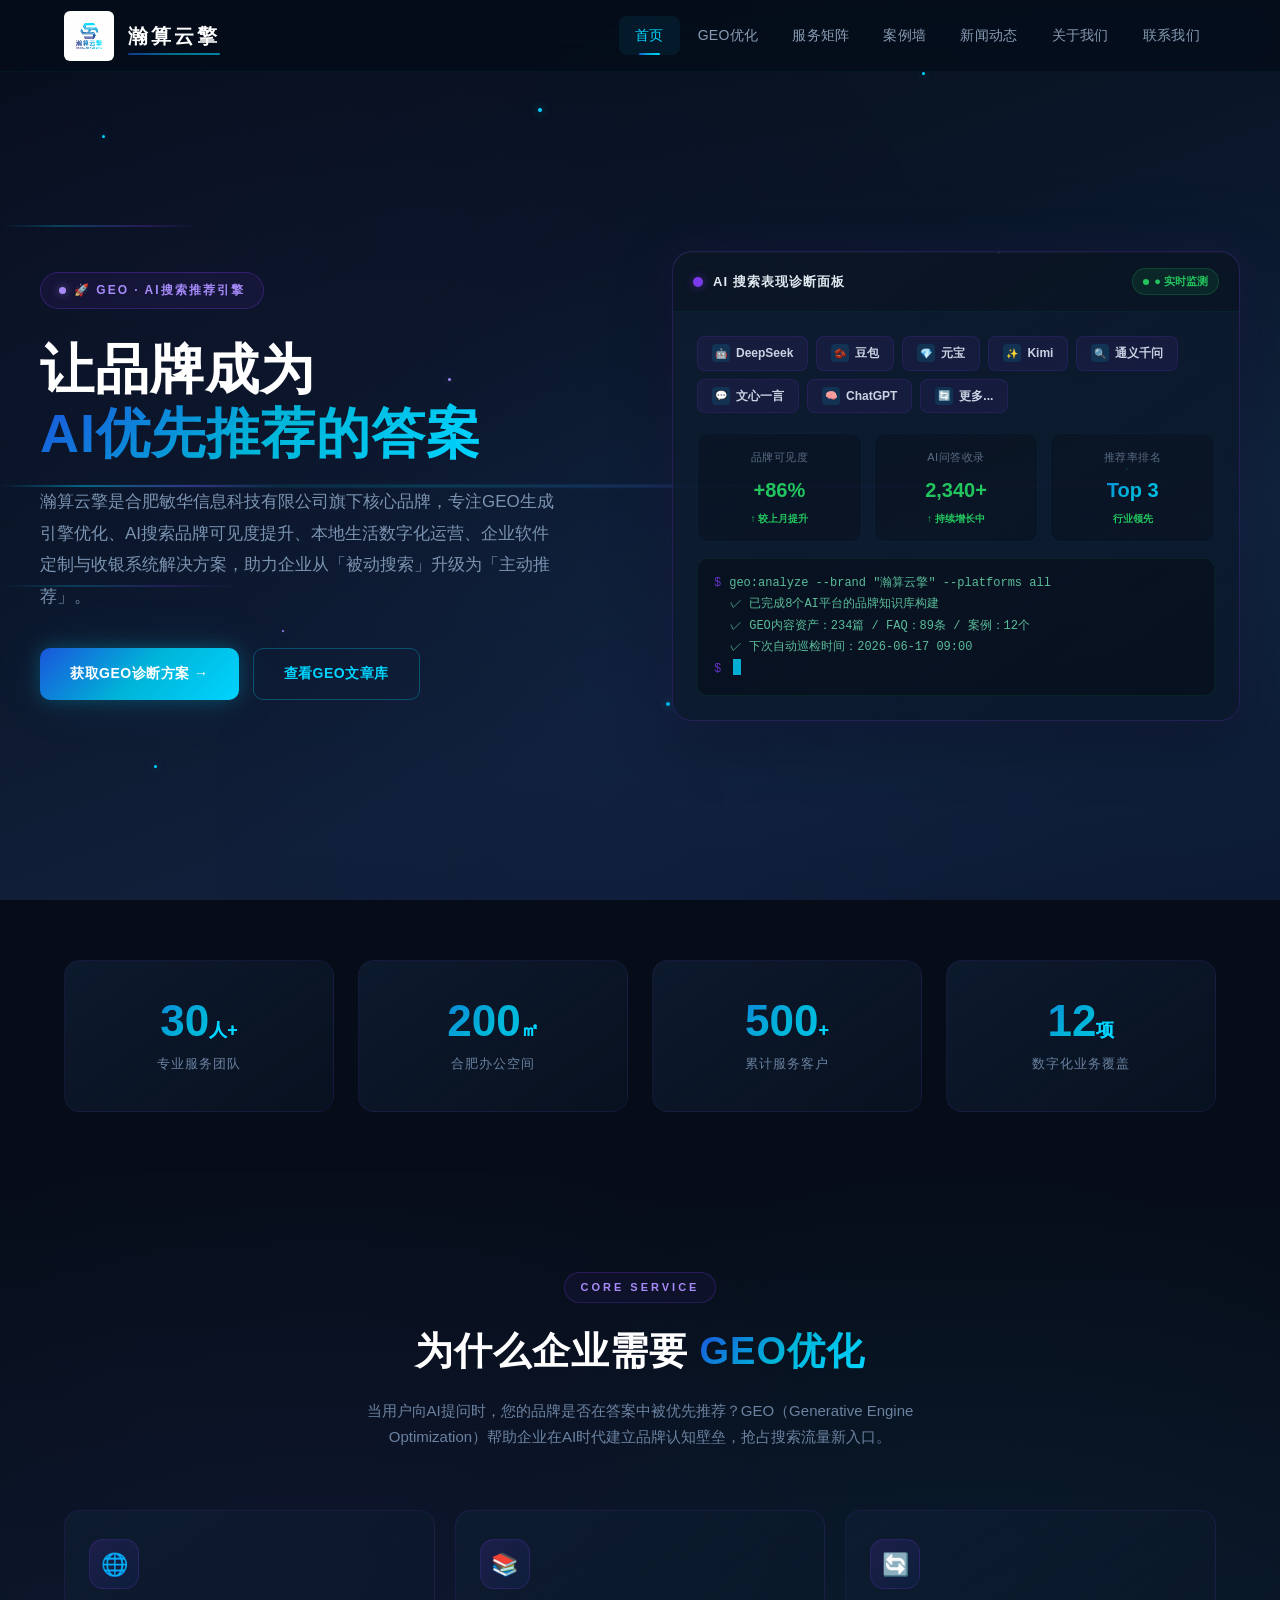
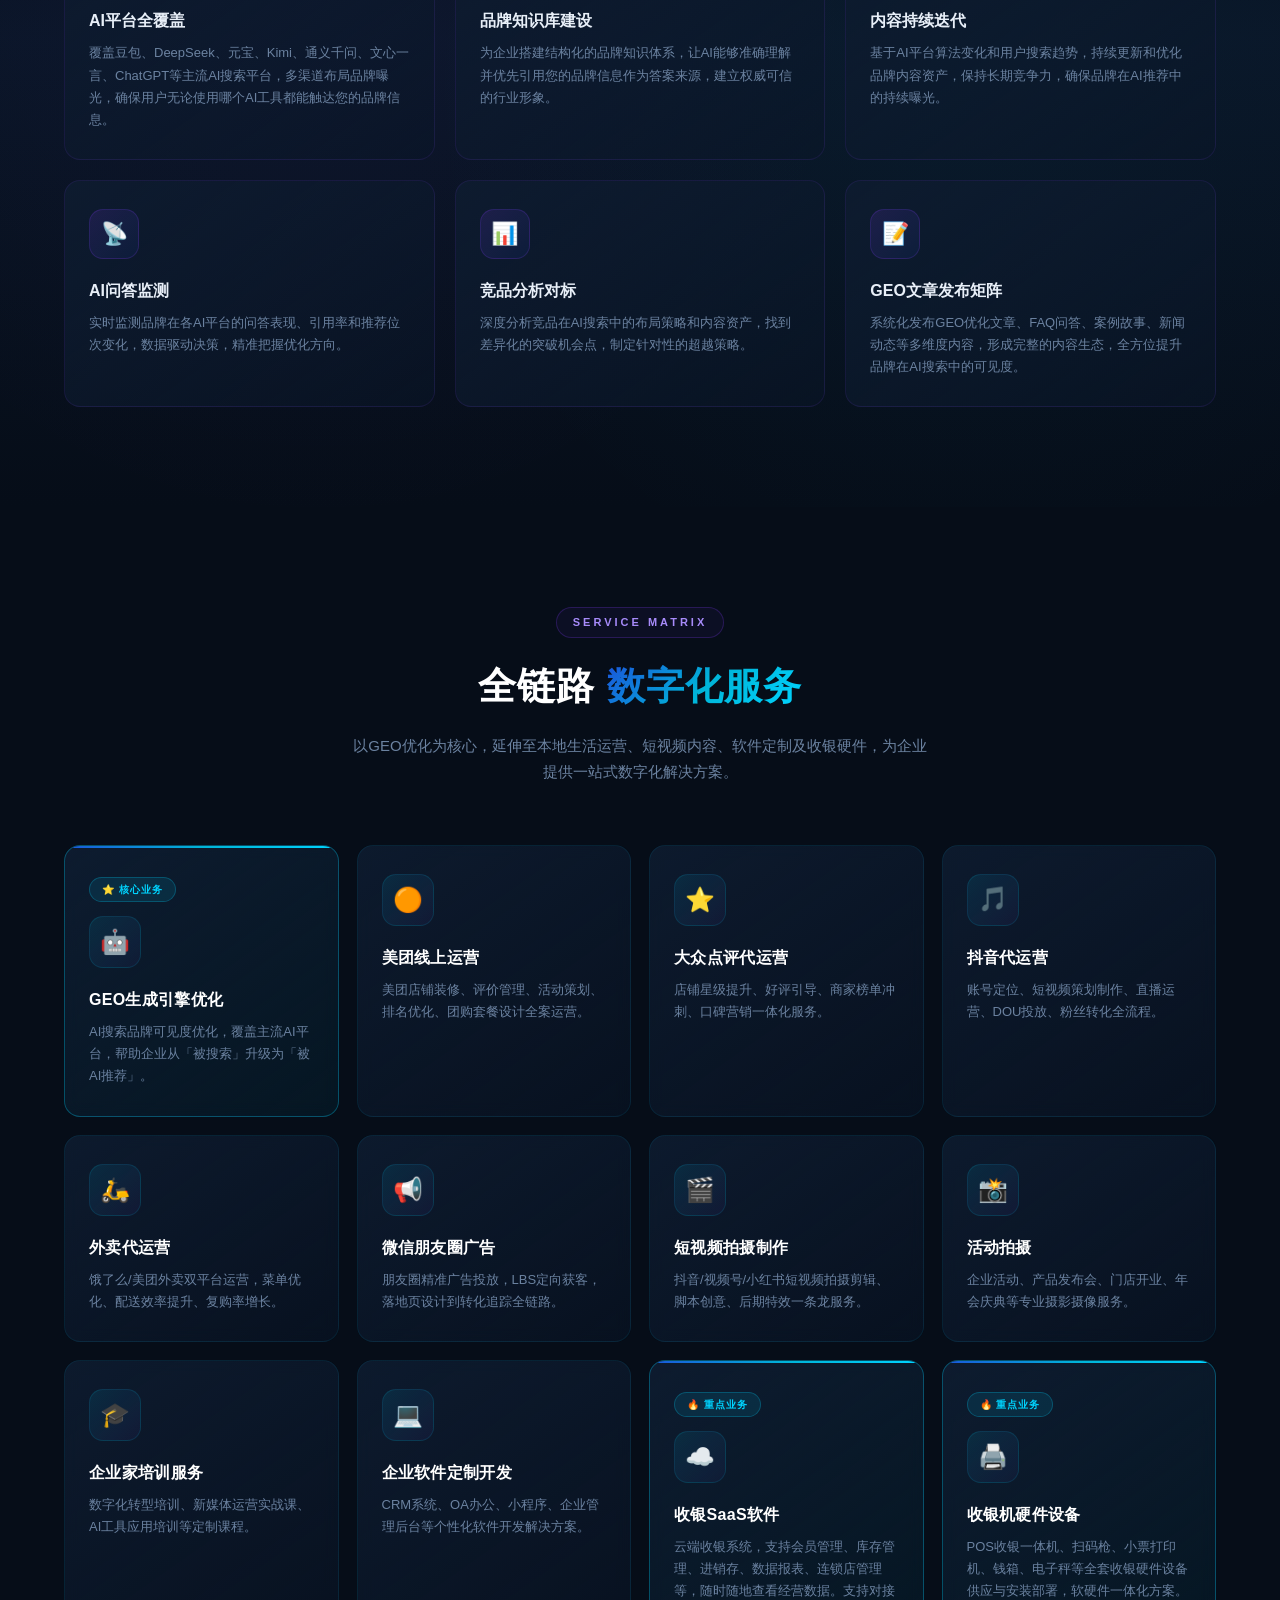
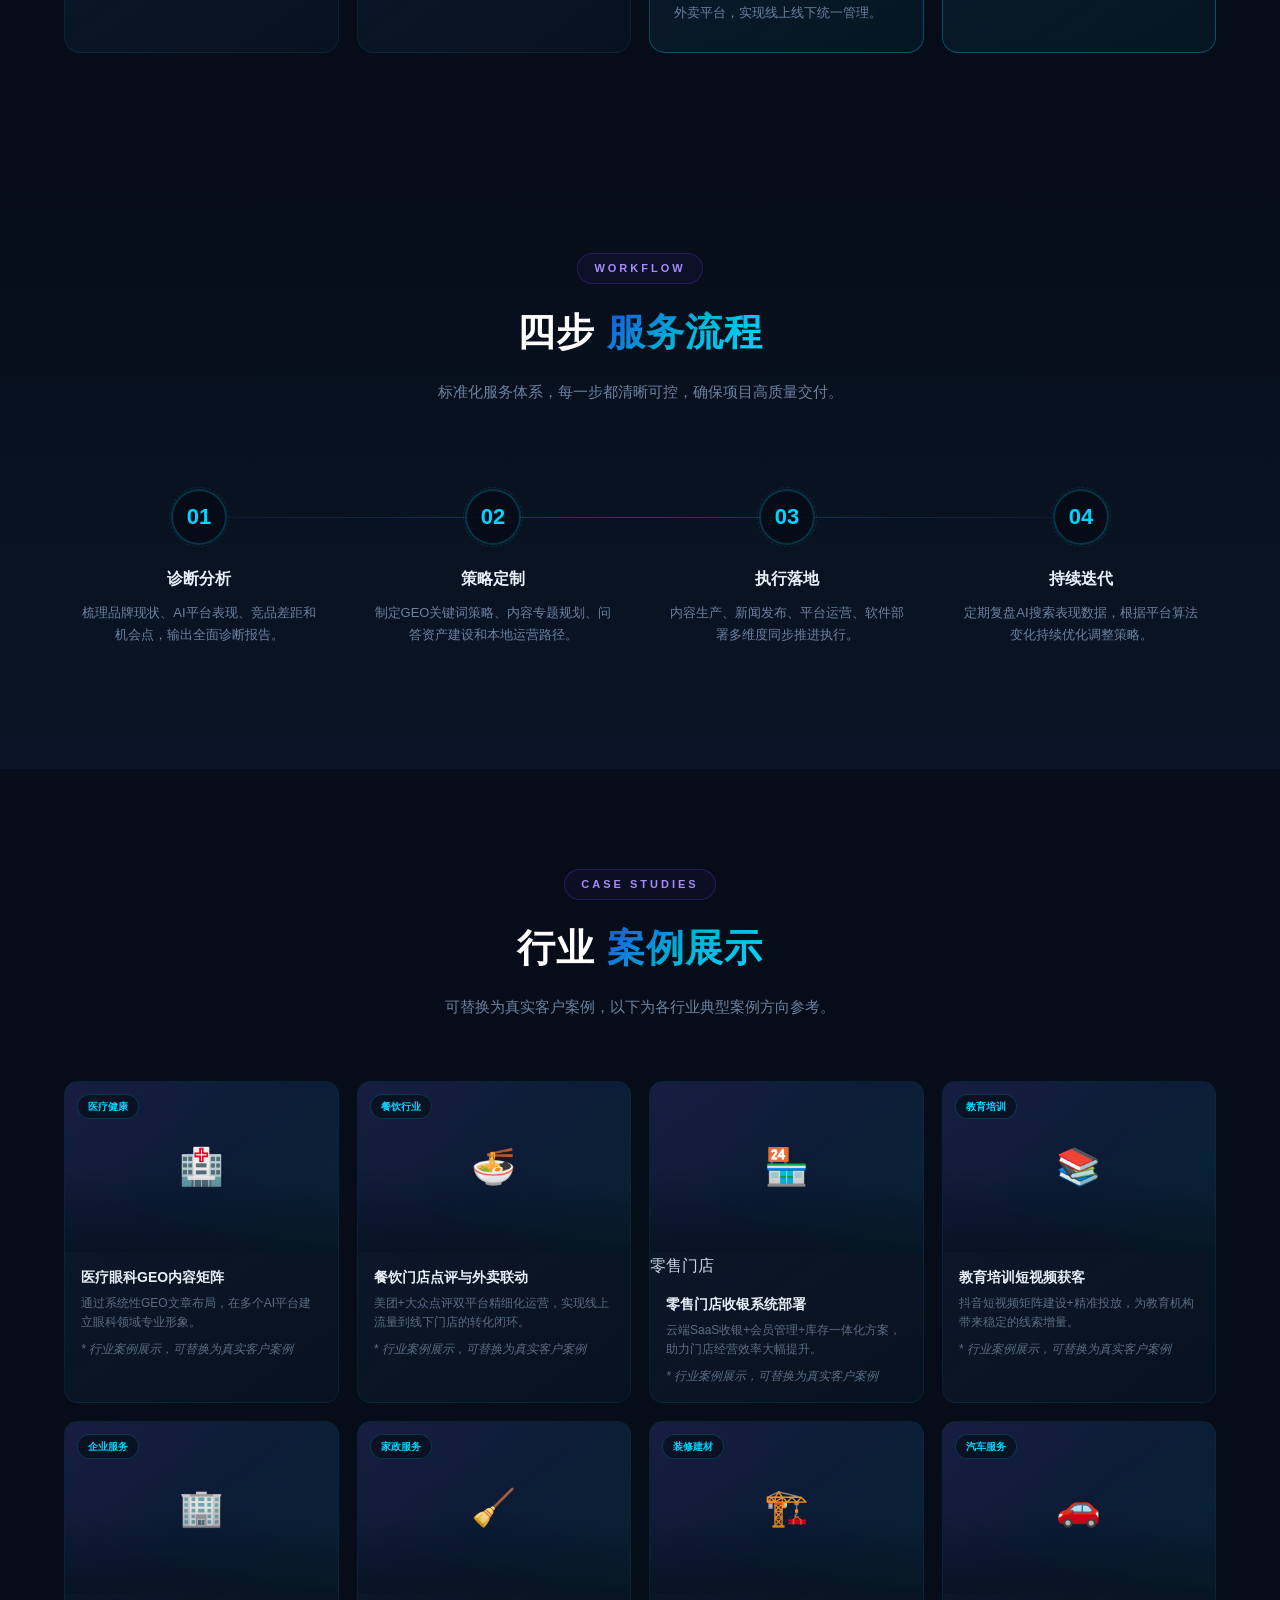
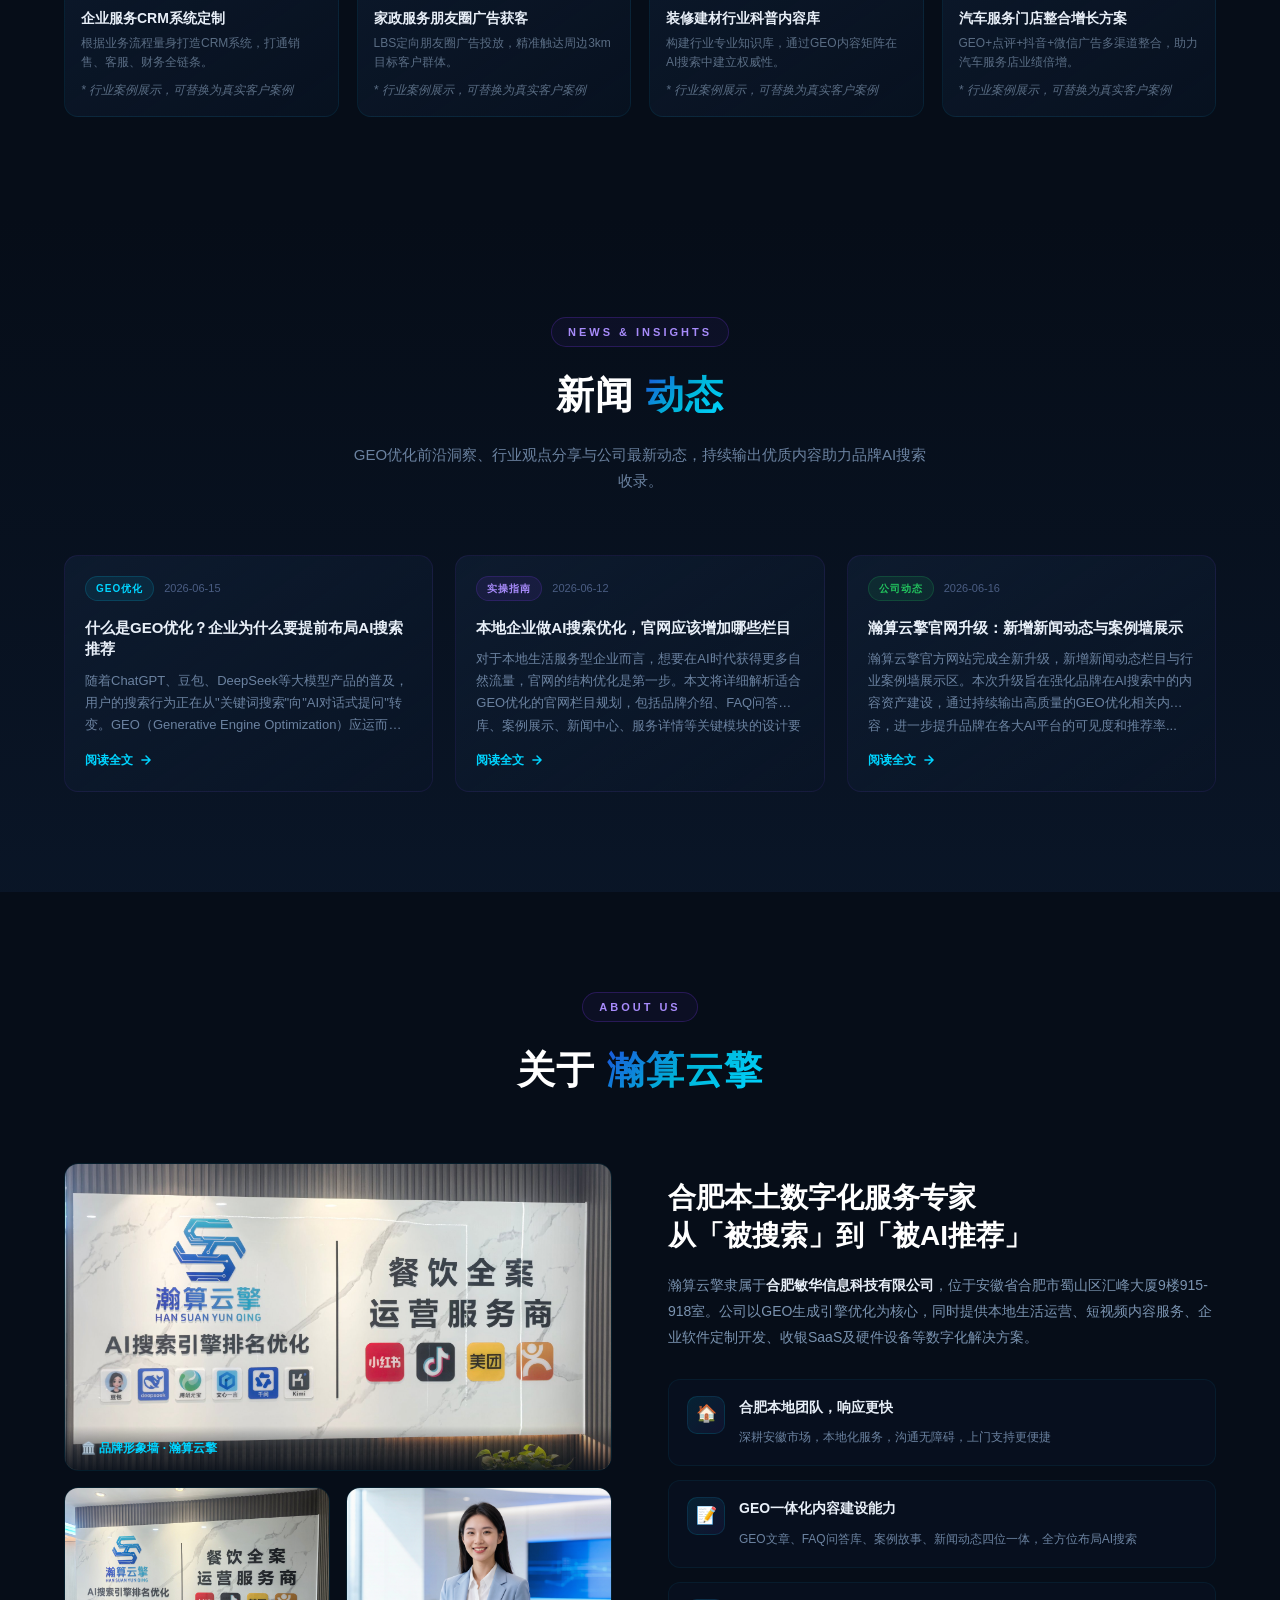
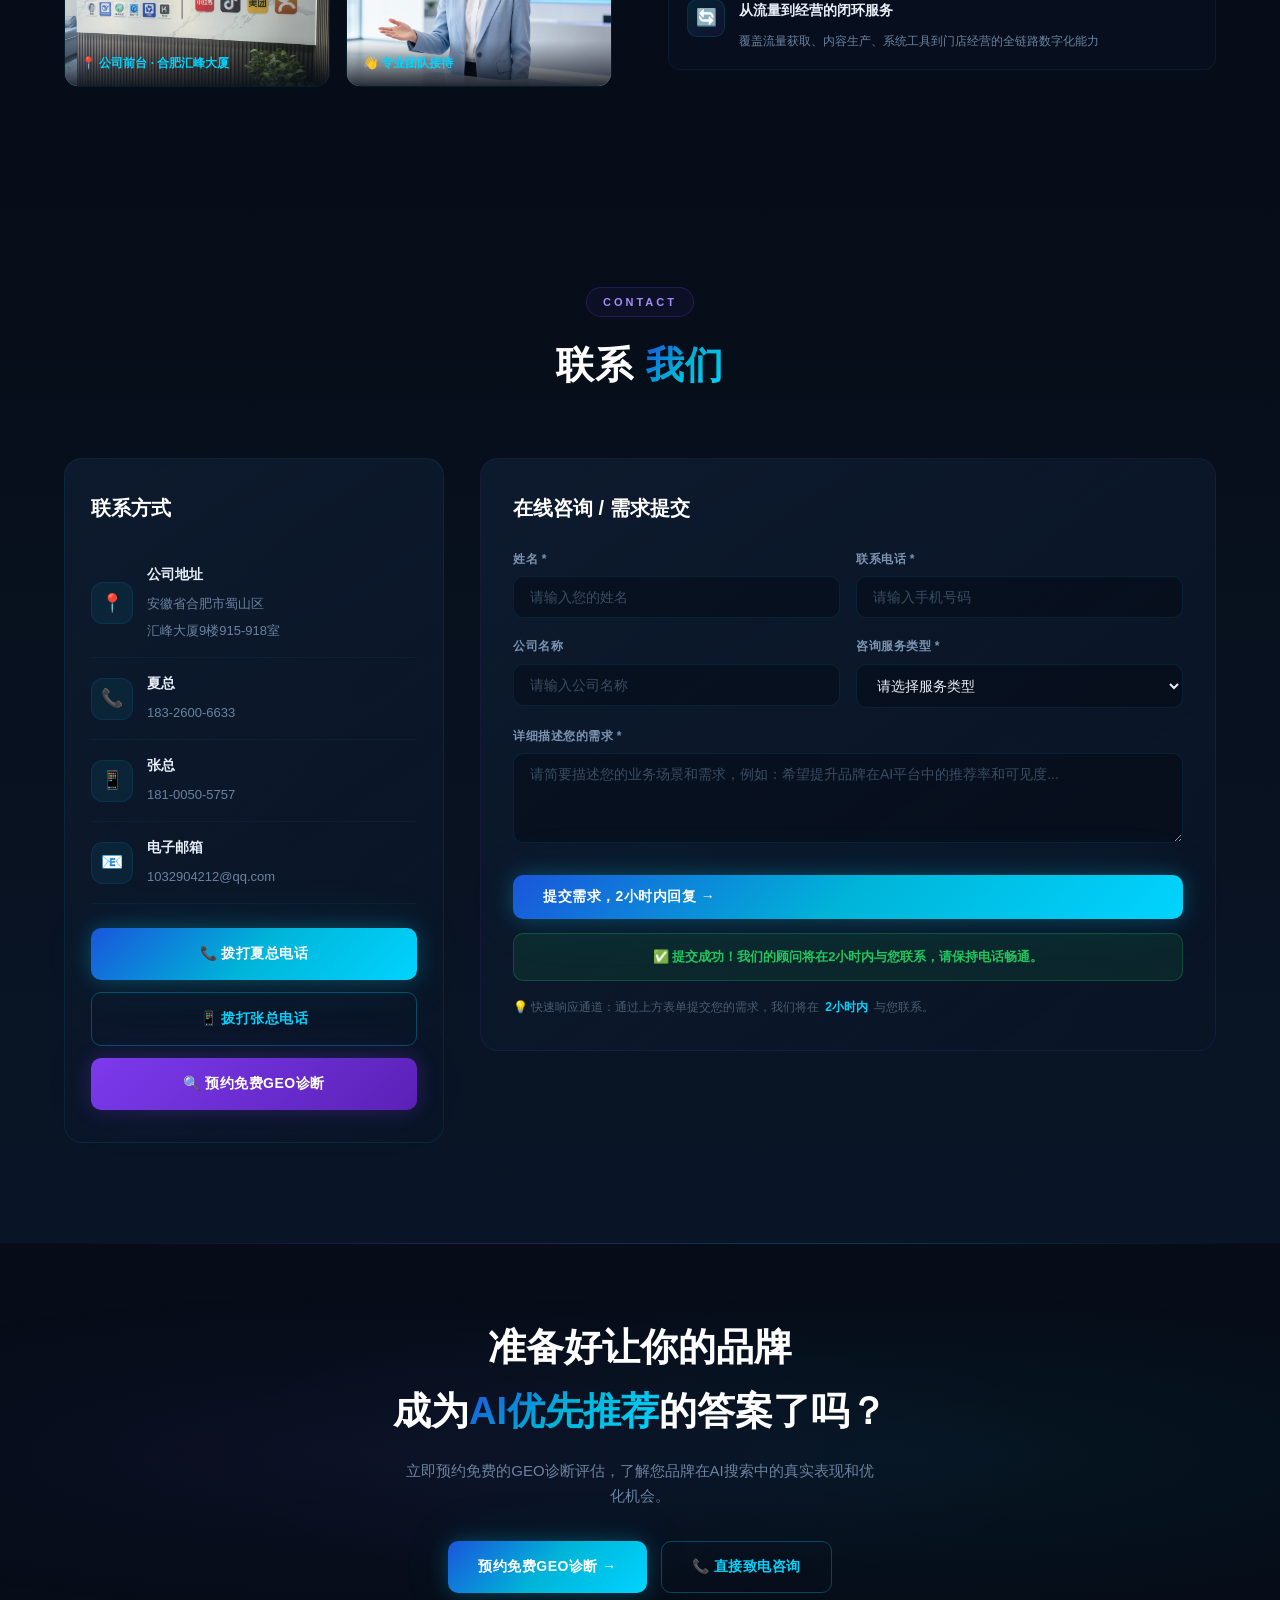
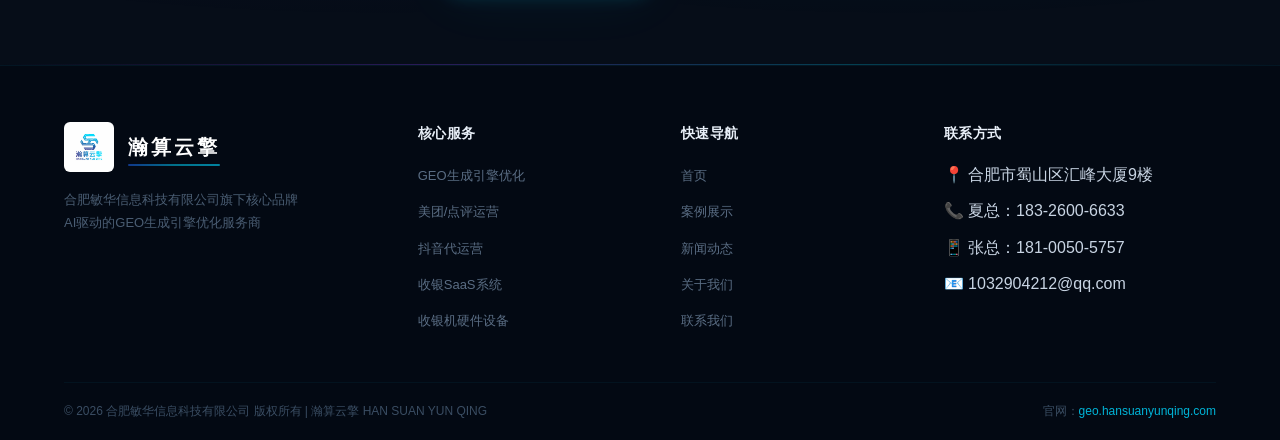
<file: index.html>
<!DOCTYPE html>
<html lang="zh-CN">
<head>
  <meta charset="UTF-8">
  <meta name="viewport" content="width=device-width, initial-scale=1.0">
  <title>瀚算云擎 - AI驱动的GEO生成引擎优化服务商 | 合肥敏华信息科技</title>
  <meta name="description" content="瀚算云擎是合肥敏华信息科技有限公司旗下核心品牌，专注GEO生成引擎优化、AI搜索品牌可见度、本地生活运营、软件定制与收银数字化服务，帮助企业从被搜索走向被AI推荐。">
  <link rel="stylesheet" href="styles.css">
</head>
<body>

<!-- ==================== 导航栏 ==================== -->
<nav class="navbar" id="navbar">
  <div class="nav-inner">
    <a href="#home" class="logo-group">
      <img src="logo.jpg" alt="瀚算云擎LOGO" class="logo-img">
      <span class="logo-text">瀚算云擎</span>
    </a>
    <ul class="nav-links" id="navLinks">
      <li><a href="#home" class="active">首页</a></li>
      <li><a href="#geo">GEO优化</a></li>
      <li><a href="#services">服务矩阵</a></li>
      <li><a href="#cases">案例墙</a></li>
      <li><a href="#news">新闻动态</a></li>
      <li><a href="#about">关于我们</a></li>
      <li><a href="#contact">联系我们</a></li>
    </ul>
    <button class="mobile-toggle" id="mobileToggle" aria-label="菜单">
      <span></span><span></span><span></span>
    </button>
  </div>
</nav>

<!-- ==================== 1. 首页首屏 Hero ==================== -->
<section class="hero" id="home">
  <!-- 流光束 -->
  <div class="hero-beam"></div>
  <div class="hero-beam"></div>
  <div class="hero-beam"></div>
  <!-- 扫描线 -->
  <div class="hero-scanline"></div>
  <!-- 粒子 -->
  <div class="hero-particles">
    <div class="particle"></div><div class="particle"></div><div class="particle"></div>
    <div class="particle"></div><div class="particle"></div><div class="particle"></div>
    <div class="particle"></div><div class="particle"></div><div class="particle"></div><div class="particle"></div>
  </div>

  <div class="container hero-content">
    <!-- 左侧文案 -->
    <div class="hero-left">
      <div class="hero-badge">🚀 GEO · AI搜索推荐引擎</div>
      <h1 class="hero-title">
        让品牌成为<br><span class="highlight">AI优先推荐的答案</span>
      </h1>
      <p class="hero-subtitle">
        瀚算云擎是合肥敏华信息科技有限公司旗下核心品牌，专注GEO生成引擎优化、AI搜索品牌可见度提升、本地生活数字化运营、企业软件定制与收银系统解决方案，助力企业从「被动搜索」升级为「主动推荐」。
      </p>
      <div class="hero-buttons">
        <a href="#contact" class="btn btn-primary">获取GEO诊断方案 →</a>
        <a href="#news" class="btn btn-outline">查看GEO文章库</a>
      </div>
    </div>

    <!-- 右侧：AI诊断面板视觉 -->
    <div class="hero-panel">
      <div class="panel-header">
        <div class="panel-title-group">
          <span class="panel-dot"></span>
          <span class="panel-name">AI 搜索表现诊断面板</span>
        </div>
        <span class="panel-status">● 实时监测</span>
      </div>
      <div class="panel-body">
        <!-- AI平台覆盖 -->
        <div class="ai-platform-row">
          <span class="ai-platform-chip"><span class="chip-icon">🤖</span> DeepSeek</span>
          <span class="ai-platform-chip"><span class="chip-icon">🫘</span> 豆包</span>
          <span class="ai-platform-chip"><span class="chip-icon">💎</span> 元宝</span>
          <span class="ai-platform-chip"><span class="chip-icon">✨</span> Kimi</span>
          <span class="ai-platform-chip"><span class="chip-icon">🔍</span> 通义千问</span>
          <span class="ai-platform-chip"><span class="chip-icon">💬</span> 文心一言</span>
          <span class="ai-platform-chip"><span class="chip-icon">🧠</span> ChatGPT</span>
          <span class="ai-platform-chip"><span class="chip-icon">🔄</span> 更多...</span>
        </div>

        <!-- 数据行 -->
        <div class="panel-data-row">
          <div class="data-cell">
            <div class="data-cell-label">品牌可见度</div>
            <div class="data-cell-value up">+86%</div>
            <div class="data-cell-trend">↑ 较上月提升</div>
          </div>
          <div class="data-cell">
            <div class="data-cell-label">AI问答收录</div>
            <div class="data-cell-value up">2,340+</div>
            <div class="data-cell-trend">↑ 持续增长中</div>
          </div>
          <div class="data-cell">
            <div class="data-cell-label">推荐率排名</div>
            <div class="data-cell-value">Top 3</div>
            <div class="data-cell-trend">行业领先</div>
          </div>
        </div>

        <!-- 终端模拟 -->
        <div class="panel-terminal">
          <div class="terminal-line"><span class="terminal-prompt">$</span> geo:analyze --brand "瀚算云擎" --platforms all</div>
          <div class="terminal-line"><span style="color:#6ee7b7;margin-left:16px;">✓ 已完成8个AI平台的品牌知识库构建</span></div>
          <div class="terminal-line"><span style="color:#6ee7b7;margin-left:16px;">✓ GEO内容资产：234篇 / FAQ：89条 / 案例：12个</span></div>
          <div class="terminal-line"><span style="color:#6ee7b7;margin-left:16px;">✓ 下次自动巡检时间：2026-06-17 09:00</span></div>
          <div class="terminal-line"><span class="terminal-prompt">$</span> <span class="terminal-caret"></span></div>
        </div>
      </div>
    </div>
  </div>
</section>

<!-- ==================== 2. 数据展示条 ==================== -->
<section class="stats-bar" id="stats">
  <div class="container">
    <div class="stats-grid animate-in">
      <div class="stat-item">
        <div class="stat-number"><span class="num-counter" data-target="30">0</span><span class="stat-unit">人+</span></div>
        <div class="stat-label">专业服务团队</div>
      </div>
      <div class="stat-item">
        <div class="stat-number"><span class="num-counter" data-target="200">0</span><span class="stat-unit">㎡</span></div>
        <div class="stat-label">合肥办公空间</div>
      </div>
      <div class="stat-item">
        <div class="stat-number"><span class="num-counter" data-target="500">0</span><span class="stat-unit">+</span></div>
        <div class="stat-label">累计服务客户</div>
      </div>
      <div class="stat-item">
        <div class="stat-number"><span class="num-counter" data-target="12">0</span><span class="stat-unit">项</span></div>
        <div class="stat-label">数字化业务覆盖</div>
      </div>
    </div>
  </div>
</section>

<!-- ==================== 3. GEO优化核心板块 ==================== -->
<section class="geo-section" id="geo">
  <div class="container">
    <div class="section-header animate-in">
      <div class="section-tag">CORE SERVICE</div>
      <h2 class="section-title">为什么企业需要 <span class="hl">GEO优化</span></h2>
      <p class="section-desc">当用户向AI提问时，您的品牌是否在答案中被优先推荐？GEO（Generative Engine Optimization）帮助企业在AI时代建立品牌认知壁垒，抢占搜索流量新入口。</p>
    </div>
    <div class="geo-features-grid">
      <div class="geo-feature-card animate-in animate-delay-1">
        <div class="geo-f-icon">🌐</div>
        <h4>AI平台全覆盖</h4>
        <p>覆盖豆包、DeepSeek、元宝、Kimi、通义千问、文心一言、ChatGPT等主流AI搜索平台，多渠道布局品牌曝光，确保用户无论使用哪个AI工具都能触达您的品牌信息。</p>
      </div>
      <div class="geo-feature-card animate-in animate-delay-2">
        <div class="geo-f-icon">📚</div>
        <h4>品牌知识库建设</h4>
        <p>为企业搭建结构化的品牌知识体系，让AI能够准确理解并优先引用您的品牌信息作为答案来源，建立权威可信的行业形象。</p>
      </div>
      <div class="geo-feature-card animate-in animate-delay-3">
        <div class="geo-f-icon">🔄</div>
        <h4>内容持续迭代</h4>
        <p>基于AI平台算法变化和用户搜索趋势，持续更新和优化品牌内容资产，保持长期竞争力，确保品牌在AI推荐中的持续曝光。</p>
      </div>
      <div class="geo-feature-card animate-in animate-delay-1">
        <div class="geo-f-icon">📡</div>
        <h4>AI问答监测</h4>
        <p>实时监测品牌在各AI平台的问答表现、引用率和推荐位次变化，数据驱动决策，精准把握优化方向。</p>
      </div>
      <div class="geo-feature-card animate-in animate-delay-2">
        <div class="geo-f-icon">📊</div>
        <h4>竞品分析对标</h4>
        <p>深度分析竞品在AI搜索中的布局策略和内容资产，找到差异化的突破机会点，制定针对性的超越策略。</p>
      </div>
      <div class="geo-feature-card animate-in animate-delay-3">
        <div class="geo-f-icon">📝</div>
        <h4>GEO文章发布矩阵</h4>
        <p>系统化发布GEO优化文章、FAQ问答、案例故事、新闻动态等多维度内容，形成完整的内容生态，全方位提升品牌在AI搜索中的可见度。</p>
      </div>
    </div>
  </div>
</section>

<!-- ==================== 4. 服务矩阵 ==================== -->
<section class="services-section" id="services">
  <div class="container">
    <div class="section-header animate-in">
      <div class="section-tag">SERVICE MATRIX</div>
      <h2 class="section-title">全链路 <span class="hl">数字化服务</span></h2>
      <p class="section-desc">以GEO优化为核心，延伸至本地生活运营、短视频内容、软件定制及收银硬件，为企业提供一站式数字化解决方案。</p>
    </div>
    <div class="services-grid">

      <!-- 核心业务：GEO -->
      <div class="service-card featured animate-in animate-delay-1">
        <span class="featured-badge">⭐ 核心业务</span>
        <div class="svc-icon">🤖</div>
        <h3>GEO生成引擎优化</h3>
        <p>AI搜索品牌可见度优化，覆盖主流AI平台，帮助企业从「被搜索」升级为「被AI推荐」。</p>
      </div>

      <!-- 本地生活服务 -->
      <div class="service-card animate-in animate-delay-1">
        <div class="svc-icon">🟠</div>
        <h3>美团线上运营</h3>
        <p>美团店铺装修、评价管理、活动策划、排名优化、团购套餐设计全案运营。</p>
      </div>
      <div class="service-card animate-in animate-delay-2">
        <div class="svc-icon">⭐</div>
        <h3>大众点评代运营</h3>
        <p>店铺星级提升、好评引导、商家榜单冲刺、口碑营销一体化服务。</p>
      </div>
      <div class="service-card animate-in animate-delay-3">
        <div class="svc-icon">🎵</div>
        <h3>抖音代运营</h3>
        <p>账号定位、短视频策划制作、直播运营、DOU投放、粉丝转化全流程。</p>
      </div>
      <div class="service-card animate-in animate-delay-1">
        <div class="svc-icon">🛵</div>
        <h3>外卖代运营</h3>
        <p>饿了么/美团外卖双平台运营，菜单优化、配送效率提升、复购率增长。</p>
      </div>
      <div class="service-card animate-in animate-delay-2">
        <div class="svc-icon">📢</div>
        <h3>微信朋友圈广告</h3>
        <p>朋友圈精准广告投放，LBS定向获客，落地页设计到转化追踪全链路。</p>
      </div>
      <div class="service-card animate-in animate-delay-3">
        <div class="svc-icon">🎬</div>
        <h3>短视频拍摄制作</h3>
        <p>抖音/视频号/小红书短视频拍摄剪辑、脚本创意、后期特效一条龙服务。</p>
      </div>
      <div class="service-card animate-in animate-delay-1">
        <div class="svc-icon">📸</div>
        <h3>活动拍摄</h3>
        <p>企业活动、产品发布会、门店开业、年会庆典等专业摄影摄像服务。</p>
      </div>
      <div class="service-card animate-in animate-delay-2">
        <div class="svc-icon">🎓</div>
        <h3>企业家培训服务</h3>
        <p>数字化转型培训、新媒体运营实战课、AI工具应用培训等定制课程。</p>
      </div>
      <div class="service-card animate-in animate-delay-3">
        <div class="svc-icon">💻</div>
        <h3>企业软件定制开发</h3>
        <p>CRM系统、OA办公、小程序、企业管理后台等个性化软件开发解决方案。</p>
      </div>

      <!-- 重点业务：收银SaaS + 收银机 -->
      <div class="service-card featured animate-in animate-delay-1">
        <span class="featured-badge">🔥 重点业务</span>
        <div class="svc-icon">☁️</div>
        <h3>收银SaaS软件</h3>
        <p>云端收银系统，支持会员管理、库存管理、进销存、数据报表、连锁店管理等，随时随地查看经营数据。支持对接外卖平台，实现线上线下统一管理。</p>
      </div>
      <div class="service-card featured animate-in animate-delay-2">
        <span class="featured-badge">🔥 重点业务</span>
        <div class="svc-icon">🖨️</div>
        <h3>收银机硬件设备</h3>
        <p>POS收银一体机、扫码枪、小票打印机、钱箱、电子秤等全套收银硬件设备供应与安装部署，软硬件一体化方案。</p>
      </div>

    </div>
  </div>
</section>

<!-- ==================== 5. 四步服务流程 ==================== -->
<section class="process-section" id="process">
  <div class="container">
    <div class="section-header animate-in">
      <div class="section-tag">WORKFLOW</div>
      <h2 class="section-title">四步 <span class="hl">服务流程</span></h2>
      <p class="section-desc">标准化服务体系，每一步都清晰可控，确保项目高质量交付。</p>
    </div>
    <div class="process-steps">
      <div class="step-card animate-in animate-delay-1">
        <div class="step-num">
          <span class="num-ring"></span>01
        </div>
        <h4>诊断分析</h4>
        <p>梳理品牌现状、AI平台表现、竞品差距和机会点，输出全面诊断报告。</p>
      </div>
      <div class="step-card animate-in animate-delay-2">
        <div class="step-num">
          <span class="num-ring"></span>02
        </div>
        <h4>策略定制</h4>
        <p>制定GEO关键词策略、内容专题规划、问答资产建设和本地运营路径。</p>
      </div>
      <div class="step-card animate-in animate-delay-3">
        <div class="step-num">
          <span class="num-ring"></span>03
        </div>
        <h4>执行落地</h4>
        <p>内容生产、新闻发布、平台运营、软件部署多维度同步推进执行。</p>
      </div>
      <div class="step-card animate-in animate-delay-4">
        <div class="step-num">
          <span class="num-ring"></span>04
        </div>
        <h4>持续迭代</h4>
        <p>定期复盘AI搜索表现数据，根据平台算法变化持续优化调整策略。</p>
      </div>
    </div>
  </div>
</section>

<!-- ==================== 6. 案例墙 ==================== -->
<section class="cases-section" id="cases">
  <div class="container">
    <div class="section-header animate-in">
      <div class="section-tag">CASE STUDIES</div>
      <h2 class="section-title">行业 <span class="hl">案例展示</span></h2>
      <p class="section-desc">可替换为真实客户案例，以下为各行业典型案例方向参考。</p>
    </div>
    <div class="cases-grid">
      <div class="case-card animate-in animate-delay-1">
        <div class="case-cover">🏥</div>
        <span class="case-industry-tag">医疗健康</span>
        <div class="case-info">
          <h4>医疗眼科GEO内容矩阵</h4>
          <p>通过系统性GEO文章布局，在多个AI平台建立眼科领域专业形象。</p>
          <p class="case-note">* 行业案例展示，可替换为真实客户案例</p>
        </div>
      </div>
      <div class="case-card animate-in animate-delay-2">
        <div class="case-cover">🍜</div>
        <span class="case-industry-tag">餐饮行业</span>
        <div class="case-info">
          <h4>餐饮门店点评与外卖联动</h4>
          <p>美团+大众点评双平台精细化运营，实现线上流量到线下门店的转化闭环。</p>
          <p class="case-note">* 行业案例展示，可替换为真实客户案例</p>
        </div>
      </div>
      <div class="case-card animate-in animate-delay-3">
        <div class="case-cover">🏪</div>
        <span case-industry-tag>零售门店</span>
        <div class="case-info">
          <h4>零售门店收银系统部署</h4>
          <p>云端SaaS收银+会员管理+库存一体化方案，助力门店经营效率大幅提升。</p>
          <p class="case-note">* 行业案例展示，可替换为真实客户案例</p>
        </div>
      </div>
      <div class="case-card animate-in animate-delay-4">
        <div class="case-cover">📚</div>
        <span class="case-industry-tag">教育培训</span>
        <div class="case-info">
          <h4>教育培训短视频获客</h4>
          <p>抖音短视频矩阵建设+精准投放，为教育机构带来稳定的线索增量。</p>
          <p class="case-note">* 行业案例展示，可替换为真实客户案例</p>
        </div>
      </div>
      <div class="case-card animate-in animate-delay-1">
        <div class="case-cover">🏢</div>
        <span class="case-industry-tag">企业服务</span>
        <div class="case-info">
          <h4>企业服务CRM系统定制</h4>
          <p>根据业务流程量身打造CRM系统，打通销售、客服、财务全链条。</p>
          <p class="case-note">* 行业案例展示，可替换为真实客户案例</p>
        </div>
      </div>
      <div class="case-card animate-in animate-delay-2">
        <div class="case-cover">🧹</div>
        <span class="case-industry-tag">家政服务</span>
        <div class="case-info">
          <h4>家政服务朋友圈广告获客</h4>
        <p>LBS定向朋友圈广告投放，精准触达周边3km目标客户群体。</p>
          <p class="case-note">* 行业案例展示，可替换为真实客户案例</p>
        </div>
      </div>
      <div class="case-card animate-in animate-delay-3">
        <div class="case-cover">🏗️</div>
        <span class="case-industry-tag">装修建材</span>
        <div class="case-info">
          <h4>装修建材行业科普内容库</h4>
          <p>构建行业专业知识库，通过GEO内容矩阵在AI搜索中建立权威性。</p>
          <p class="case-note">* 行业案例展示，可替换为真实客户案例</p>
        </div>
      </div>
      <div class="case-card animate-in animate-delay-4">
        <div class="case-cover">🚗</div>
        <span class="case-industry-tag">汽车服务</span>
        <div class="case-info">
          <h4>汽车服务门店整合增长方案</h4>
          <p>GEO+点评+抖音+微信广告多渠道整合，助力汽车服务店业绩倍增。</p>
          <p class="case-note">* 行业案例展示，可替换为真实客户案例</p>
        </div>
      </div>
    </div>
  </div>
</section>

<!-- ==================== 7. 新闻动态 ==================== -->
<section class="news-section" id="news">
  <div class="container">
    <div class="section-header animate-in">
      <div class="section-tag">NEWS & INSIGHTS</div>
      <h2 class="section-title">新闻 <span class="hl">动态</span></h2>
      <p class="section-desc">GEO优化前沿洞察、行业观点分享与公司最新动态，持续输出优质内容助力品牌AI搜索收录。</p>
    </div>
    <div class="news-grid">

      <!-- 文章1 -->
      <article class="news-card animate-in animate-delay-1">
        <div class="news-meta">
          <span class="news-category news-cat-geo">GEO优化</span>
          <span class="news-date">2026-06-15</span>
        </div>
        <div class="news-body">
          <h4>什么是GEO优化？企业为什么要提前布局AI搜索推荐</h4>
          <p class="news-excerpt">随着ChatGPT、豆包、DeepSeek等大模型产品的普及，用户的搜索行为正在从"关键词搜索"向"AI对话式提问"转变。GEO（Generative Engine Optimization）应运而生——它是一种全新的数字营销方法论，旨在帮助企业在AI生成的回答中获得优先展示和推荐...</p>
          <a href="#" class="news-read-more">阅读全文 <svg width="14" height="14" viewBox="0 0 24 24" fill="none" stroke="currentColor" stroke-width="2.5" stroke-linecap="round" stroke-linejoin="round"><path d="M5 12h14M12 5l7 7-7 7"/></svg></a>
        </div>
      </article>

      <!-- 文章2 -->
      <article class="news-card animate-in animate-delay-2">
        <div class="news-meta">
          <span class="news-category news-cat-guide">实操指南</span>
          <span class="news-date">2026-06-12</span>
        </div>
        <div class="news-body">
          <h4>本地企业做AI搜索优化，官网应该增加哪些栏目</h4>
          <p class="news-excerpt">对于本地生活服务型企业而言，想要在AI时代获得更多自然流量，官网的结构优化是第一步。本文将详细解析适合GEO优化的官网栏目规划，包括品牌介绍、FAQ问答库、案例展示、新闻中心、服务详情等关键模块的设计要点...</p>
          <a href="#" class="news-read-more">阅读全文 <svg width="14" height="14" viewBox="0 0 24 24" fill="none" stroke="currentColor" stroke-width="2.5" stroke-linecap="round" stroke-linejoin="round"><path d="M5 12h14M12 5l7 7-7 7"/></svg></a>
        </div>
      </article>

      <!-- 文章3 -->
      <article class="news-card animate-in animate-delay-3">
        <div class="news-meta">
          <span class="news-category news-cat-update">公司动态</span>
          <span class="news-date">2026-06-16</span>
        </div>
        <div class="news-body">
          <h4>瀚算云擎官网升级：新增新闻动态与案例墙展示</h4>
          <p class="news-excerpt">瀚算云擎官方网站完成全新升级，新增新闻动态栏目与行业案例墙展示区。本次升级旨在强化品牌在AI搜索中的内容资产建设，通过持续输出高质量的GEO优化相关内容，进一步提升品牌在各大AI平台的可见度和推荐率...</p>
          <a href="#" class="news-read-more">阅读全文 <svg width="14" height="14" viewBox="0 0 24 24" fill="none" stroke="currentColor" stroke-width="2.5" stroke-linecap="round" stroke-linejoin="round"><path d="M5 12h14M12 5l7 7-7 7"/></svg></a>
        </div>
      </article>

    </div>
  </div>
</section>

<!-- ==================== 8. 关于我们（首页精简版） ==================== -->
<section class="about-preview" id="about">
  <div class="container">
    <div class="section-header animate-in">
      <div class="section-tag">ABOUT US</div>
      <h2 class="section-title">关于 <span class="hl">瀚算云擎</span></h2>
    </div>
    <div class="about-layout">
      <!-- 左侧：公司照片 -->
      <div class="about-photo-area animate-in slideInLeft">
        <div class="photo-card large">
          <img src="brand-wall.jpg" alt="瀚算云擎品牌墙">
          <div class="photo-overlay">🏛️ 品牌形象墙 · 瀚算云擎</div>
        </div>
        <div class="photo-row">
          <div class="photo-card medium">
            <img src="office-environment.jpg" alt="瀚算云擎公司前台环境">
            <div class="photo-overlay">📍 公司前台 · 合肥汇峰大厦</div>
          </div>
          <div class="photo-card medium">
            <img src="receptionist.png" alt="瀚算云擎前台接待">
            <div class="photo-overlay">👋 专业团队接待</div>
          </div>
        </div>
      </div>

      <!-- 右侧：文字介绍 -->
      <div class="about-content animate-in slideInRight">
        <h3>合肥本土数字化服务专家<br>从「被搜索」到「被AI推荐」</h3>
        <p>瀚算云擎隶属于<strong style="color:#e8eff8;">合肥敏华信息科技有限公司</strong>，位于安徽省合肥市蜀山区汇峰大厦9楼915-918室。公司以GEO生成引擎优化为核心，同时提供本地生活运营、短视频内容服务、企业软件定制开发、收银SaaS及硬件设备等数字化解决方案。</p>
        <div class="advantage-list">
          <div class="advantage-item">
            <div class="av-icon">🏠</div>
            <div class="av-text">
              <strong>合肥本地团队，响应更快</strong>
              <span>深耕安徽市场，本地化服务，沟通无障碍，上门支持更便捷</span>
            </div>
          </div>
          <div class="advantage-item">
            <div class="av-icon">📝</div>
            <div class="av-text">
              <strong>GEO一体化内容建设能力</strong>
              <span>GEO文章、FAQ问答库、案例故事、新闻动态四位一体，全方位布局AI搜索</span>
            </div>
          </div>
          <div class="advantage-item">
            <div class="av-icon">🔄</div>
            <div class="av-text">
              <strong>从流量到经营的闭环服务</strong>
              <span>覆盖流量获取、内容生产、系统工具到门店经营的全链路数字化能力</span>
            </div>
          </div>
        </div>
      </div>
    </div>
  </div>
</section>

<!-- ==================== 9. 联系我们 ==================== -->
<section class="contact-preview" id="contact">
  <div class="container">
    <div class="section-header animate-in">
      <div class="section-tag">CONTACT</div>
      <h2 class="section-title">联系 <span class="hl">我们</span></h2>
    </div>
    <div class="contact-layout">
      <!-- 左侧：联系方式 -->
      <div class="contact-info-panel animate-in">
        <h3>联系方式</h3>
        <div class="contact-method">
          <div class="cm-icon">📍</div>
          <div class="cm-text">
            <strong>公司地址</strong>
            <span>安徽省合肥市蜀山区<br>汇峰大厦9楼915-918室</span>
          </div>
        </div>
        <div class="contact-method">
          <div class="cm-icon">📞</div>
          <div class="cm-text">
            <strong>夏总</strong>
            <span>183-2600-6633</span>
          </div>
        </div>
        <div class="contact-method">
          <div class="cm-icon">📱</div>
          <div class="cm-text">
            <strong>张总</strong>
            <span>181-0050-5757</span>
          </div>
        </div>
        <div class="contact-method">
          <div class="cm-icon">📧</div>
          <div class="cm-text">
            <strong>电子邮箱</strong>
            <span>1032904212@qq.com</span>
          </div>
        </div>
        <div class="contact-actions">
          <a href="tel:18326006633" class="btn btn-primary">📞 拨打夏总电话</a>
          <a href="tel:18100505757" class="btn btn-outline">📱 拨打张总电话</a>
          <a href="#contactForm" class="btn btn-purple">🔍 预约免费GEO诊断</a>
        </div>
      </div>

      <!-- 右侧：快速咨询表单 -->
      <div class="quick-form animate-in" id="contactForm">
        <h3>在线咨询 / 需求提交</h3>
        <form id="consultForm">
          <div class="form-row">
            <div class="form-group">
              <label>姓名 *</label>
              <input type="text" placeholder="请输入您的姓名" required>
            </div>
            <div class="form-group">
              <label>联系电话 *</label>
              <input type="tel" placeholder="请输入手机号码" required>
            </div>
          </div>
          <div class="form-row">
            <div class="form-group">
              <label>公司名称</label>
              <input type="text" placeholder="请输入公司名称">
            </div>
            <div class="form-group">
              <label>咨询服务类型 *</label>
              <select required>
                <option value="">请选择服务类型</option>
                <option value="geo">GEO生成引擎优化</option>
                <option value="meituan">美团线上运营</option>
                <option value="dianping">大众点评代运营</option>
                <option value="douyin">抖音代运营</option>
                <option value="waimai">外卖代运营</option>
                <option value="ad">微信朋友圈广告</option>
                <option value="video">短视频拍摄制作</option>
                <option value="event">活动拍摄</option>
                <option value="training">企业家培训</option>
                <option value="software">企业软件定制开发</option>
                <option value="pos-saas">收银SaaS软件</option>
                <option value="pos-hardware">收银机硬件设备</option>
                <option value="other">其他需求</option>
              </select>
            </div>
          </div>
          <div class="form-group">
            <label>详细描述您的需求 *</label>
            <textarea placeholder="请简要描述您的业务场景和需求，例如：希望提升品牌在AI平台中的推荐率和可见度..." required></textarea>
          </div>
          <button type="submit" class="btn btn-primary form-submit-btn">提交需求，2小时内回复 →</button>
        </form>
        <div class="form-feedback success" id="formFeedback">
          ✅ 提交成功！我们的顾问将在2小时内与您联系，请保持电话畅通。
        </div>
        <p style="font-size:12px;color:#4a5d73;margin-top:16px;display:flex;align-items:center;gap:6px;">
          💡 快速响应通道：通过上方表单提交您的需求，我们将在<strong style="color:#00d4ff;">2小时内</strong>与您联系。
        </p>
      </div>
    </div>
  </div>
</section>

<!-- ==================== CTA 底部横幅 ==================== -->
<section class="cta-banner">
  <div class="cta-glow-line top"></div>
  <div class="container">
    <h2 class="cta-title">准备好让你的品牌<br>成为<span class="hl">AI优先推荐</span>的答案了吗？</h2>
    <p class="cta-desc">立即预约免费的GEO诊断评估，了解您品牌在AI搜索中的真实表现和优化机会。</p>
    <div class="cta-buttons">
      <a href="#contact" class="btn btn-primary">预约免费GEO诊断 →</a>
      <a href="tel:18326006633" class="btn btn-outline">📞 直接致电咨询</a>
    </div>
  </div>
  <div class="cta-glow-line bottom"></div>
</section>

<!-- ==================== 页脚 ==================== -->
<footer class="footer">
  <div class="container">
    <div class="footer-main">
      <div class="footer-brand">
        <a href="#home" class="logo-group">
          <img src="logo.jpg" alt="瀚算云擎LOGO" class="logo-img">
          <span class="logo-text">瀚算云擎</span>
        </a>
        <p>合肥敏华信息科技有限公司旗下核心品牌<br>AI驱动的GEO生成引擎优化服务商</p>
      </div>
      <div class="footer-col">
        <h4>核心服务</h4>
        <ul>
          <li><a href="#geo">GEO生成引擎优化</a></li>
          <li><a href="#services">美团/点评运营</a></li>
          <li><a href="#services">抖音代运营</a></li>
          <li><a href="#services">收银SaaS系统</a></li>
          <li><a href="#services">收银机硬件设备</a></li>
        </ul>
      </div>
      <div class="footer-col">
        <h4>快速导航</h4>
        <ul>
          <li><a href="#home">首页</a></li>
          <li><a href="#cases">案例展示</a></li>
          <li><a href="#news">新闻动态</a></li>
          <li><a href="#about">关于我们</a></li>
          <li><a href="#contact">联系我们</a></li>
        </ul>
      </div>
      <div class="footer-col">
        <h4>联系方式</h4>
        <ul>
          <li>📍 合肥市蜀山区汇峰大厦9楼</li>
          <li>📞 夏总：183-2600-6633</li>
          <li>📱 张总：181-0050-5757</li>
          <li>📧 1032904212@qq.com</li>
        </ul>
      </div>
    </div>
    <div class="footer-bottom">
      <p>&copy; 2026 合肥敏华信息科技有限公司 版权所有 | 瀚算云擎 HAN SUAN YUN QING</p>
      <p>官网：<a href="https://geo.hansuanyunqing.com" target="_blank">geo.hansuanyunqing.com</a></p>
    </div>
  </div>
</footer>

<script src="script.js"></script>
</body>
</html>
</file>
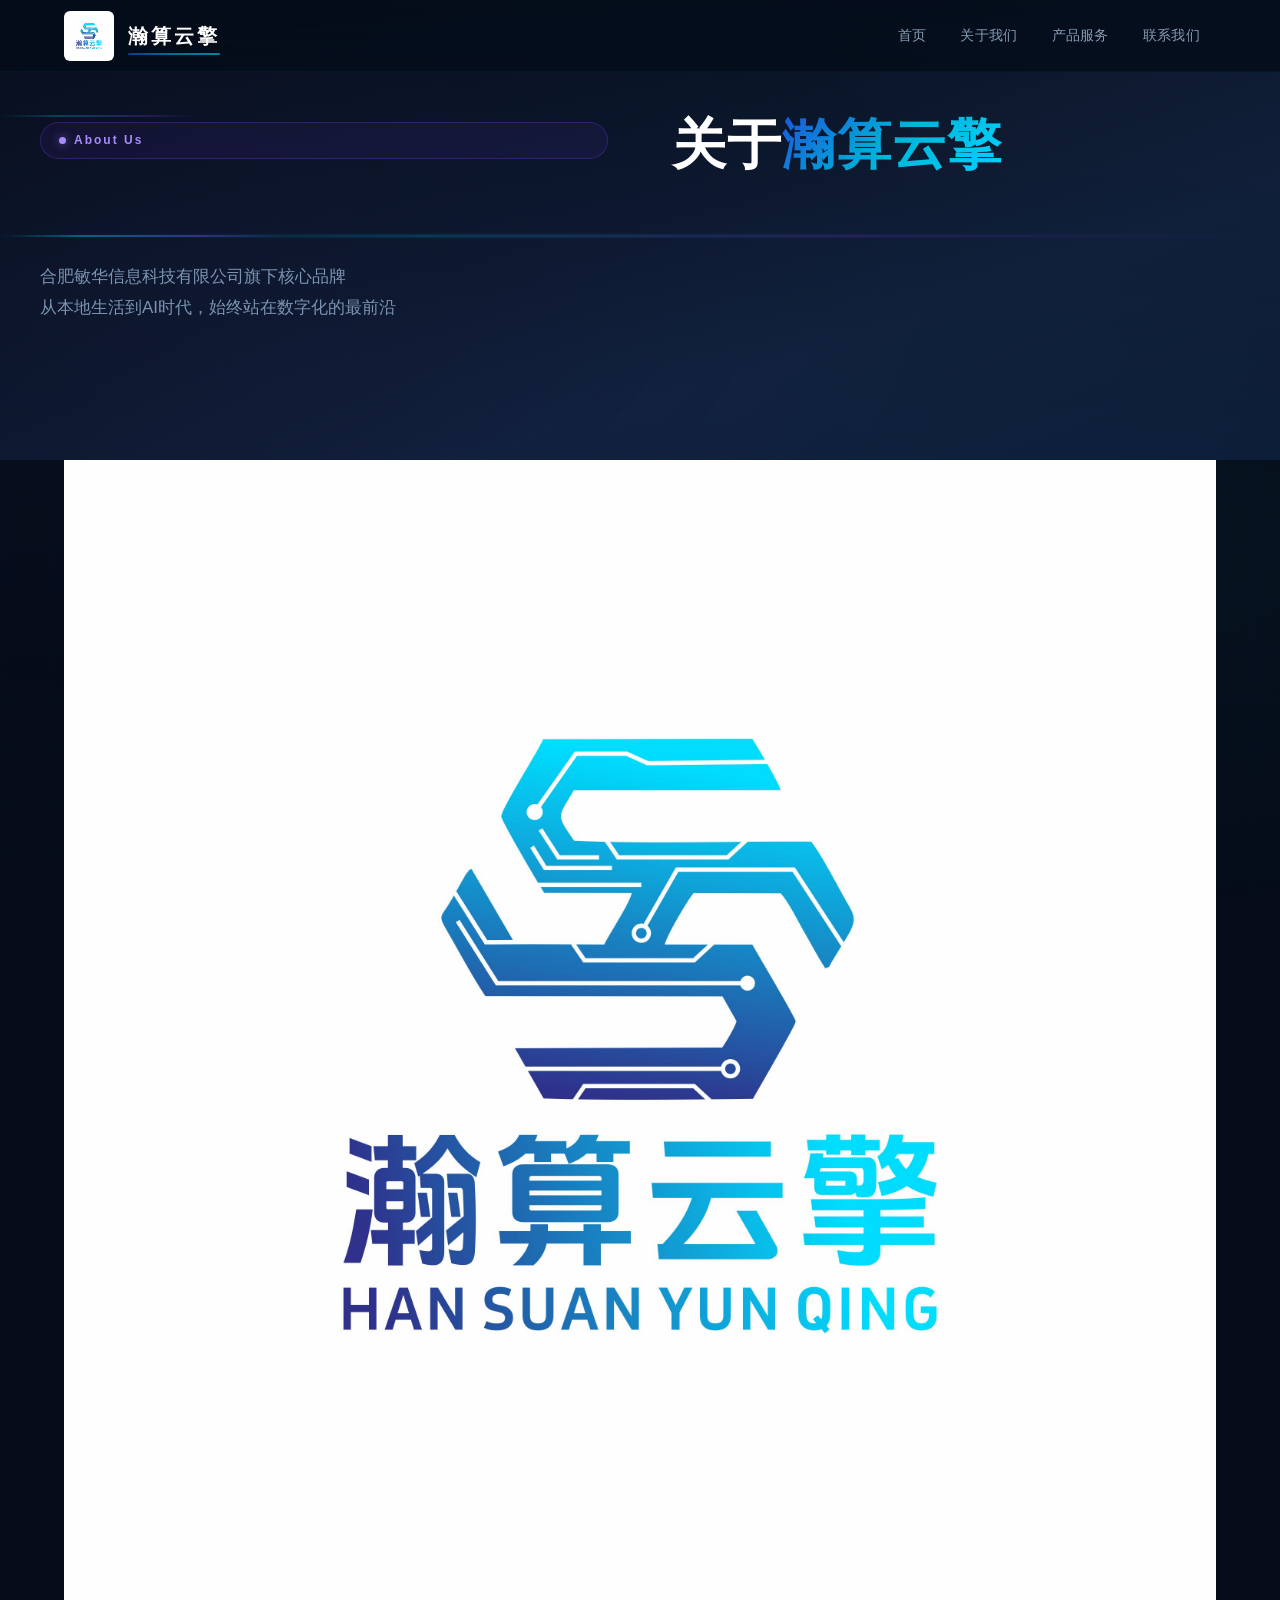
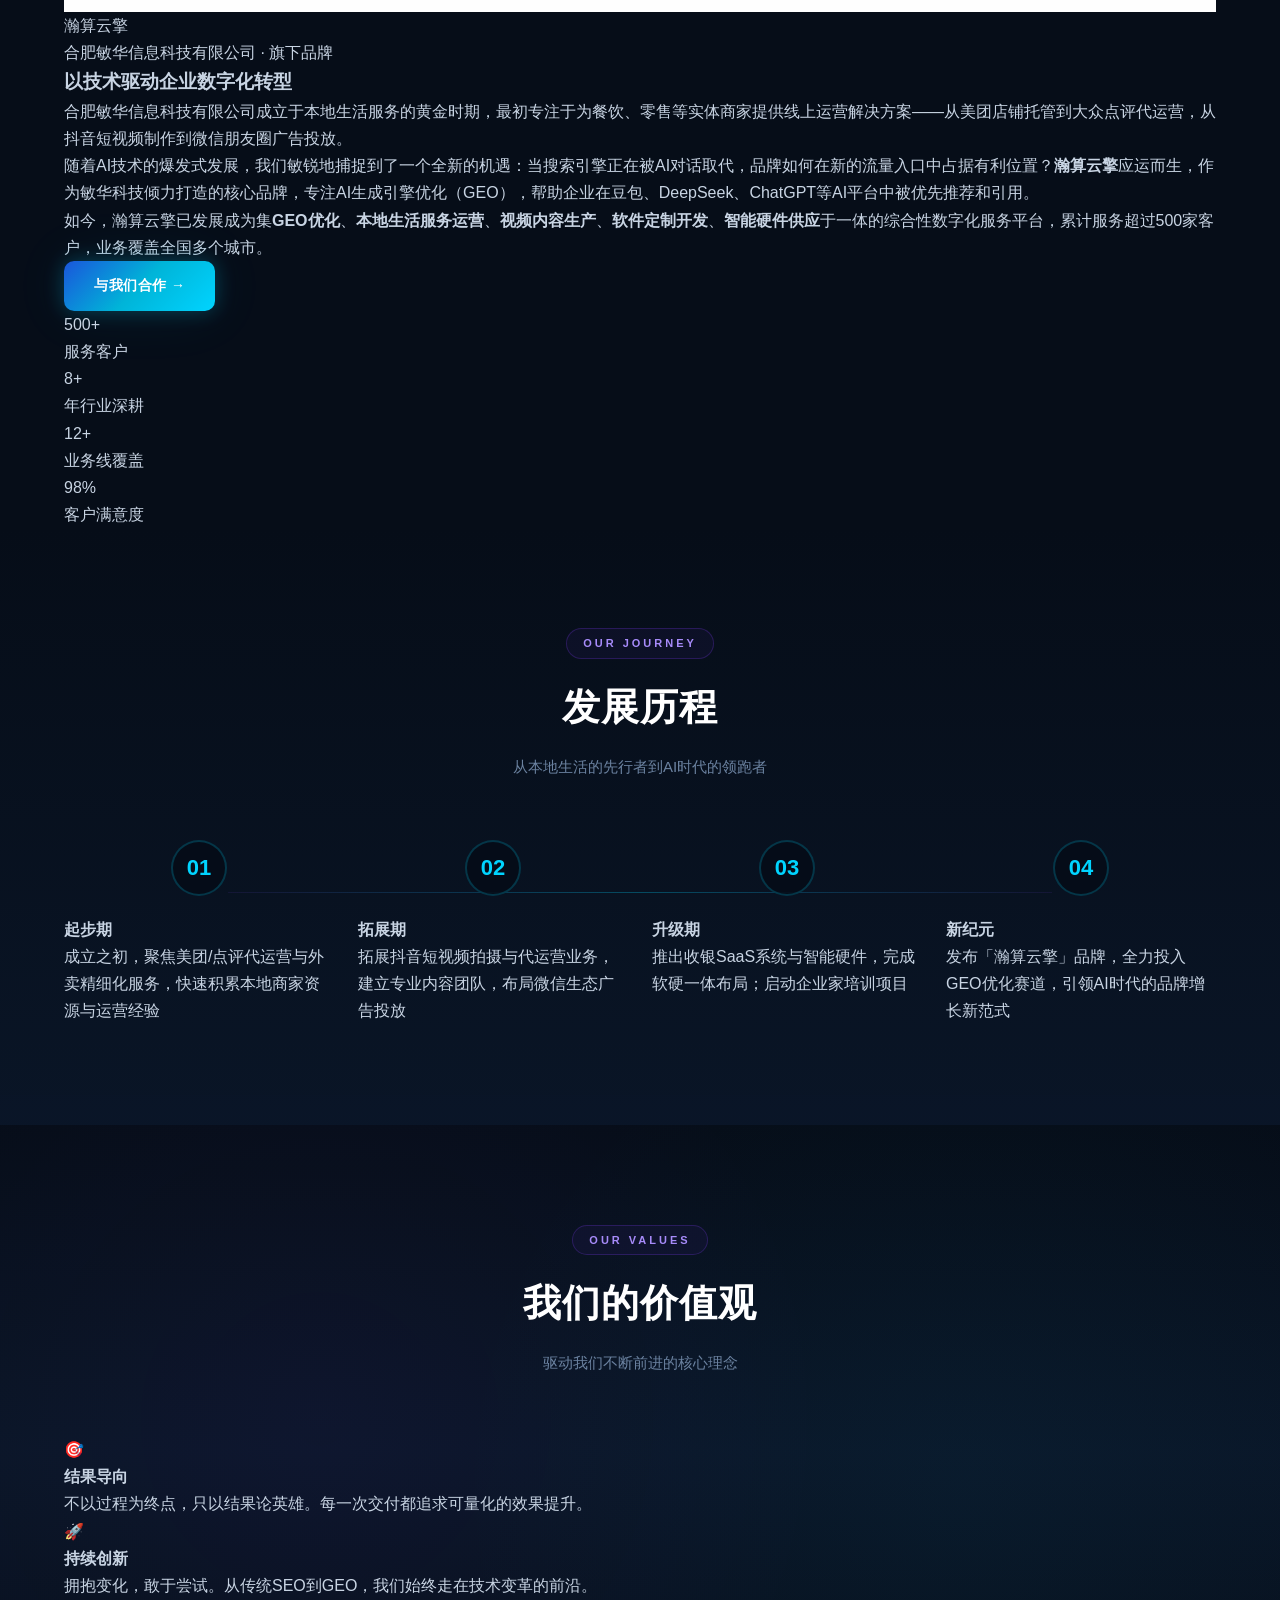
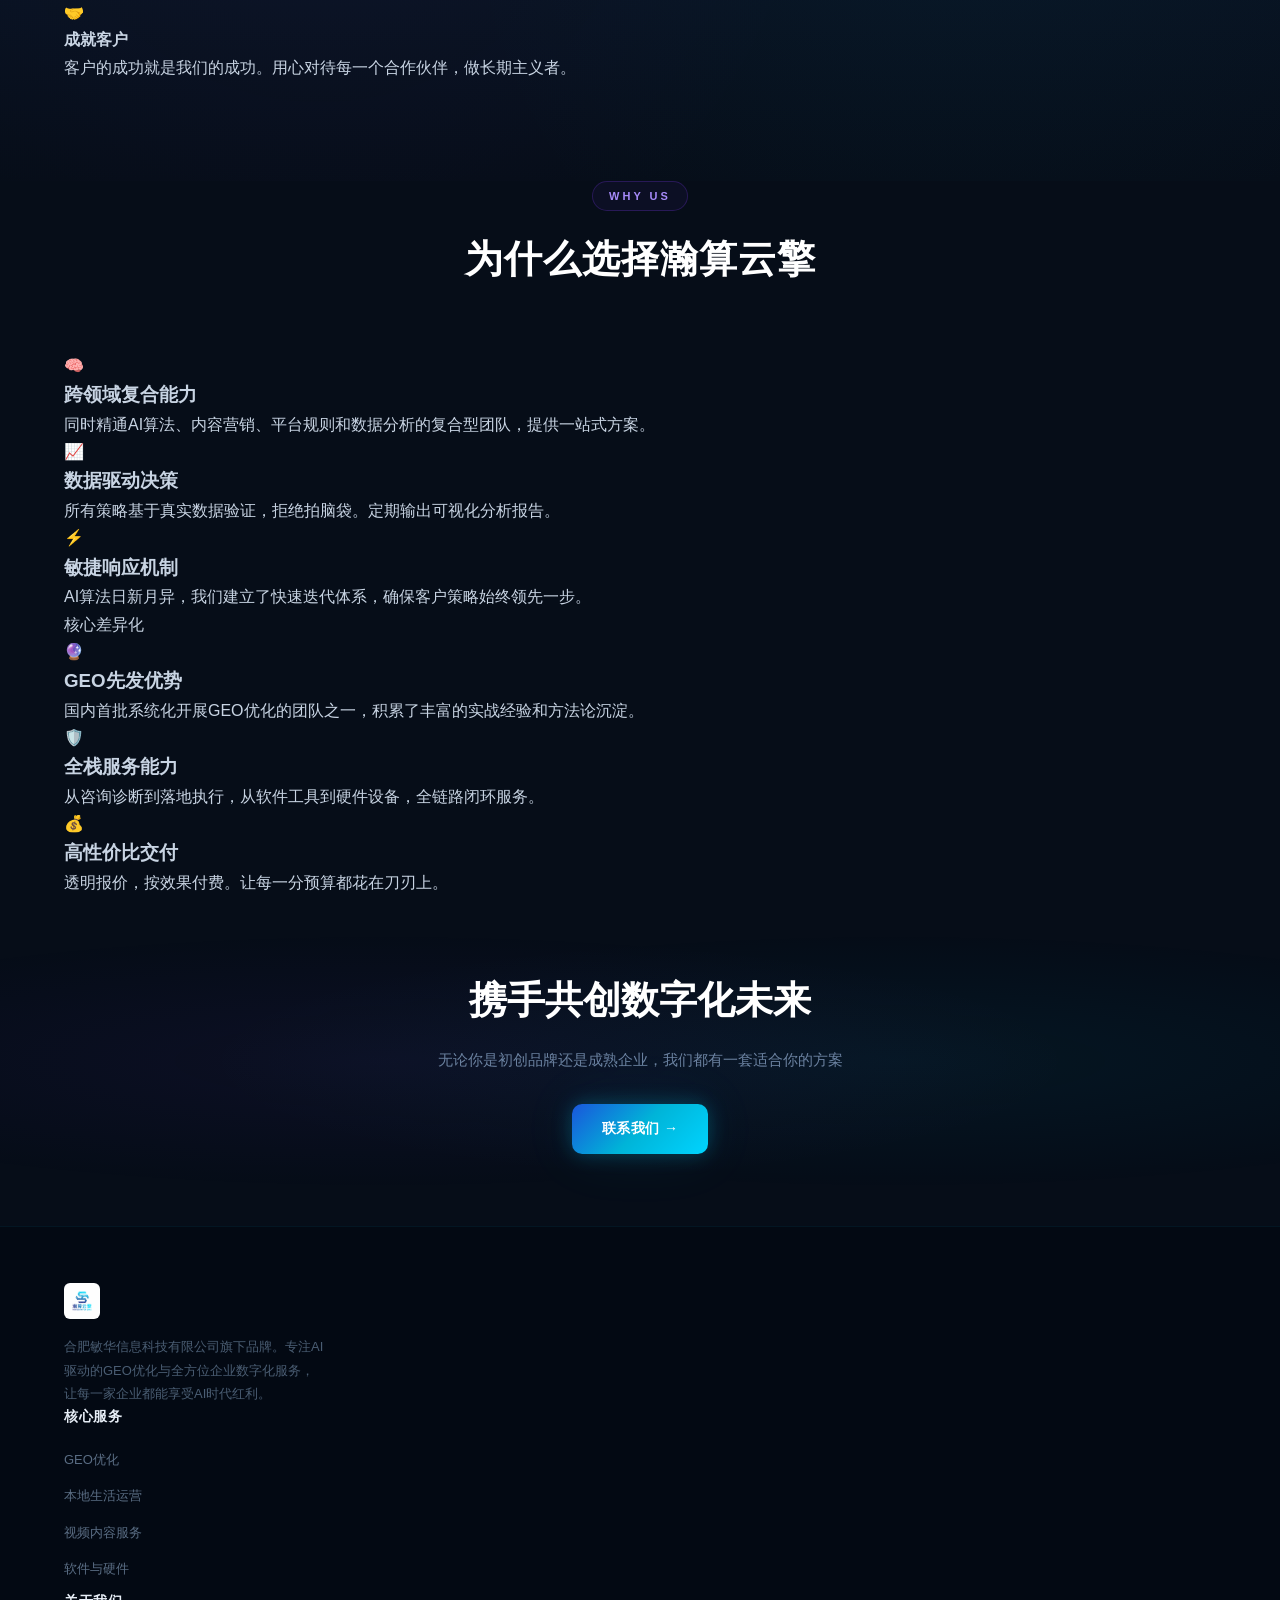
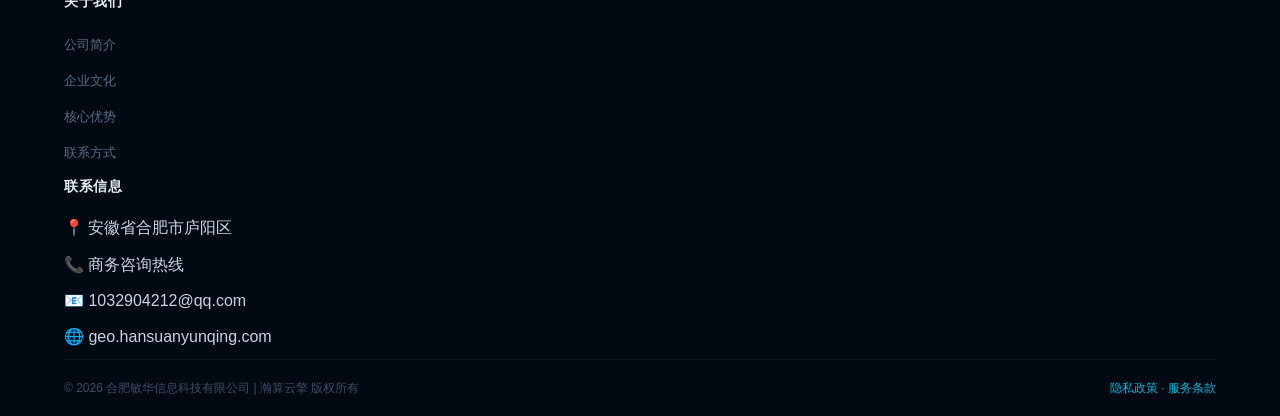
<file: about.html>
<!DOCTYPE html>
<html lang="zh-CN">
<head>
  <meta charset="UTF-8">
  <meta name="viewport" content="width=device-width, initial-scale=1.0">
  <title>关于我们 - 瀚算云擎 | 合肥敏华信息科技有限公司</title>
  <meta name="description" content="了解瀚算云擎——合肥敏华信息科技旗下品牌，专注GEO优化与数字化服务，深耕本地生活服务8年+。">
  <link rel="stylesheet" href="styles.css">
</head>
<body>

<!-- ========== 导航栏 ========== -->
<nav class="navbar" id="navbar">
  <div class="nav-inner">
    <a href="index.html" class="logo-group">
      <img src="logo.jpg" alt="瀚算云擎LOGO" class="logo-img">
      <span class="logo-text">瀚算云擎</span>
    </a>
    <ul class="nav-links" id="navLinks">
      <li><a href="index.html">首页</a></li>
      <li><a href="about.html" class="active">关于我们</a></li>
      <li><a href="services.html">产品服务</a></li>
      <li><a href="contact.html">联系我们</a></li>
    </ul>
    <button class="mobile-toggle" id="mobileToggle" aria-label="菜单">
      <span></span><span></span><span></span>
    </button>
  </div>
</nav>

<!-- ========== 页面 Hero ========== -->
<section class="hero" style="min-height:50vh;padding-top:var(--nav-height);padding-bottom:60px;">
  <div class="hero-beam"></div><div class="hero-beam"></div>
  <div class="hero-scanline"></div>
  <div class="container hero-content">
    <div class="hero-badge">About Us</div>
    <h1 class="hero-title">关于<span class="highlight">瀚算云擎</span></h1>
    <p class="hero-subtitle">合肥敏华信息科技有限公司旗下核心品牌<br>从本地生活到AI时代，始终站在数字化的最前沿</p>
  </div>
</section>

<!-- ========== 公司介绍 ========== -->
<section class="section">
  <div class="container">
    <div class="about-intro animate-in">
      <!-- 品牌视觉 -->
      <div class="about-visual">
        <div class="about-logo-display">
          <img src="logo.jpg" alt="瀚算云擎LOGO" class="about-logo-img">
          <div class="about-brand-name">瀚算云擎</div>
          <p class="about-company">合肥敏华信息科技有限公司 · 旗下品牌</p>
        </div>
      </div>

      <!-- 公司介绍文字 -->
      <div class="about-text">
        <h3>以技术驱动企业<span>数字化转型</span></h3>
        <p>合肥敏华信息科技有限公司成立于本地生活服务的黄金时期，最初专注于为餐饮、零售等实体商家提供线上运营解决方案——从美团店铺托管到大众点评代运营，从抖音短视频制作到微信朋友圈广告投放。</p>
        <p>随着AI技术的爆发式发展，我们敏锐地捕捉到了一个全新的机遇：当搜索引擎正在被AI对话取代，品牌如何在新的流量入口中占据有利位置？<strong>瀚算云擎</strong>应运而生，作为敏华科技倾力打造的核心品牌，专注AI生成引擎优化（GEO），帮助企业在豆包、DeepSeek、ChatGPT等AI平台中被优先推荐和引用。</p>
        <p>如今，瀚算云擎已发展成为集<strong>GEO优化</strong>、<strong>本地生活服务运营</strong>、<strong>视频内容生产</strong>、<strong>软件定制开发</strong>、<strong>智能硬件供应</strong>于一体的综合性数字化服务平台，累计服务超过500家客户，业务覆盖全国多个城市。</p>
        <a href="contact.html" class="btn btn-primary">与我们合作 →</a>
      </div>
    </div>

    <!-- 核心优势数据 -->
    <div class="data-bar animate-in">
      <div class="data-item">
        <div class="data-num">500+</div>
        <div class="data-label">服务客户</div>
      </div>
      <div class="data-item">
        <div class="data-num">8+</div>
        <div class="data-label">年行业深耕</div>
      </div>
      <div class="data-item">
        <div class="data-num">12+</div>
        <div class="data-label">业务线覆盖</div>
      </div>
      <div class="data-item">
        <div class="data-num">98%</div>
        <div class="data-label">客户满意度</div>
      </div>
    </div>
  </div>
</section>

<!-- === 发展历程 === -->
<section class="section process-section" id="history">
  <div class="container">
    <div class="section-header animate-in">
      <span class="section-tag">Our Journey</span>
      <h2 class="section-title">发展<span>历程</span></h2>
      <p class="section-desc">从本地生活的先行者到AI时代的领跑者</p>
    </div>

    <div class="process-steps animate-in">
      <div class="process-step">
        <div class="step-num"><span class="num-bg"></span>01</div>
        <h4>起步期</h4>
        <p>成立之初，聚焦美团/点评代运营与外卖精细化服务，快速积累本地商家资源与运营经验</p>
      </div>
      <div class="process-step">
        <div class="step-num"><span class="num-bg"></span>02</div>
        <h4>拓展期</h4>
        <p>拓展抖音短视频拍摄与代运营业务，建立专业内容团队，布局微信生态广告投放</p>
      </div>
      <div class="process-step">
        <div class="step-num"><span class="num-bg"></span>03</div>
        <h4>升级期</h4>
        <p>推出收银SaaS系统与智能硬件，完成软硬一体布局；启动企业家培训项目</p>
      </div>
      <div class="process-step">
        <div class="step-num"><span class="num-bg"></span>04</div>
        <h4>新纪元</h4>
        <p>发布「瀚算云擎」品牌，全力投入GEO优化赛道，引领AI时代的品牌增长新范式</p>
      </div>
    </div>
  </div>
</section>

<!-- === 企业文化 === -->
<section class="section geo-section" id="values">
  <div class="container">
    <div class="section-header animate-in">
      <span class="section-tag">Our Values</span>
      <h2 class="section-title">我们的<span>价值观</span></h2>
      <p class="section-desc">驱动我们不断前进的核心理念</p>
    </div>

    <div class="values-grid animate-in">
      <div class="value-card">
        <div class="value-icon">🎯</div>
        <h4>结果导向</h4>
        <p>不以过程为终点，只以结果论英雄。每一次交付都追求可量化的效果提升。</p>
      </div>
      <div class="value-card">
        <div class="value-icon">🚀</div>
        <h4>持续创新</h4>
        <p>拥抱变化，敢于尝试。从传统SEO到GEO，我们始终走在技术变革的前沿。</p>
      </div>
      <div class="value-card">
        <div class="value-icon">🤝</div>
        <h4>成就客户</h4>
        <p>客户的成功就是我们的成功。用心对待每一个合作伙伴，做长期主义者。</p>
      </div>
    </div>
  </div>
</section>

<!-- === 团队优势 === -->
<section class="section business-section" id="advantage">
  <div class="container">
    <div class="section-header animate-in">
      <span class="section-tag">Why Us</span>
      <h2 class="section-title">为什么选择<span>瀚算云擎</span></h2>
    </div>

    <div class="business-grid animate-in">
      <div class="business-card">
        <div class="card-icon">🧠</div>
        <h3>跨领域复合能力</h3>
        <p>同时精通AI算法、内容营销、平台规则和数据分析的复合型团队，提供一站式方案。</p>
      </div>
      <div class="business-card">
        <div class="card-icon">📈</div>
        <h3>数据驱动决策</h3>
        <p>所有策略基于真实数据验证，拒绝拍脑袋。定期输出可视化分析报告。</p>
      </div>
      <div class="business-card">
        <div class="card-icon">⚡</div>
        <h3>敏捷响应机制</h3>
        <p>AI算法日新月异，我们建立了快速迭代体系，确保客户策略始终领先一步。</p>
      </div>
      <div class="business-card core-business">
        <span class="core-badge">核心差异化</span>
        <div class="card-icon">🔮</div>
        <h3>GEO先发优势</h3>
        <p>国内首批系统化开展GEO优化的团队之一，积累了丰富的实战经验和方法论沉淀。</p>
      </div>
      <div class="business-card">
        <div class="card-icon">🛡️</div>
        <h3>全栈服务能力</h3>
        <p>从咨询诊断到落地执行，从软件工具到硬件设备，全链路闭环服务。</p>
      </div>
      <div class="business-card">
        <div class="card-icon">💰</div>
        <h3>高性价比交付</h3>
        <p>透明报价，按效果付费。让每一分预算都花在刀刃上。</p>
      </div>
    </div>
  </div>
</section>

<!-- CTA -->
<section class="cta-banner">
  <div class="cta-beam"></div>
  <div class="cta-beam bottom"></div>
  <div class="container">
    <h2 class="cta-title">携手共创<span>数字化未来</span></h2>
    <p class="cta-desc">无论你是初创品牌还是成熟企业，我们都有一套适合你的方案</p>
    <a href="contact.html" class="btn btn-primary">联系我们 →</a>
  </div>
</section>

<!-- 页脚 -->
<footer class="footer">
  <div class="container">
    <div class="footer-grid">
      <div class="footer-brand">
        <a href="index.html" class="logo-group">
          <img src="logo.jpg" alt="瀚算云擎LOGO" class="logo-img" style="height:36px;">
        </a>
        <p>合肥敏华信息科技有限公司旗下品牌。专注AI驱动的GEO优化与全方位企业数字化服务，让每一家企业都能享受AI时代红利。</p>
      </div>
      <div class="footer-col">
        <h4>核心服务</h4>
        <ul>
          <li><a href="services.html#geo">GEO优化</a></li>
          <li><a href="services.html#local">本地生活运营</a></li>
          <li><a href="services.html#video">视频内容服务</a></li>
          <li><a href="services.html#software">软件与硬件</a></li>
        </ul>
      </div>
      <div class="footer-col">
        <h4>关于我们</h4>
        <ul>
          <li><a href="about.html">公司简介</a></li>
          <li><a href="about.html#values">企业文化</a></li>
          <li><a href="about.html#advantage">核心优势</a></li>
          <li><a href="contact.html">联系方式</a></li>
        </ul>
      </div>
      <div class="footer-col">
        <h4>联系信息</h4>
        <ul>
          <li>📍 安徽省合肥市庐阳区</li>
          <li>📞 商务咨询热线</li>
          <li>📧 1032904212@qq.com</li>
          <li>🌐 geo.hansuanyunqing.com</li>
        </ul>
      </div>
    </div>
    <div class="footer-bottom">
      <p>&copy; 2026 合肥敏华信息科技有限公司 | 瀚算云擎 版权所有</p>
      <a href="contact.html">隐私政策 · 服务条款</a>
    </div>
  </div>
</footer>

<script src="script.js"></script>
</body>
</html>
</file>
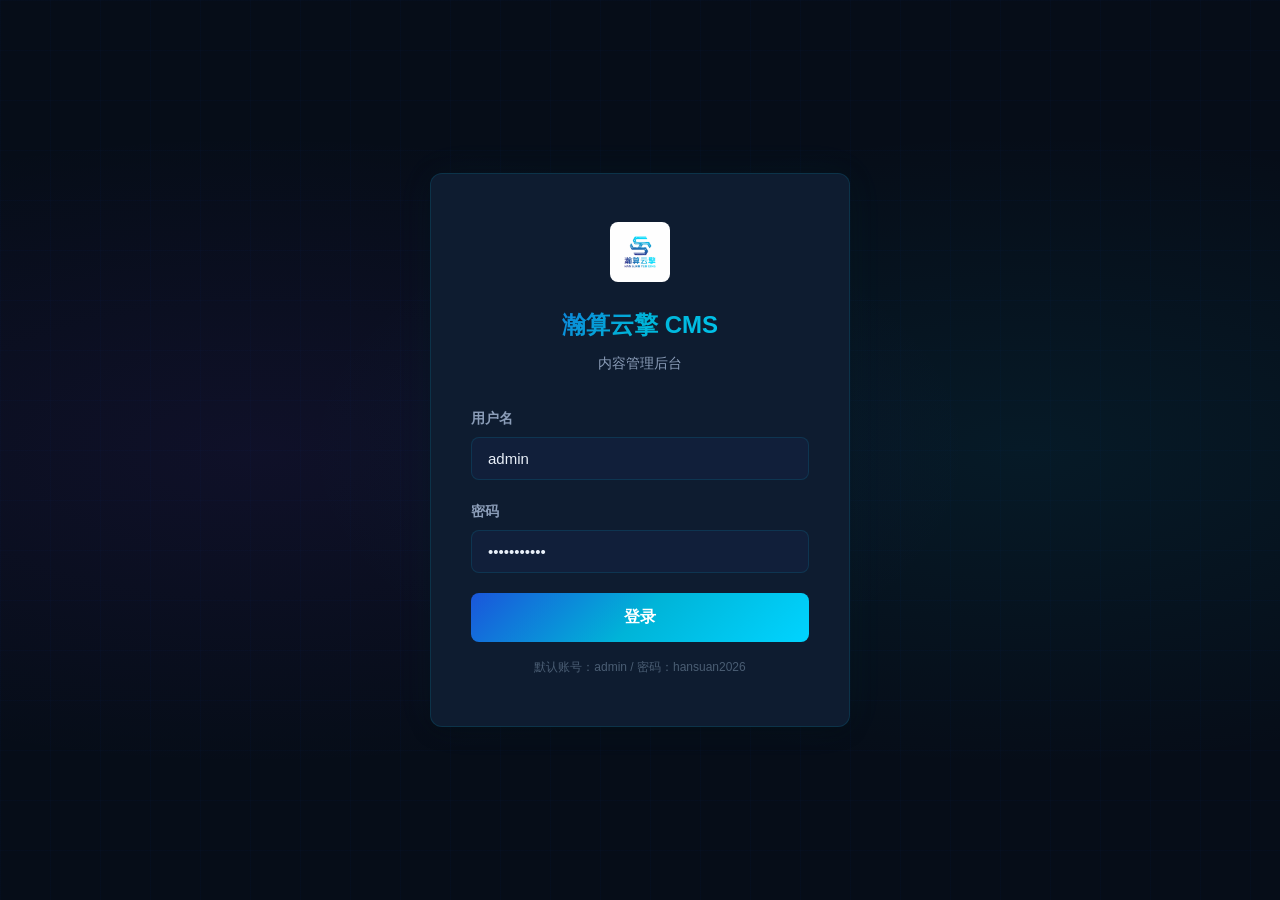
<file: cms.html>
<!DOCTYPE html>
<html lang="zh-CN">
<head>
  <meta charset="UTF-8">
  <meta name="viewport" content="width=device-width, initial-scale=1.0">
  <title>瀚算云擎 CMS - 内容管理后台</title>
  <link rel="stylesheet" href="cms-styles.css">
</head>
<body>

<!-- 登录页面 -->
<div class="login-page" id="loginPage">
  <div class="login-box">
    <div class="login-header">
      <img src="logo.jpg" alt="瀚算云擎" class="login-logo">
      <h2>瀚算云擎 CMS</h2>
      <p>内容管理后台</p>
    </div>
    <form id="loginForm">
      <div class="form-group">
        <label>用户名</label>
        <input type="text" id="username" placeholder="请输入用户名" value="admin" required>
      </div>
      <div class="form-group">
        <label>密码</label>
        <input type="password" id="password" placeholder="请输入密码" value="hansuan2026" required>
      </div>
      <button type="submit" class="btn-login">登录</button>
    </form>
    <p class="login-hint">默认账号：admin / 密码：hansuan2026</p>
  </div>
</div>

<!-- 后台管理页面 -->
<div class="cms-page" id="cmsPage" style="display:none;">
  <!-- 侧边栏 -->
  <aside class="sidebar">
    <div class="sidebar-header">
      <img src="logo.jpg" alt="瀚算云擎" class="sidebar-logo">
      <span>瀚算云擎 CMS</span>
    </div>
    <nav class="sidebar-nav">
      <a href="#dashboard" class="nav-item active" data-page="dashboard">
        <span class="nav-icon">📊</span> 仪表盘
      </a>
      <a href="#articles" class="nav-item" data-page="articles">
        <span class="nav-icon">📝</span> 文章管理
      </a>
      <a href="#write" class="nav-item" data-page="write">
        <span class="nav-icon">✏️</span> 写文章
      </a>
      <a href="#settings" class="nav-item" data-page="settings">
        <span class="nav-icon">⚙️</span> 系统设置
      </a>
    </nav>
    <div class="sidebar-footer">
      <button class="btn-logout" id="logoutBtn">退出登录</button>
    </div>
  </aside>

  <!-- 主内容区 -->
  <main class="main-content">
    <!-- 顶部栏 -->
    <header class="topbar">
      <h1 id="pageTitle">仪表盘</h1>
      <div class="topbar-right">
        <span class="user-info">👤 管理员</span>
        <a href="index.html" target="_blank" class="btn-view-site">查看官网 ↗</a>
      </div>
    </header>

    <!-- 仪表盘页面 -->
    <div class="page-content" id="dashboardPage">
      <div class="stats-cards">
        <div class="stat-card">
          <div class="stat-icon">📝</div>
          <div class="stat-info">
            <div class="stat-number" id="totalArticles">0</div>
            <div class="stat-label">文章总数</div>
          </div>
        </div>
        <div class="stat-card">
          <div class="stat-icon">👁️</div>
          <div class="stat-info">
            <div class="stat-number" id="totalViews">0</div>
            <div class="stat-label">总阅读量</div>
          </div>
        </div>
        <div class="stat-card">
          <div class="stat-icon">📅</div>
          <div class="stat-info">
            <div class="stat-number" id="lastPublish">-</div>
            <div class="stat-label">最近发布</div>
          </div>
        </div>
      </div>

      <div class="recent-articles">
        <h3>最近文章</h3>
        <div class="article-list" id="recentArticleList">
          <!-- 动态填充 -->
        </div>
      </div>
    </div>

    <!-- 文章管理页面 -->
    <div class="page-content" id="articlesPage" style="display:none;">
      <div class="page-actions">
        <div class="search-box">
          <input type="text" id="searchInput" placeholder="搜索文章标题...">
          <button class="btn-search">🔍</button>
        </div>
        <button class="btn-primary" id="newArticleBtn">+ 新建文章</button>
      </div>
      <div class="article-table-wrapper">
        <table class="article-table">
          <thead>
            <tr>
              <th>标题</th>
              <th>分类</th>
              <th>状态</th>
              <th>发布日期</th>
              <th>阅读量</th>
              <th>操作</th>
            </tr>
          </thead>
          <tbody id="articleTableBody">
            <!-- 动态填充 -->
          </tbody>
        </table>
      </div>
    </div>

    <!-- 写文章页面 -->
    <div class="page-content" id="writePage" style="display:none;">
      <form id="articleForm">
        <input type="hidden" id="articleId">
        <div class="form-row">
          <div class="form-group">
            <label>文章标题 *</label>
            <input type="text" id="articleTitle" placeholder="请输入文章标题" required>
          </div>
          <div class="form-group">
            <label>分类 *</label>
            <select id="articleCategory" required>
              <option value="">选择分类</option>
              <option value="GEO优化">GEO优化</option>
              <option value="实操指南">实操指南</option>
              <option value="公司动态">公司动态</option>
              <option value="行业洞察">行业洞察</option>
              <option value="客户案例">客户案例</option>
            </select>
          </div>
        </div>
        <div class="form-row">
          <div class="form-group">
            <label>摘要</label>
            <input type="text" id="articleExcerpt" placeholder="文章摘要，用于列表展示（选填）">
          </div>
          <div class="form-group">
            <label>发布日期</label>
            <input type="date" id="articleDate">
          </div>
        </div>
        <div class="form-group">
          <label>文章内容 *</label>
          <div class="editor-toolbar">
            <button type="button" class="tool-btn" data-cmd="bold"><b>B</b></button>
            <button type="button" class="tool-btn" data-cmd="italic"><i>I</i></button>
            <button type="button" class="tool-btn" data-cmd="heading">H</button>
            <button type="button" class="tool-btn" data-cmd="link">🔗</button>
            <button type="button" class="tool-btn" data-cmd="list">• 列表</button>
          </div>
          <textarea id="articleContent" placeholder="在此输入文章内容..." required></textarea>
        </div>
        <div class="form-actions">
          <button type="button" class="btn-secondary" id="saveDraftBtn">保存草稿</button>
          <button type="submit" class="btn-primary">发布文章</button>
        </div>
      </form>
    </div>

    <!-- 系统设置页面 -->
    <div class="page-content" id="settingsPage" style="display:none;">
      <div class="settings-card">
        <h3>账号设置</h3>
        <div class="form-group">
          <label>修改密码</label>
          <input type="password" id="newPassword" placeholder="输入新密码">
        </div>
        <button class="btn-primary" id="changePasswordBtn">更新密码</button>
      </div>
      <div class="settings-card">
        <h3>数据管理</h3>
        <p>备份或恢复文章数据</p>
        <div class="btn-group">
          <button class="btn-secondary" id="exportBtn">📥 导出数据</button>
          <button class="btn-secondary" id="importBtn">📤 导入数据</button>
          <input type="file" id="importFile" accept=".json" style="display:none">
        </div>
      </div>
      <div class="settings-card">
        <h3>使用说明</h3>
        <div class="help-text">
          <p><strong>1. 写文章：</strong>点击"写文章"，填写标题、分类、内容后发布。</p>
          <p><strong>2. 文章管理：</strong>在"文章管理"页面可查看、编辑、删除已发布文章。</p>
          <p><strong>3. 数据备份：</strong>定期导出数据备份，防止数据丢失。</p>
          <p><strong>4. 同步到官网：</strong>发布后需要手动将文章同步到官网页面。</p>
        </div>
      </div>
    </div>
  </main>
</div>

<script src="cms-script.js"></script>
</body>
</html>
</file>
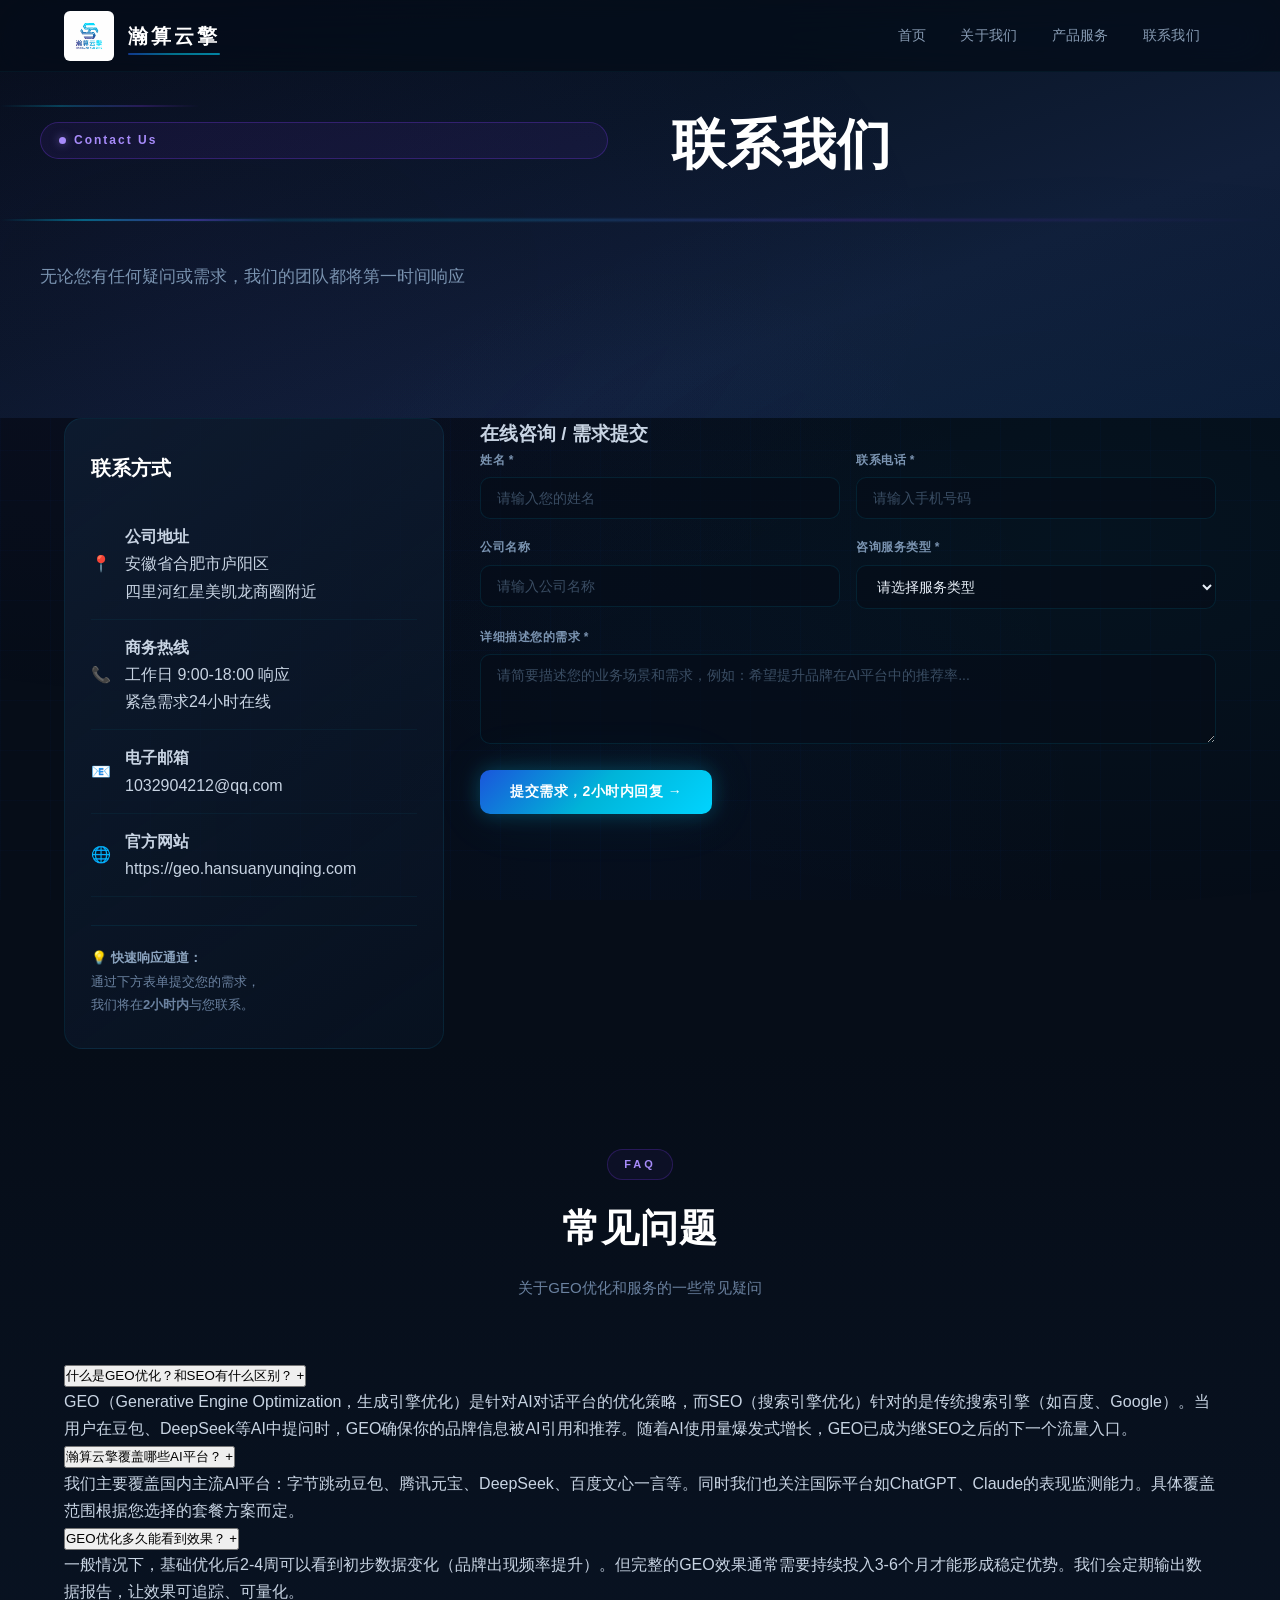
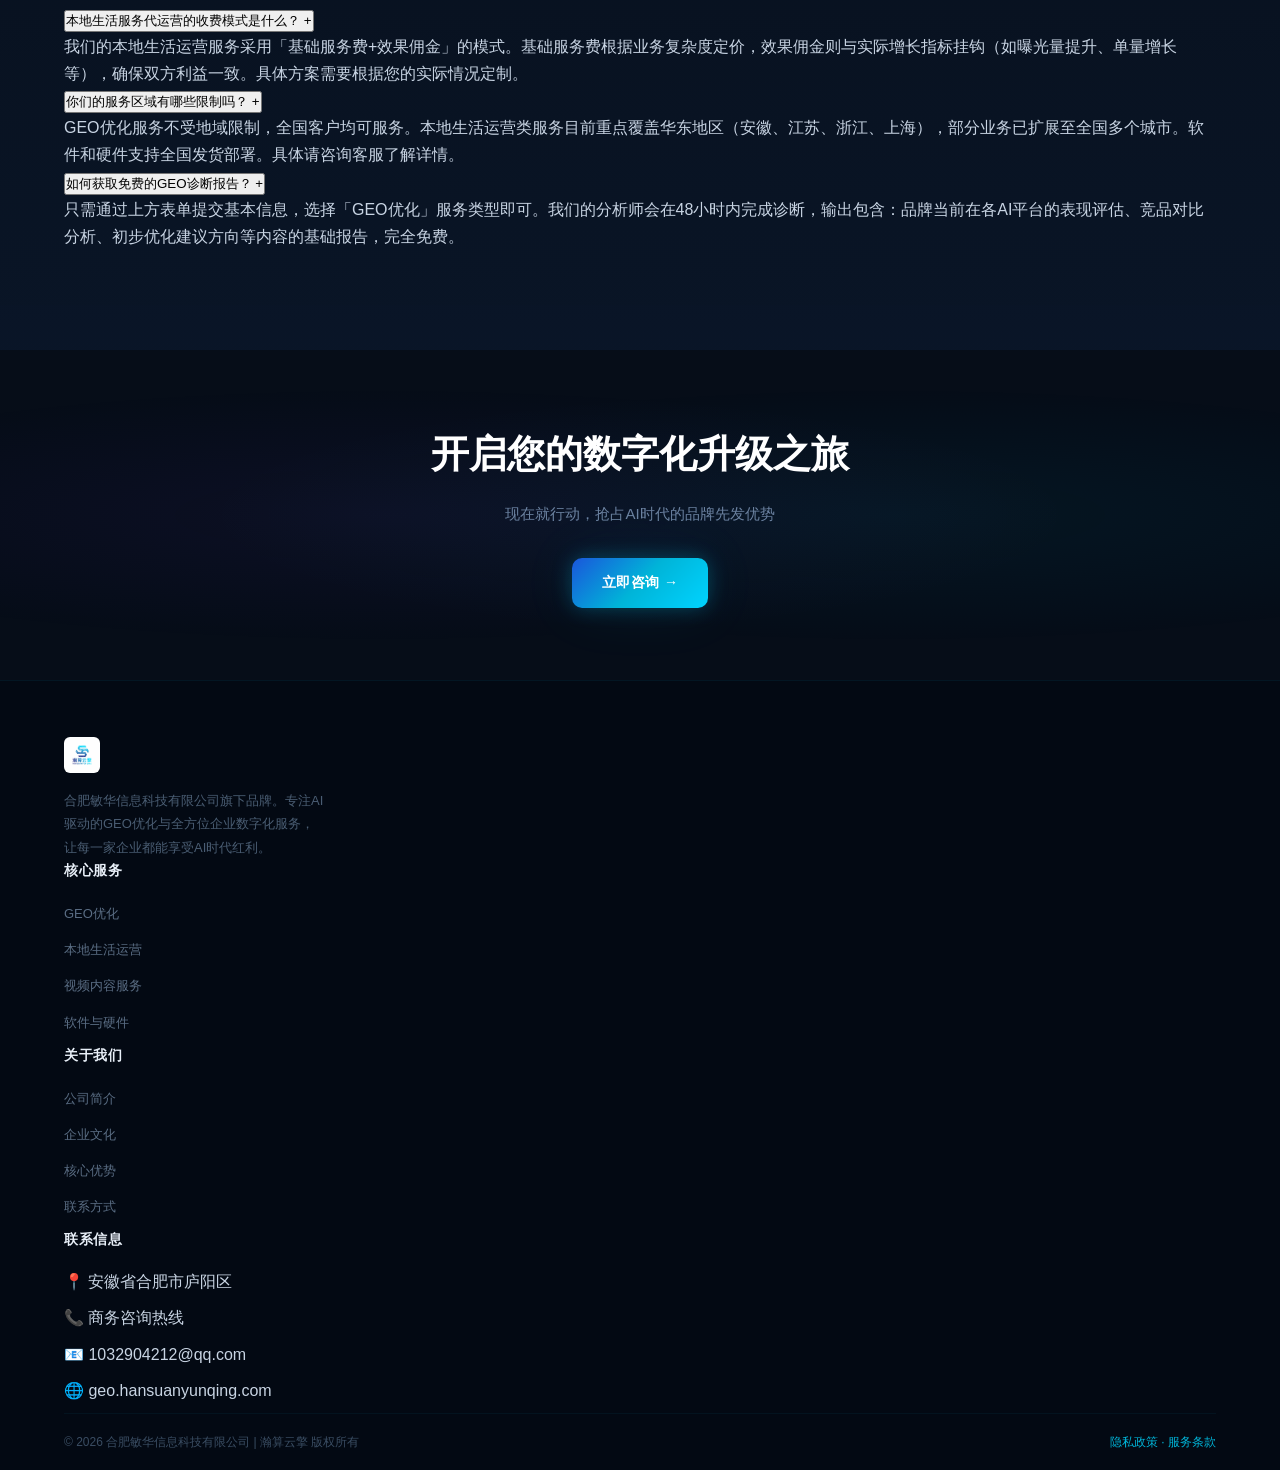
<file: contact.html>
<!DOCTYPE html>
<html lang="zh-CN">
<head>
  <meta charset="UTF-8">
  <meta name="viewport" content="width=device-width, initial-scale=1.0">
  <title>联系我们 - 瀚算云擎 | 合肥敏华信息科技有限公司</title>
  <meta name="description" content="联系瀚算云擎，获取免费GEO诊断报告与数字化方案。商务合作、技术咨询、服务咨询，我们随时响应。">
  <link rel="stylesheet" href="styles.css">
</head>
<body>

<!-- ========== 导航栏 ========== -->
<nav class="navbar" id="navbar">
  <div class="nav-inner">
    <a href="index.html" class="logo-group">
      <img src="logo.jpg" alt="瀚算云擎LOGO" class="logo-img">
      <span class="logo-text">瀚算云擎</span>
    </a>
    <ul class="nav-links" id="navLinks">
      <li><a href="index.html">首页</a></li>
      <li><a href="about.html">关于我们</a></li>
      <li><a href="services.html">产品服务</a></li>
      <li><a href="contact.html" class="active">联系我们</a></li>
    </ul>
    <button class="mobile-toggle" id="mobileToggle" aria-label="菜单">
      <span></span><span></span><span></span>
    </button>
  </div>
</nav>

<!-- ========== 页面 Hero ========== -->
<section class="hero" style="min-height:40vh;padding-top:var(--nav-height);padding-bottom:50px;">
  <div class="hero-beam"></div><div class="hero-beam"></div>
  <div class="hero-scanline"></div>
  <div class="container hero-content">
    <div class="hero-badge">Contact Us</div>
    <h1 class="hero-title">联系我们<span class="highlight"></span></h1>
    <p class="hero-subtitle">无论您有任何疑问或需求，我们的团队都将第一时间响应</p>
  </div>
</section>

<!-- ========== 联系主体 ========== -->
<section class="section">
  <div class="container">
    <div class="contact-layout animate-in">

      <!-- 左侧：联系方式 -->
      <div class="contact-info-panel">
        <h3>联系方式</h3>

        <div class="contact-method">
          <div class="icon">📍</div>
          <div>
            <h4>公司地址</h4>
            <p>安徽省合肥市庐阳区<br>四里河红星美凯龙商圈附近</p>
          </div>
        </div>

        <div class="contact-method">
          <div class="icon">📞</div>
          <div>
            <h4>商务热线</h4>
            <p>工作日 9:00-18:00 响应<br>紧急需求24小时在线</p>
          </div>
        </div>

        <div class="contact-method">
          <div class="icon">📧</div>
          <div>
            <h4>电子邮箱</h4>
            <p>1032904212@qq.com</p>
          </div>
        </div>

        <div class="contact-method">
          <div class="icon">🌐</div>
          <div>
            <h4>官方网站</h4>
            <p>https://geo.hansuanyunqing.com</p>
          </div>
        </div>

        <div style="margin-top:28px;padding-top:20px;border-top:1px solid rgba(0,180,216,0.1);">
          <p style="font-size:13px;color:#6b82a0;line-height:1.8;">
            💡 <strong style="color:#8ba3be;">快速响应通道：</strong><br>
            通过下方表单提交您的需求，<br>我们将在<strong style="color:var(--cyan-light);">2小时内</strong>与您联系。
          </p>
        </div>
      </div>

      <!-- 右侧：联系表单 -->
      <div class="contact-form-wrap">
        <h3>在线咨询 / 需求提交</h3>
        <form id="contactForm" onsubmit="return handleSubmit(event)">
          <div class="form-row">
            <div class="form-group">
              <label for="name">姓名 *</label>
              <input type="text" id="name" name="name" placeholder="请输入您的姓名" required>
            </div>
            <div class="form-group">
              <label for="phone">联系电话 *</label>
              <input type="tel" id="phone" name="phone" placeholder="请输入手机号码" required>
            </div>
          </div>
          <div class="form-row">
            <div class="form-group">
              <label for="company">公司名称</label>
              <input type="text" id="company" name="company" placeholder="请输入公司名称">
            </div>
            <div class="form-group">
              <label for="service">咨询服务类型 *</label>
              <select id="service" name="service" required>
                <option value="">请选择服务类型</option>
                <option value="geo">GEO优化（AI搜索）</option>
                <option value="meituan">美团运营</option>
                <option value="dianping">大众点评代运营</option>
                <option value="douyin">抖音代运营</option>
                <option value="waimai">外卖代运营</option>
                <option value="ad">微信朋友圈广告</option>
                <option value="video">短视频/活动拍摄</option>
                <option value="training">企业家培训</option>
                <option value="software">软件定制开发</option>
                <option value="saas">收银SaaS系统</option>
                <option value="hardware">收银机硬件设备</option>
                <option value="other">其他咨询</option>
              </select>
            </div>
          </div>
          <div class="form-group">
            <label for="message">详细描述您的需求 *</label>
            <textarea id="message" name="message" placeholder="请简要描述您的业务场景和需求，例如：希望提升品牌在AI平台中的推荐率..." required></textarea>
          </div>
          <button type="submit" class="btn btn-primary form-submit">提交需求，2小时内回复 →</button>
          <div id="formFeedback" style="display:none;margin-top:16px;padding:16px;border-radius:10px;text-align:center;font-size:14px;"></div>
        </form>
      </div>

    </div>
  </div>
</section>

<!-- ========== FAQ ========== -->
<section class="section faq-section process-section">
  <div class="container">
    <div class="section-header animate-in">
      <span class="section-tag">FAQ</span>
      <h2 class="section-title">常见<span>问题</span></h2>
      <p class="section-desc">关于GEO优化和服务的一些常见疑问</p>
    </div>

    <div class="faq-list animate-in">

      <div class="faq-item">
        <button class="faq-question" onclick="toggleFaq(this)">
          什么是GEO优化？和SEO有什么区别？
          <span class="faq-q-icon">+</span>
        </button>
        <div class="faq-answer">
          <div class="faq-answer-inner">
            GEO（Generative Engine Optimization，生成引擎优化）是针对AI对话平台的优化策略，而SEO（搜索引擎优化）针对的是传统搜索引擎（如百度、Google）。当用户在豆包、DeepSeek等AI中提问时，GEO确保你的品牌信息被AI引用和推荐。随着AI使用量爆发式增长，GEO已成为继SEO之后的下一个流量入口。
          </div>
        </div>
      </div>

      <div class="faq-item">
        <button class="faq-question" onclick="toggleFaq(this)">
          瀚算云擎覆盖哪些AI平台？
          <span class="faq-q-icon">+</span>
        </button>
        <div class="faq-answer">
          <div class="faq-answer-inner">
            我们主要覆盖国内主流AI平台：字节跳动豆包、腾讯元宝、DeepSeek、百度文心一言等。同时我们也关注国际平台如ChatGPT、Claude的表现监测能力。具体覆盖范围根据您选择的套餐方案而定。
          </div>
        </div>
      </div>

      <div class="faq-item">
        <button class="faq-question" onclick="toggleFaq(this)">
          GEO优化多久能看到效果？
          <span class="faq-q-icon">+</span>
        </button>
        <div class="faq-answer">
          <div class="faq-answer-inner">
            一般情况下，基础优化后2-4周可以看到初步数据变化（品牌出现频率提升）。但完整的GEO效果通常需要持续投入3-6个月才能形成稳定优势。我们会定期输出数据报告，让效果可追踪、可量化。
          </div>
        </div>
      </div>

      <div class="faq-item">
        <button class="faq-question" onclick="toggleFaq(this)">
          本地生活服务代运营的收费模式是什么？
          <span class="faq-q-icon">+</span>
        </button>
        <div class="faq-answer">
          <div class="faq-answer-inner">
            我们的本地生活运营服务采用「基础服务费+效果佣金」的模式。基础服务费根据业务复杂度定价，效果佣金则与实际增长指标挂钩（如曝光量提升、单量增长等），确保双方利益一致。具体方案需要根据您的实际情况定制。
          </div>
        </div>
      </div>

      <div class="faq-item">
        <button class="faq-question" onclick="toggleFaq(this)">
          你们的服务区域有哪些限制吗？
          <span class="faq-q-icon">+</span>
        </button>
        <div class="faq-answer">
          <div class="faq-answer-inner">
            GEO优化服务不受地域限制，全国客户均可服务。本地生活运营类服务目前重点覆盖华东地区（安徽、江苏、浙江、上海），部分业务已扩展至全国多个城市。软件和硬件支持全国发货部署。具体请咨询客服了解详情。
          </div>
        </div>
      </div>

      <div class="faq-item">
        <button class="faq-question" onclick="toggleFaq(this)">
          如何获取免费的GEO诊断报告？
          <span class="faq-q-icon">+</span>
        </button>
        <div class="faq-answer">
          <div class="faq-answer-inner">
            只需通过上方表单提交基本信息，选择「GEO优化」服务类型即可。我们的分析师会在48小时内完成诊断，输出包含：品牌当前在各AI平台的表现评估、竞品对比分析、初步优化建议方向等内容的基础报告，完全免费。
          </div>
        </div>
      </div>

    </div>
  </div>
</section>

<!-- CTA -->
<section class="cta-banner">
  <div class="cta-beam"></div>
  <div class="cta-beam bottom"></div>
  <div class="container">
    <h2 class="cta-title">开启您的<span>数字化升级之旅</span></h2>
    <p class="cta-desc">现在就行动，抢占AI时代的品牌先发优势</p>
    <a href="#" class="btn btn-primary" onclick="document.getElementById('contactForm').scrollIntoView({behavior:'smooth'}); return false;">立即咨询 →</a>
  </div>
</section>

<!-- 页脚 -->
<footer class="footer">
  <div class="container">
    <div class="footer-grid">
      <div class="footer-brand">
        <a href="index.html" class="logo-group">
          <img src="logo.jpg" alt="瀚算云擎LOGO" class="logo-img" style="height:36px;">
        </a>
        <p>合肥敏华信息科技有限公司旗下品牌。专注AI驱动的GEO优化与全方位企业数字化服务，让每一家企业都能享受AI时代红利。</p>
      </div>
      <div class="footer-col">
        <h4>核心服务</h4>
        <ul>
          <li><a href="services.html#geo">GEO优化</a></li>
          <li><a href="services.html#local">本地生活运营</a></li>
          <li><a href="services.html#video">视频内容服务</a></li>
          <li><a href="services.html#software">软件与硬件</a></li>
        </ul>
      </div>
      <div class="footer-col">
        <h4>关于我们</h4>
        <ul>
          <li><a href="about.html">公司简介</a></li>
          <li><a href="about.html#values">企业文化</a></li>
          <li><a href="about.html#advantage">核心优势</a></li>
          <li><a href="#">联系方式</a></li>
        </ul>
      </div>
      <div class="footer-col">
        <h4>联系信息</h4>
        <ul>
          <li>📍 安徽省合肥市庐阳区</li>
          <li>📞 商务咨询热线</li>
          <li>📧 1032904212@qq.com</li>
          <li>🌐 geo.hansuanyunqing.com</li>
        </ul>
      </div>
    </div>
    <div class="footer-bottom">
      <p>&copy; 2026 合肥敏华信息科技有限公司 | 瀚算云擎 版权所有</p>
      <a href="#">隐私政策 · 服务条款</a>
    </div>
  </div>
</footer>

<script src="script.js"></script>
<script>
// FAQ 折叠功能
function toggleFaq(btn) {
  const item = btn.parentElement;
  item.classList.toggle('open');
}

// 表单提交处理
function handleSubmit(e) {
  e.preventDefault();
  const form = document.getElementById('contactForm');
  const feedback = document.getElementById('formFeedback');

  // 模拟提交成功
  feedback.style.display = 'block';
  feedback.style.background = 'rgba(0,180,216,0.08)';
  feedback.style.border = '1px solid rgba(0,180,216,0.25)';
  feedback.style.color = '#00d4ff';
  feedback.innerHTML = '<strong>✅ 提交成功！</strong><br>我们的顾问将在2小时内与您联系，请保持电话畅通。';

  form.reset();

  setTimeout(() => {
    feedback.style.display = 'none';
  }, 8000);
}
</script>
</body>
</html>
</file>
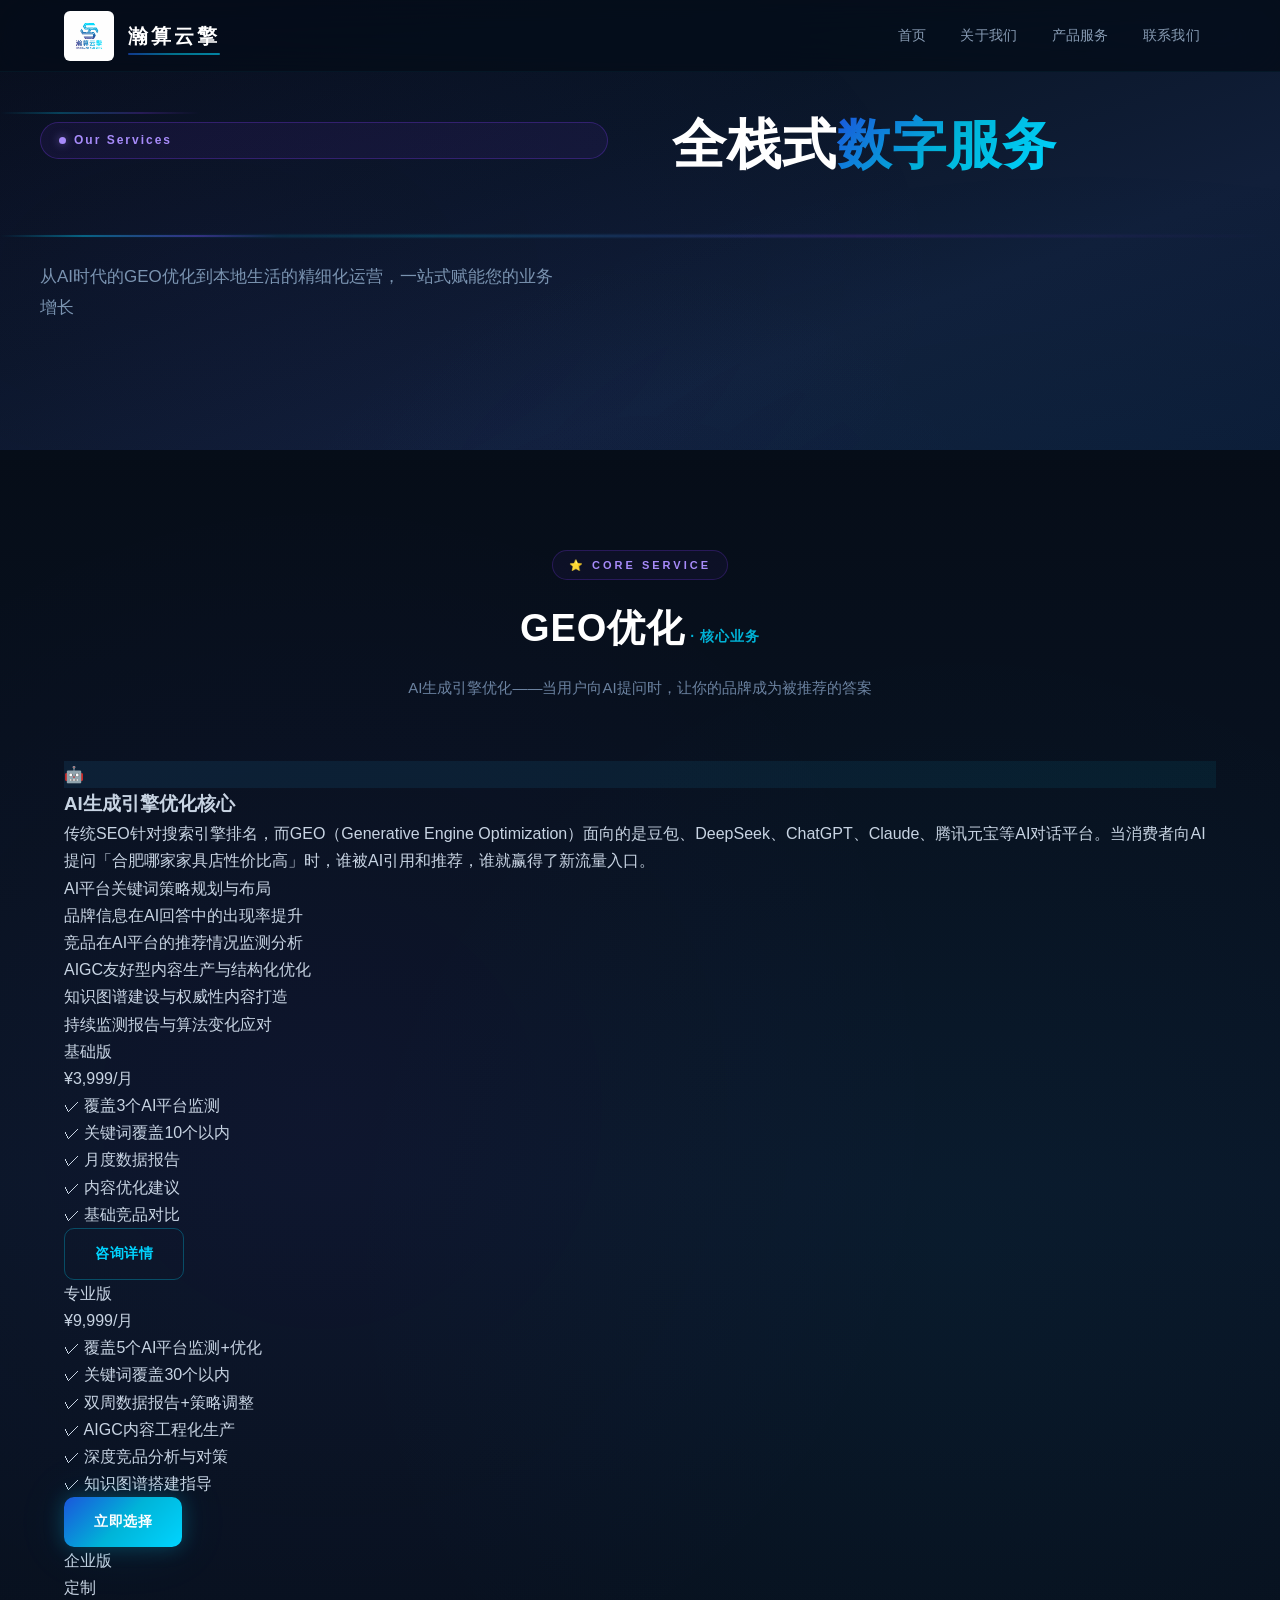
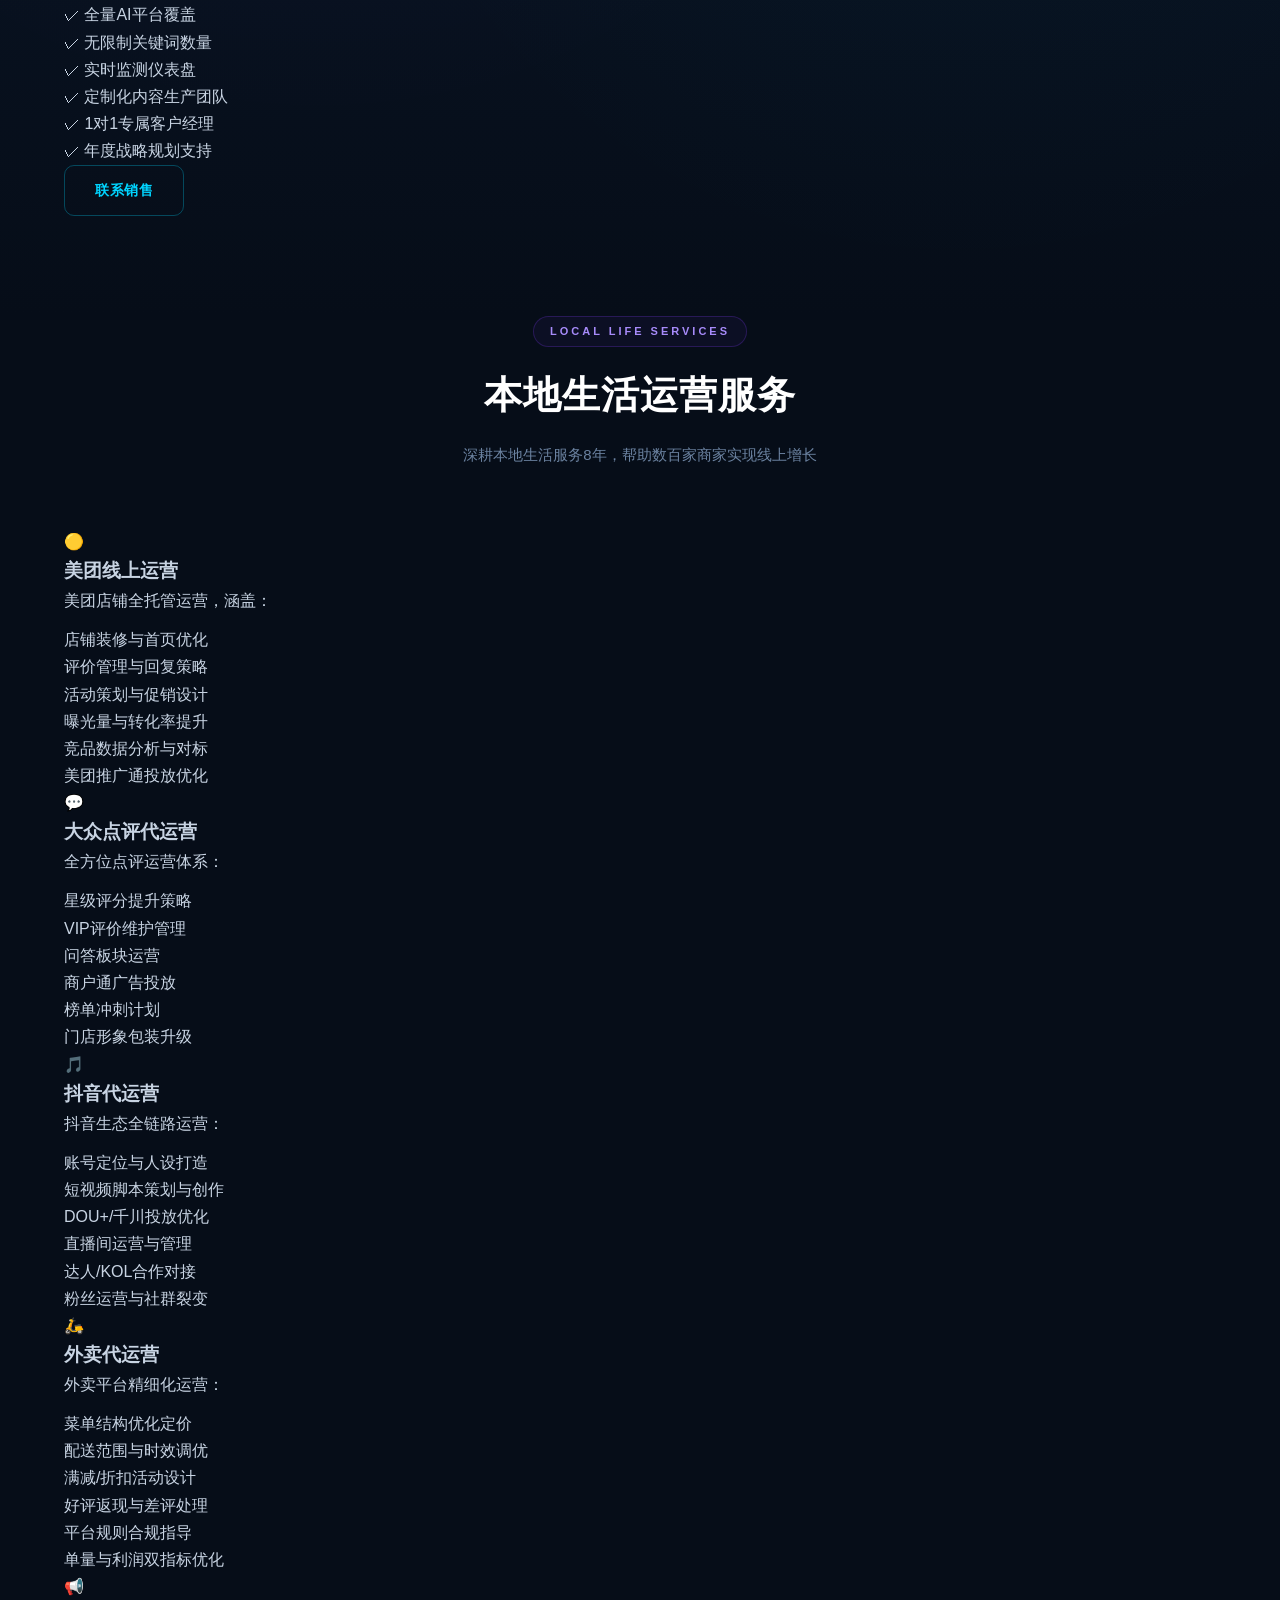
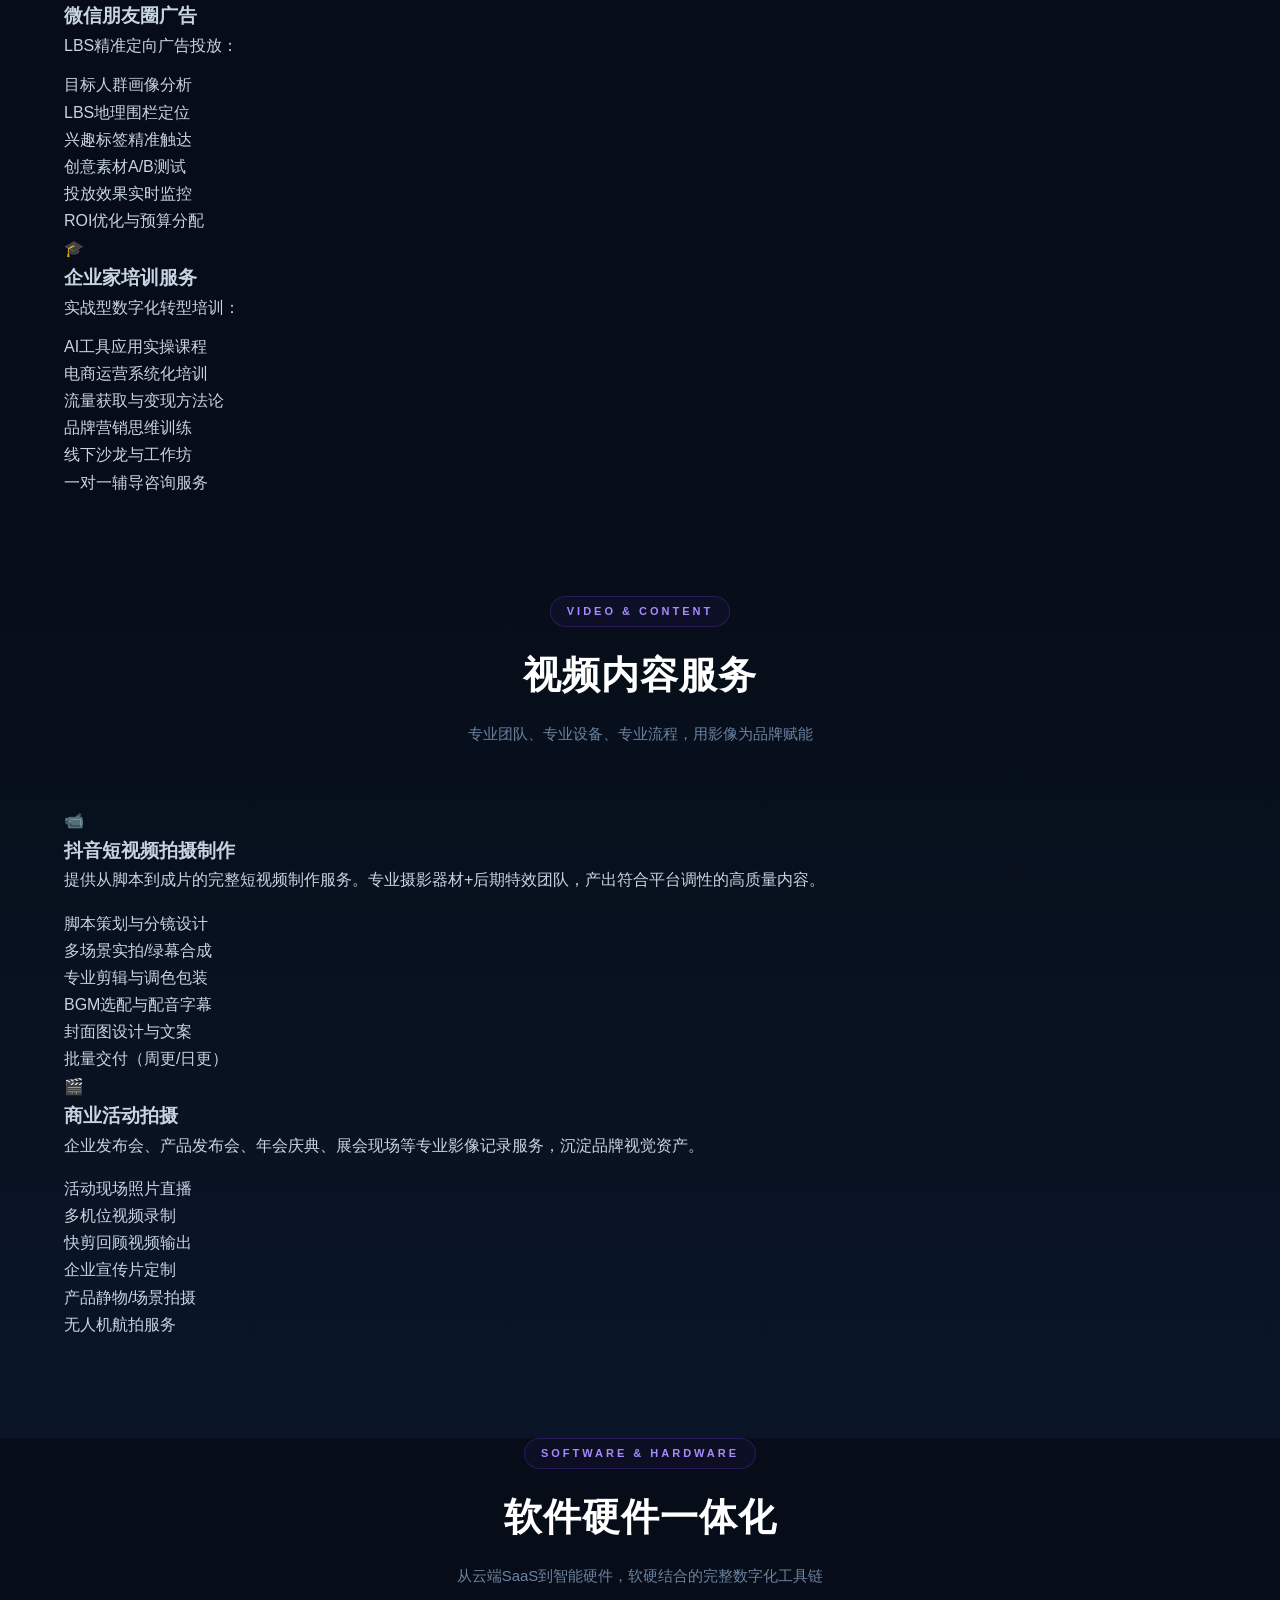
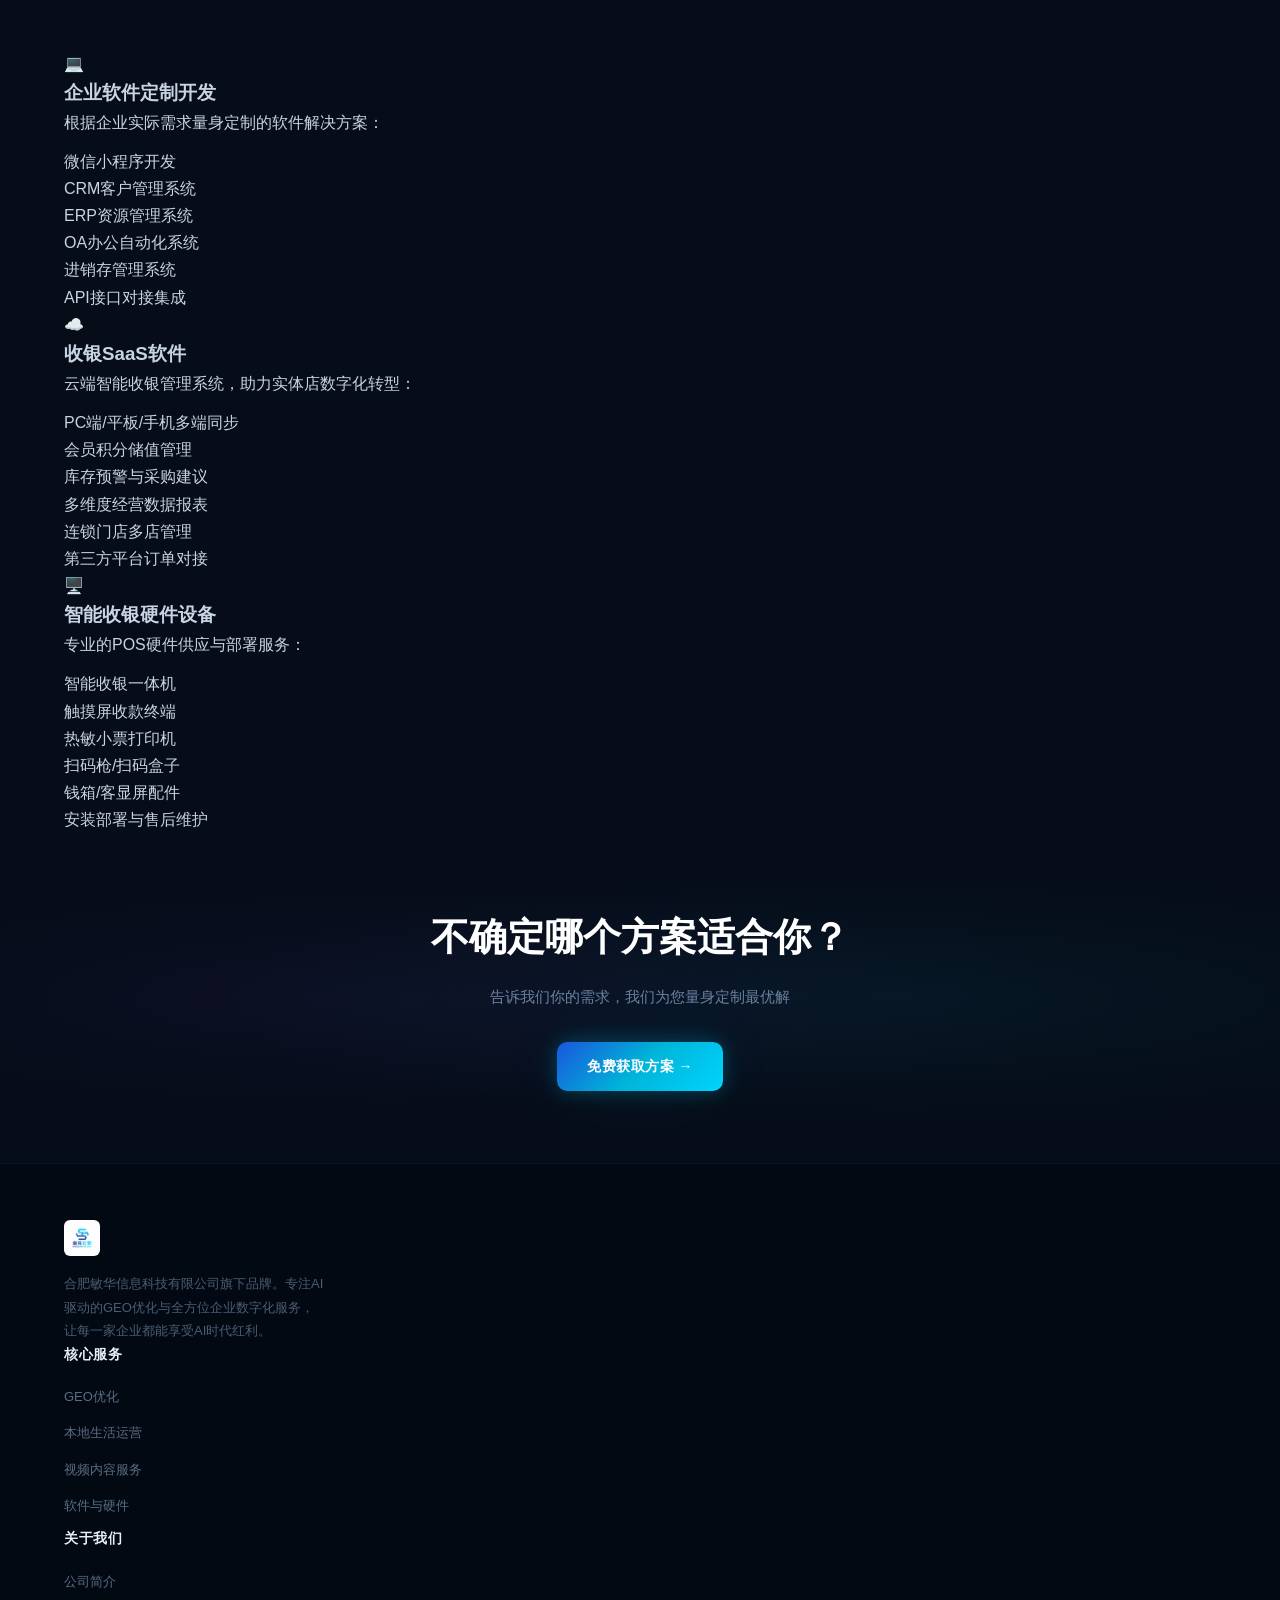
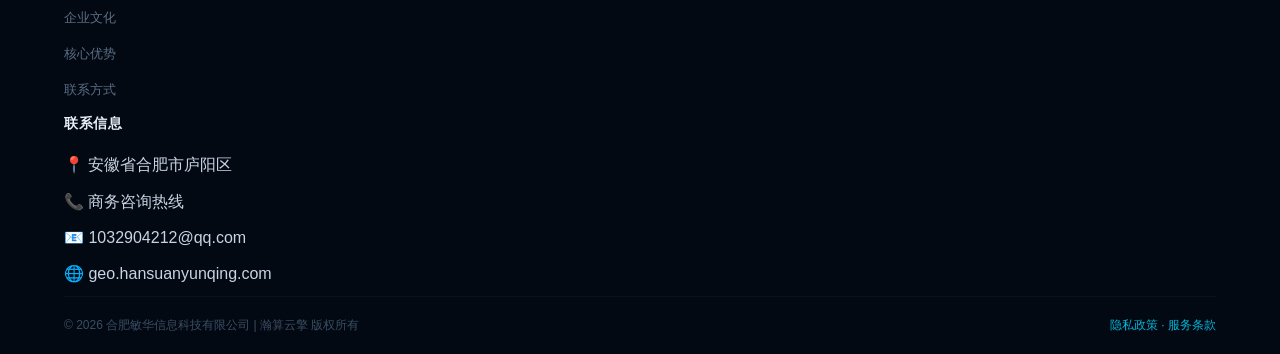
<file: services.html>
<!DOCTYPE html>
<html lang="zh-CN">
<head>
  <meta charset="UTF-8">
  <meta name="viewport" content="width=device-width, initial-scale=1.0">
  <title>产品服务 - 瀚算云擎 | GEO优化 · 本地生活运营 · 数字化解决方案</title>
  <meta name="description" content="瀚算云擎产品服务：GEO优化（核心）、美团/点评/抖音代运营、短视频拍摄、企业软件定制、收银SaaS系统等全方位数字化服务。">
  <link rel="stylesheet" href="styles.css">
</head>
<body>

<!-- ========== 导航栏 ========== -->
<nav class="navbar" id="navbar">
  <div class="nav-inner">
    <a href="index.html" class="logo-group">
      <img src="logo.jpg" alt="瀚算云擎LOGO" class="logo-img">
      <span class="logo-text">瀚算云擎</span>
    </a>
    <ul class="nav-links" id="navLinks">
      <li><a href="index.html">首页</a></li>
      <li><a href="about.html">关于我们</a></li>
      <li><a href="services.html" class="active">产品服务</a></li>
      <li><a href="contact.html">联系我们</a></li>
    </ul>
    <button class="mobile-toggle" id="mobileToggle" aria-label="菜单">
      <span></span><span></span><span></span>
    </button>
  </div>
</nav>

<!-- ========== 页面 Hero ========== -->
<section class="hero" style="min-height:45vh;padding-top:var(--nav-height);padding-bottom:50px;">
  <div class="hero-beam"></div><div class="hero-beam"></div>
  <div class="hero-scanline"></div>
  <div class="container hero-content">
    <div class="hero-badge">Our Services</div>
    <h1 class="hero-title">全栈式<span class="highlight">数字服务</span></h1>
    <p class="hero-subtitle">从AI时代的GEO优化到本地生活的精细化运营，一站式赋能您的业务增长</p>
  </div>
</section>

<!-- ===================== -->
<!-- 核心业务：GEO优化 -->
<!-- ===================== -->
<section class="section geo-section" id="geo">
  <div class="container">
    <div class="section-header animate-in">
      <span class="section-tag">⭐ Core Service</span>
      <h2 class="section-title"><span>GEO优化</span><span style="font-size:14px;color:var(--cyan);font-weight:600;"> · 核心业务</span></h2>
      <p class="section-desc">AI生成引擎优化——当用户向AI提问时，让你的品牌成为被推荐的答案</p>
    </div>

    <div class="services-detail">
      <!-- GEO 详情 -->
      <div class="service-block animate-in">
        <div class="service-visual" style="background:linear-gradient(135deg,rgba(13,33,55,0.95),rgba(0,180,216,0.08));border-color:rgba(0,212,255,0.2);">
          🤖
        </div>
        <div class="service-detail">
          <h3>AI生成引擎优化<span class="tag">核心</span></h3>
          <p>传统SEO针对搜索引擎排名，而GEO（Generative Engine Optimization）面向的是豆包、DeepSeek、ChatGPT、Claude、腾讯元宝等AI对话平台。当消费者向AI提问「合肥哪家家具店性价比高」时，谁被AI引用和推荐，谁就赢得了新流量入口。</p>
          <ul class="service-list">
            <li>AI平台关键词策略规划与布局</li>
            <li>品牌信息在AI回答中的出现率提升</li>
            <li>竞品在AI平台的推荐情况监测分析</li>
            <li>AIGC友好型内容生产与结构化优化</li>
            <li>知识图谱建设与权威性内容打造</li>
            <li>持续监测报告与算法变化应对</li>
          </ul>
        </div>
      </div>
    </div>

    <!-- GEO 套餐方案 -->
    <div class="plans-grid animate-in">
      <div class="plan-card">
        <div class="plan-name">基础版</div>
        <div class="plan-price">¥3,999<span>/月</span></div>
        <ul class="plan-features">
          <li><span class="check">✓</span> 覆盖3个AI平台监测</li>
          <li><span class="check">✓</span> 关键词覆盖10个以内</li>
          <li><span class="check">✓</span> 月度数据报告</li>
          <li><span class="check">✓</span> 内容优化建议</li>
          <li><span class="check">✓</span> 基础竞品对比</li>
        </ul>
        <a href="contact.html" class="btn btn-outline form-submit">咨询详情</a>
      </div>
      <div class="plan-card featured">
        <div class="plan-name">专业版</div>
        <div class="plan-price">¥9,999<span>/月</span></div>
        <ul class="plan-features">
          <li><span class="check">✓</span> 覆盖5个AI平台监测+优化</li>
          <li><span class="check">✓</span> 关键词覆盖30个以内</li>
          <li><span class="check">✓</span> 双周数据报告+策略调整</li>
          <li><span class="check">✓</span> AIGC内容工程化生产</li>
          <li><span class="check">✓</span> 深度竞品分析与对策</li>
          <li><span class="check">✓</span> 知识图谱搭建指导</li>
        </ul>
        <a href="contact.html" class="btn btn-primary form-submit">立即选择</a>
      </div>
      <div class="plan-card">
        <div class="plan-name">企业版</div>
        <div class="plan-price">定制</div>
        <ul class="plan-features">
          <li><span class="check">✓</span> 全量AI平台覆盖</li>
          <li><span class="check">✓</span> 无限制关键词数量</li>
          <li><span class="check">✓</span> 实时监测仪表盘</li>
          <li><span class="check">✓</span> 定制化内容生产团队</li>
          <li><span class="check">✓</span> 1对1专属客户经理</li>
          <li><span class="check">✓</span> 年度战略规划支持</li>
        </ul>
        <a href="contact.html" class="btn btn-outline form-submit">联系销售</a>
      </div>
    </div>
  </div>
</section>

<!-- ===================== -->
<!-- 本地生活服务矩阵 -->
<!-- ===================== -->
<section class="section business-section" id="local">
  <div class="container">
    <div class="section-header animate-in">
      <span class="section-tag">Local Life Services</span>
      <h2 class="section-title"><span>本地生活</span>运营服务</h2>
      <p class="section-desc">深耕本地生活服务8年，帮助数百家商家实现线上增长</p>
    </div>

    <div class="business-grid">

      <!-- 美团运营 -->
      <div class="business-card animate-in">
        <div class="card-icon">🟡</div>
        <h3>美团线上运营</h3>
        <p>美团店铺全托管运营，涵盖：</p>
        <ul class="service-list" style="margin-top:12px;">
          <li>店铺装修与首页优化</li>
          <li>评价管理与回复策略</li>
          <li>活动策划与促销设计</li>
          <li>曝光量与转化率提升</li>
          <li>竞品数据分析与对标</li>
          <li>美团推广通投放优化</li>
        </ul>
      </div>

      <!-- 大众点评 -->
      <div class="business-card animate-in">
        <div class="card-icon">💬</div>
        <h3>大众点评代运营</h3>
        <p>全方位点评运营体系：</p>
        <ul class="service-list" style="margin-top:12px;">
          <li>星级评分提升策略</li>
          <li>VIP评价维护管理</li>
          <li>问答板块运营</li>
          <li>商户通广告投放</li>
          <li>榜单冲刺计划</li>
          <li>门店形象包装升级</li>
        </ul>
      </div>

      <!-- 抖音代运营 -->
      <div class="business-card animate-in">
        <div class="card-icon">🎵</div>
        <h3>抖音代运营</h3>
        <p>抖音生态全链路运营：</p>
        <ul class="service-list" style="margin-top:12px;">
          <li>账号定位与人设打造</li>
          <li>短视频脚本策划与创作</li>
          <li>DOU+/千川投放优化</li>
          <li>直播间运营与管理</li>
          <li>达人/KOL合作对接</li>
          <li>粉丝运营与社群裂变</li>
        </ul>
      </div>

      <!-- 外卖运营 -->
      <div class="business-card animate-in">
        <div class="card-icon">🛵</div>
        <h3>外卖代运营</h3>
        <p>外卖平台精细化运营：</p>
        <ul class="service-list" style="margin-top:12px;">
          <li>菜单结构优化定价</li>
          <li>配送范围与时效调优</li>
          <li>满减/折扣活动设计</li>
          <li>好评返现与差评处理</li>
          <li>平台规则合规指导</li>
          <li>单量与利润双指标优化</li>
        </ul>
      </div>

      <!-- 微信朋友圈广告 -->
      <div class="business-card animate-in">
        <div class="card-icon">📢</div>
        <h3>微信朋友圈广告</h3>
        <p>LBS精准定向广告投放：</p>
        <ul class="service-list" style="margin-top:12px;">
          <li>目标人群画像分析</li>
          <li>LBS地理围栏定位</li>
          <li>兴趣标签精准触达</li>
          <li>创意素材A/B测试</li>
          <li>投放效果实时监控</li>
          <li>ROI优化与预算分配</li>
        </ul>
      </div>

      <!-- 企业家培训 -->
      <div class="business-card animate-in">
        <div class="card-icon">🎓</div>
        <h3>企业家培训服务</h3>
        <p>实战型数字化转型培训：</p>
        <ul class="service-list" style="margin-top:12px;">
          <li>AI工具应用实操课程</li>
          <li>电商运营系统化培训</li>
          <li>流量获取与变现方法论</li>
          <li>品牌营销思维训练</li>
          <li>线下沙龙与工作坊</li>
          <li>一对一辅导咨询服务</li>
        </ul>
      </div>

    </div>
  </div>
</section>

<!-- ===================== -->
<!-- 视频与内容 -->
<!-- ===================== -->
<section class="section process-section" id="video">
  <div class="container">
    <div class="section-header animate-in">
      <span class="section-tag">Video & Content</span>
      <h2 class="section-title"><span>视频内容</span>服务</h2>
      <p class="section-desc">专业团队、专业设备、专业流程，用影像为品牌赋能</p>
    </div>

    <div class="business-grid">
      <!-- 短视频拍摄 -->
      <div class="business-card animate-in" style="grid-column: span 1;">
        <div class="card-icon">📹</div>
        <h3>抖音短视频拍摄制作</h3>
        <p>提供从脚本到成片的完整短视频制作服务。专业摄影器材+后期特效团队，产出符合平台调性的高质量内容。</p>
        <ul class="service-list" style="margin-top:16px;">
          <li>脚本策划与分镜设计</li>
          <li>多场景实拍/绿幕合成</li>
          <li>专业剪辑与调色包装</li>
          <li>BGM选配与配音字幕</li>
          <li>封面图设计与文案</li>
          <li>批量交付（周更/日更）</li>
        </ul>
      </div>

      <!-- 活动拍摄 -->
      <div class="business-card animate-in" style="grid-column: span 1;">
        <div class="card-icon">🎬</div>
        <h3>商业活动拍摄</h3>
        <p>企业发布会、产品发布会、年会庆典、展会现场等专业影像记录服务，沉淀品牌视觉资产。</p>
        <ul class="service-list" style="margin-top:16px;">
          <li>活动现场照片直播</li>
          <li>多机位视频录制</li>
          <li>快剪回顾视频输出</li>
          <li>企业宣传片定制</li>
          <li>产品静物/场景拍摄</li>
          <li>无人机航拍服务</li>
        </ul>
      </div>
    </div>
  </div>
</section>

<!-- ===================== -->
<!-- 软件与硬件 -->
<!-- ===================== -->
<section class="section business-section" id="software">
  <div class="container">
    <div class="section-header animate-in">
      <span class="section-tag">Software & Hardware</span>
      <h2 class="section-title"><span>软件硬件</span>一体化</h2>
      <p class="section-desc">从云端SaaS到智能硬件，软硬结合的完整数字化工具链</p>
    </div>

    <div class="business-grid">
      <!-- 软件定制开发 -->
      <div class="business-card animate-in">
        <div class="card-icon">💻</div>
        <h3>企业软件定制开发</h3>
        <p>根据企业实际需求量身定制的软件解决方案：</p>
        <ul class="service-list" style="margin-top:12px;">
          <li>微信小程序开发</li>
          <li>CRM客户管理系统</li>
          <li>ERP资源管理系统</li>
          <li>OA办公自动化系统</li>
          <li>进销存管理系统</li>
          <li>API接口对接集成</li>
        </ul>
      </div>

      <!-- 收银SAAS -->
      <div class="business-card animate-in">
        <div class="card-icon">☁️</div>
        <h3>收银SaaS软件</h3>
        <p>云端智能收银管理系统，助力实体店数字化转型：</p>
        <ul class="service-list" style="margin-top:12px;">
          <li>PC端/平板/手机多端同步</li>
          <li>会员积分储值管理</li>
          <li>库存预警与采购建议</li>
          <li>多维度经营数据报表</li>
          <li>连锁门店多店管理</li>
          <li>第三方平台订单对接</li>
        </ul>
      </div>

      <!-- 收银机硬件 -->
      <div class="business-card animate-in">
        <div class="card-icon">🖥️</div>
        <h3>智能收银硬件设备</h3>
        <p>专业的POS硬件供应与部署服务：</p>
        <ul class="service-list" style="margin-top:12px;">
          <li>智能收银一体机</li>
          <li>触摸屏收款终端</li>
          <li>热敏小票打印机</li>
          <li>扫码枪/扫码盒子</li>
          <li>钱箱/客显屏配件</li>
          <li>安装部署与售后维护</li>
        </ul>
      </div>
    </div>
  </div>
</section>

<!-- CTA -->
<section class="cta-banner">
  <div class="cta-beam"></div>
  <div class="cta-beam bottom"></div>
  <div class="container">
    <h2 class="cta-title">不确定哪个方案<span>适合你？</span></h2>
    <p class="cta-desc">告诉我们你的需求，我们为您量身定制最优解</p>
    <a href="contact.html" class="btn btn-primary">免费获取方案 →</a>
  </div>
</section>

<!-- 页脚 -->
<footer class="footer">
  <div class="container">
    <div class="footer-grid">
      <div class="footer-brand">
        <a href="index.html" class="logo-group">
          <img src="logo.jpg" alt="瀚算云擎LOGO" class="logo-img" style="height:36px;">
        </a>
        <p>合肥敏华信息科技有限公司旗下品牌。专注AI驱动的GEO优化与全方位企业数字化服务，让每一家企业都能享受AI时代红利。</p>
      </div>
      <div class="footer-col">
        <h4>核心服务</h4>
        <ul>
          <li><a href="#geo">GEO优化</a></li>
          <li><a href="#local">本地生活运营</a></li>
          <li><a href="#video">视频内容服务</a></li>
          <li><a href="#software">软件与硬件</a></li>
        </ul>
      </div>
      <div class="footer-col">
        <h4>关于我们</h4>
        <ul>
          <li><a href="about.html">公司简介</a></li>
          <li><a href="about.html#values">企业文化</a></li>
          <li><a href="about.html#advantage">核心优势</a></li>
          <li><a href="contact.html">联系方式</a></li>
        </ul>
      </div>
      <div class="footer-col">
        <h4>联系信息</h4>
        <ul>
          <li>📍 安徽省合肥市庐阳区</li>
          <li>📞 商务咨询热线</li>
          <li>📧 1032904212@qq.com</li>
          <li>🌐 geo.hansuanyunqing.com</li>
        </ul>
      </div>
    </div>
    <div class="footer-bottom">
      <p>&copy; 2026 合肥敏华信息科技有限公司 | 瀚算云擎 版权所有</p>
      <a href="contact.html">隐私政策 · 服务条款</a>
    </div>
  </div>
</footer>

<script src="script.js"></script>
</body>
</html>
</file>
<file: styles.css>
/* ============================================
   瀚算云擎 v3 - 深色科技感主题
   合肥敏华信息科技有限公司 旗下品牌
   GEO优化 · AI搜索推荐 · 数字化服务
   ============================================ */

/* === CSS Variables === */
:root {
  /* 主色系 - 深蓝+青+紫渐变（科技感） */
  --bg-deep: #060d18;
  --bg-dark: #0a1628;
  --bg-card: #0e1c30;
  --bg-card-hover: #122640;
  
  /* 品牌色 */
  --blue: #1a56db;
  --cyan: #00b4d8;
  --cyan-bright: #00d4ff;
  --purple: #7c3aed;
  --purple-light: #a78bfa;

  /* 渐变色 */
  --gradient-brand: linear-gradient(135deg, #1a56db 0%, #00b4d8 50%, #00d4ff 100%);
  --gradient-hero: linear-gradient(160deg, #060d18 0%, #0a1628 40%, #111f3a 70%, #0d1a35 100%);
  --gradient-accent: linear-gradient(135deg, #7c3aed, #1a56db, #00b4d8);
  --gradient-text: linear-gradient(135deg, #00d4ff, #7c3aed);
  --gradient-card: linear-gradient(145deg, rgba(14,28,48,0.9) 0%, rgba(10,22,40,0.5) 100%);
  --gradient-border: linear-gradient(135deg, rgba(124,58,237,0.3), rgba(0,180,216,0.2), rgba(26,86,219,0.3));
  --gradient-glow: radial-gradient(circle at center, rgba(0,212,255,0.15) 0%, transparent 70%);

  /* 光效 */
  --glow-cyan: 0 0 20px rgba(0,212,255,0.25), 0 0 60px rgba(0,212,255,0.08);
  --glow-purple: 0 0 20px rgba(124,58,237,0.25), 0 0 60px rgba(124,58,237,0.08);
  --glow-strong: 0 0 30px rgba(0,212,255,0.4), 0 0 80px rgba(124,58,237,0.15);

  /* 布局 */
  --max-width: 1200px;
  --nav-height: 72px;
  --section-padding: 100px 0;

  /* 字体 */
  --font-cn: 'PingFang SC', 'Microsoft YaHei', 'Noto Sans SC', sans-serif;
  --font-en: 'Inter', 'SF Pro Display', -apple-system, sans-serif;
}

/* === Reset & Base === */
*, *::before, *::after { margin: 0; padding: 0; box-sizing: border-box; }
html { scroll-behavior: smooth; font-size: 16px; }

body {
  font-family: var(--font-cn);
  background-color: var(--bg-deep);
  color: #c8d4e3;
  line-height: 1.7;
  overflow-x: hidden;
  position: relative;
}

/* 科技网格背景 */
body::before {
  content: '';
  position: fixed;
  top: 0; left: 0; width: 100%; height: 100%;
  background-image:
    linear-gradient(rgba(26,86,219,0.03) 1px, transparent 1px),
    linear-gradient(90deg, rgba(26,86,219,0.03) 1px, transparent 1px);
  background-size: 50px 50px;
  pointer-events: none;
  z-index: 0;
}

body::after {
  content: '';
  position: fixed;
  top: 0; left: 0; width: 100%; height: 100%;
  background:
    radial-gradient(ellipse at 15% 30%, rgba(124,58,237,0.04) 0%, transparent 50%),
    radial-gradient(ellipse at 85% 60%, rgba(0,180,216,0.04) 0%, transparent 50%),
    radial-gradient(ellipse at 50% 90%, rgba(26,86,219,0.03) 0%, transparent 50%);
  pointer-events: none;
  z-index: 0;
}

a { text-decoration: none; color: inherit; transition: all 0.3s ease; }
ul, ol { list-style: none; }
img { max-width: 100%; display: block; }

.container {
  max-width: var(--max-width);
  margin: 0 auto;
  padding: 0 24px;
  position: relative;
  z-index: 1;
}

/* === 动画关键帧 === */
@keyframes pulseGlow {
  0%, 100% { box-shadow: var(--glow-cyan); }
  50% { box-shadow: var(--glow-strong); }
}
@keyframes floatUp {
  0%, 100% { transform: translateY(0); }
  50% { transform: translateY(-12px); }
}
@keyframes shimmer {
  0% { background-position: -200% center; }
  100% { background-position: 200% center; }
}
@keyframes rotateSlow {
  from { transform: rotate(0deg); }
  to { transform: rotate(360deg); }
}
@keyframes fadeInUp {
  from { opacity: 0; transform: translateY(36px); }
  to { opacity: 1; transform: translateY(0); }
}
@keyframes beamMove {
  0% { left: -10%; opacity: 0; }
  20% { opacity: 0.6; }
  80% { opacity: 0.6; }
  100% { left: 110%; opacity: 0; }
}
@keyframes scanline {
  0% { top: -5%; opacity: 0; }
  10% { opacity: 0.5; }
  90% { opacity: 0.5; }
  100% { top: 105%; opacity: 0; }
}
@keyframes particleFloat {
  0%, 100% { transform: translate(0,0) scale(1); opacity: 0.3; }
  33% { transform: translate(15px,-25px) scale(1.1); opacity: 0.7; }
  66% { transform: translate(-10px,-15px) scale(0.95); opacity: 0.5; }
}
@keyframes dataPulse {
  0%, 100% { opacity: 0.6; }
  50% { opacity: 1; }
}
@keyframes borderGlow {
  0%, 100% { border-color: rgba(0,212,255,0.2); }
  50% { border-color: rgba(124,58,237,0.4); }
}
@keyframes slideInLeft {
  from { opacity: 0; transform: translateX(-40px); }
  to { opacity: 1; transform: translateX(0); }
}
@keyframes slideInRight {
  from { opacity: 0; transform: translateX(40px); }
  to { opacity: 1; transform: translateX(0); }
}
@keyframes typingDot {
  0%, 80%, 100% { opacity: 0.3; }
  40% { opacity: 1; }
}

/* === 导航栏 === */
.navbar {
  position: fixed;
  top: 0; left: 0; right: 0;
  height: var(--nav-height);
  z-index: 1000;
  backdrop-filter: blur(24px) saturate(1.6);
  -webkit-backdrop-filter: blur(24px) saturate(1.6);
  background: rgba(6,13,24,0.82);
  border-bottom: 1px solid rgba(0,180,216,0.06);
  transition: all 0.4s ease;
}
.navbar.scrolled {
  background: rgba(6,13,24,0.94);
  border-bottom-color: rgba(0,180,216,0.12);
  box-shadow: 0 4px 32px rgba(0,0,0,0.4), 0 0 16px rgba(124,58,237,0.03);
}

.nav-inner {
  max-width: var(--max-width);
  margin: 0 auto;
  padding: 0 24px;
  height: 100%;
  display: flex;
  align-items: center;
  justify-content: space-between;
}

.logo-group {
  display: flex;
  align-items: center;
  gap: 14px;
  text-decoration: none;
}
.logo-img {
  height: 50px;
  width: auto;
  border-radius: 6px;
  object-fit: contain;
  transition: transform 0.3s ease, filter 0.3s ease;
}
.logo-group:hover .logo-img {
  transform: scale(1.05);
  filter: brightness(1.1);
}

.logo-text {
  font-size: 20px;
  font-weight: 700;
  letter-spacing: 3px;
  color: #fff;
  position: relative;
}
.logo-text::after {
  content: '';
  position: absolute;
  bottom: -2px; left: 0; right: 0;
  height: 1.5px;
  background: var(--gradient-brand);
  border-radius: 1px;
  opacity: 0.6;
}

.nav-links {
  display: flex;
  gap: 2px;
  align-items: center;
}
.nav-links li a {
  display: block;
  padding: 8px 16px;
  border-radius: 8px;
  font-size: 14px;
  font-weight: 500;
  color: #889cb4;
  position: relative;
  transition: all 0.3s ease;
  letter-spacing: 0.3px;
}
.nav-links li a:hover,
.nav-links li a.active {
  color: #fff;
  background: rgba(124,58,237,0.08);
}
.nav-links li a.active {
  color: var(--cyan-bright);
  background: rgba(0,180,216,0.08);
}
.nav-links li a.active::after {
  content: '';
  position: absolute;
  bottom: 0; left: 20px; right: 20px;
  height: 2px;
  background: var(--gradient-brand);
  border-radius: 1px;
}

.mobile-toggle {
  display: none;
  flex-direction: column;
  gap: 5px;
  cursor: pointer;
  padding: 8px;
  border: none;
  background: none;
}
.mobile-toggle span {
  display: block;
  width: 22px;
  height: 2px;
  background: var(--cyan);
  border-radius: 2px;
  transition: all 0.3s ease;
}

/* ====== 1. 首页首屏 Hero ====== */
.hero {
  min-height: 100vh;
  display: flex;
  align-items: center;
  position: relative;
  overflow: hidden;
  padding-top: var(--nav-height);
  background: var(--gradient-hero);
}

/* 流光束 */
.hero-beam {
  position: absolute;
  width: 280px;
  height: 2px;
  background: linear-gradient(90deg, transparent 0%, var(--cyan-bright) 30%, var(--purple) 70%, transparent 100%);
  filter: blur(0.5px);
  opacity: 0.4;
  animation: beamMove 10s ease-in-out infinite;
  z-index: 0;
}
.hero-beam:nth-child(2) { top: 25%; animation-delay: -3.5s; animation-duration: 13s; opacity: 0.25; width: 200px; }
.hero-beam:nth-child(3) { top: 65%; animation-delay: -7s; animation-duration: 16s; opacity: 0.2; width: 240px; }

/* 扫描线 */
.hero-scanline {
  position: absolute;
  left: 0; width: 100%; height: 2px;
  background: linear-gradient(90deg, transparent, var(--cyan-bright), var(--purple), transparent);
  filter: blur(1px);
  opacity: 0.3;
  animation: scanline 5s linear infinite;
  z-index: 0;
}

/* 粒子 */
.hero-particles {
  position: absolute;
  inset: 0;
  overflow: hidden;
  z-index: 0;
}
.particle {
  position: absolute;
  width: 3px; height: 3px;
  background: var(--cyan-bright);
  border-radius: 50%;
  box-shadow: 0 0 8px rgba(0,212,255,0.6);
  animation: particleFloat 7s ease-in-out infinite;
}
.particle:nth-child(1)  { left:8%;top:15%;animation-delay:0s;width:3px;height:3px; }
.particle:nth-child(2)  { left:22%;top:70%;animation-delay:-1.2s;width:2px;height:2px;background:var(--purple-light);box-shadow:0 0 8px rgba(167,139,250,0.6);}
.particle:nth-child(3)  { left:42%;top:12%;animation-delay:-2.4s;width:4px;height:4px; }
.particle:nth-child(4)  { left:62%;top:55%;animation-delay:-3.6s;width:3px;height:3px; }
.particle:nth-child(5)  { left:78%;top:28%;animation-delay:-4.8s;width:2px;height:2px;background:var(--purple-light);box-shadow:0 0 8px rgba(167,139,250,0.6);}
.particle:nth-child(6)  { left:12%;top:85%;animation-delay:-2s;width:3px;height:3px; }
.particle:nth-child(7)  { left:52%;top:78%;animation-delay:-1.5s;width:4px;height:4px; }
.particle:nth-child(8)  { left:88%;top:52%;animation-delay:-0.8s;width:2px;height:2px; }
.particle:nth-child(9)  { left:35%;top:42%;animation-delay:-3.2s;width:3px;height:3px;background:var(--purple-light);box-shadow:0 0 8px rgba(167,139,250,0.6);}
.particle:nth-child(10){ left:72%;top:8%;animation-delay:-4s;width:3px;height:3px; }

/* Hero 内容区 */
.hero-content {
  position: relative;
  z-index: 2;
  display: grid;
  grid-template-columns: 1fr 1fr;
  gap: 64px;
  align-items: center;
  width: 100%;
  padding: 40px 0;
}

.hero-left { text-align: left; }
.hero-badge {
  display: inline-flex;
  align-items: center;
  gap: 8px;
  padding: 7px 18px;
  border-radius: 50px;
  border: 1px solid rgba(124,58,237,0.3);
  background: rgba(124,58,237,0.08);
  color: var(--purple-light);
  font-size: 12px;
  font-weight: 600;
  letter-spacing: 2px;
  margin-bottom: 28px;
  animation: fadeInUp 0.7s ease;
}
.hero-badge::before {
  content: '';
  width: 7px; height: 7px;
  background: var(--purple-light);
  border-radius: 50%;
  box-shadow: 0 0 10px rgba(167,139,250,0.6);
  animation: dataPulse 2s infinite;
}

.hero-title {
  font-size: clamp(34px, 5vw, 54px);
  font-weight: 800;
  line-height: 1.2;
  margin-bottom: 20px;
  color: #fff;
  letter-spacing: 1px;
  animation: fadeInUp 0.7s ease 0.12s both;
}
.hero-title .highlight {
  background: var(--gradient-brand);
  -webkit-background-clip: text;
  -webkit-text-fill-color: transparent;
  background-clip: text;
}

.hero-subtitle {
  font-size: clamp(14px, 1.6vw, 17px);
  color: #7a93b0;
  max-width: 520px;
  line-height: 1.85;
  margin-bottom: 36px;
  animation: fadeInUp 0.7s ease 0.24s both;
}

.hero-buttons {
  display: flex;
  gap: 14px;
  flex-wrap: wrap;
  animation: fadeInUp 0.7s ease 0.36s both;
}

/* 按钮 */
.btn {
  display: inline-flex;
  align-items: center;
  gap: 8px;
  padding: 13px 30px;
  border-radius: 10px;
  font-size: 14px;
  font-weight: 600;
  cursor: pointer;
  transition: all 0.35s ease;
  border: none;
  position: relative;
  overflow: hidden;
  letter-spacing: 0.5px;
  text-decoration: none;
  white-space: nowrap;
}
.btn-primary {
  background: var(--gradient-brand);
  color: #fff;
  box-shadow: var(--glow-cyan);
}
.btn-primary:hover {
  transform: translateY(-3px);
  box-shadow: var(--glow-strong);
}
.btn-outline {
  background: transparent;
  color: var(--cyan-bright);
  border: 1px solid rgba(0,180,216,0.35);
}
.btn-outline:hover {
  background: rgba(0,180,216,0.08);
  border-color: var(--cyan-bright);
  transform: translateY(-3px);
  box-shadow: var(--glow-cyan);
}
.btn-purple {
  background: linear-gradient(135deg, #7c3aed, #5b21b6);
  color: #fff;
  box-shadow: var(--glow-purple);
}
.btn-purple:hover {
  transform: translateY(-3px);
  box-shadow: 0 0 30px rgba(124,58,237,0.4);
}

/* AI诊断面板视觉（Hero右侧） */
.hero-panel {
  position: relative;
  border-radius: 20px;
  overflow: hidden;
  border: 1px solid rgba(124,58,237,0.2);
  background: linear-gradient(145deg, rgba(14,28,48,0.92) 0%, rgba(10,22,40,0.7) 100%);
  box-shadow: 
    0 0 40px rgba(124,58,237,0.08),
    0 20px 60px rgba(0,0,0,0.3),
    inset 0 1px 0 rgba(255,255,255,0.04);
  animation: fadeInUp 0.8s ease 0.3s both;
}
.panel-header {
  display: flex;
  align-items: center;
  justify-content: space-between;
  padding: 16px 20px;
  border-bottom: 1px solid rgba(0,180,216,0.08);
  background: rgba(0,0,0,0.2);
}
.panel-title-group {
  display: flex;
  align-items: center;
  gap: 10px;
}
.panel-dot {
  width: 10px; height: 10px;
  border-radius: 50%;
  background: var(--purple);
  box-shadow: 0 0 10px rgba(124,58,237,0.5);
  animation: dataPulse 2s infinite;
}
.panel-name {
  font-size: 13px;
  font-weight: 700;
  color: #e0e8f0;
  letter-spacing: 1px;
}
.panel-status {
  font-size: 11px;
  color: #22c55e;
  font-weight: 600;
  padding: 3px 10px;
  border-radius: 50px;
  background: rgba(34,197,94,0.1);
  border: 1px solid rgba(34,197,94,0.2);
  display: flex;
  align-items: center;
  gap: 5px;
}
.panel-status::before {
  content: '';
  width: 6px; height: 6px;
  background: #22c55e;
  border-radius: 50%;
  animation: dataPulse 1.5s infinite;
}

.panel-body {
  padding: 24px;
}
.ai-platform-row {
  display: flex;
  gap: 8px;
  margin-bottom: 20px;
  flex-wrap: wrap;
}
.ai-platform-chip {
  display: inline-flex;
  align-items: center;
  gap: 6px;
  padding: 6px 14px;
  border-radius: 8px;
  font-size: 12px;
  font-weight: 600;
  color: #c8d4e3;
  background: rgba(124,58,237,0.08);
  border: 1px solid rgba(124,58,237,0.15);
  transition: all 0.3s ease;
}
.ai-platform-chip:hover {
  border-color: rgba(124,58,237,0.4);
  background: rgba(124,58,237,0.14);
  transform: translateY(-2px);
}
.ai-platform-chip .chip-icon {
  width: 18px; height: 18px;
  border-radius: 4px;
  background: rgba(0,180,216,0.15);
  display: flex;
  align-items: center;
  justify-content: center;
  font-size: 10px;
  color: var(--cyan);
}

/* 数据面板行 */
.panel-data-row {
  display: grid;
  grid-template-columns: repeat(3, 1fr);
  gap: 12px;
  margin-bottom: 16px;
}
.data-cell {
  padding: 14px 12px;
  border-radius: 10px;
  background: rgba(0,0,0,0.2);
  border: 1px solid rgba(0,180,216,0.07);
  text-align: center;
  transition: all 0.3s ease;
}
.data-cell:hover {
  border-color: rgba(0,180,216,0.2);
  background: rgba(0,180,216,0.05);
}
.data-cell-label {
  font-size: 11px;
  color: #5a6d84;
  margin-bottom: 6px;
  letter-spacing: 0.5px;
}
.data-cell-value {
  font-size: 20px;
  font-weight: 800;
  font-family: var(--font-en);
  background: var(--gradient-brand);
  -webkit-background-clip: text;
  -webkit-text-fill-color: transparent;
  background-clip: text;
}
.data-cell-value.up { -webkit-text-fill-color: #22c55e; background: none; }
.data-cell-trend {
  font-size: 10px;
  color: #22c55e;
  margin-top: 3px;
  font-weight: 600;
}

/* 面板底部模拟终端 */
.panel-terminal {
  background: rgba(0,0,0,0.3);
  border-radius: 10px;
  padding: 14px 16px;
  font-family: 'JetBrains Mono', 'Fira Code', monospace;
  font-size: 12px;
  color: #6ee7b7;
  line-height: 1.8;
  border: 1px solid rgba(34,197,94,0.1);
}
.terminal-line {
  display: flex;
  gap: 8px;
  opacity: 0.8;
}
.terminal-prompt { color: #7c3aed; user-select: none; }
.terminal-caret {
  display: inline-block;
  width: 8px; height: 16px;
  background: var(--cyan-bright);
  animation: dataPulse 1s infinite;
  vertical-align: middle;
  margin-left: 4px;
}

/* ====== 2. 数据展示条 ====== */
.stats-bar {
  padding: 60px 0;
  position: relative;
  z-index: 1;
}
.stats-grid {
  display: grid;
  grid-template-columns: repeat(4, 1fr);
  gap: 24px;
}
.stat-item {
  text-align: center;
  padding: 36px 20px;
  border-radius: 16px;
  background: var(--gradient-card);
  border: 1px solid rgba(124,58,237,0.1);
  position: relative;
  overflow: hidden;
  transition: all 0.4s ease;
}
.stat-item::before {
  content: '';
  position: absolute;
  top: 0; left: 0; right: 0;
  height: 2px;
  background: var(--gradient-accent);
  opacity: 0;
  transition: opacity 0.4s ease;
}
.stat-item:hover {
  border-color: rgba(124,58,237,0.3);
  transform: translateY(-6px);
  box-shadow: var(--glow-purple);
}
.stat-item:hover::before { opacity: 1; }
.stat-number {
  font-size: clamp(32px, 4vw, 44px);
  font-weight: 900;
  font-family: var(--font-en);
  background: var(--gradient-brand);
  -webkit-background-clip: text;
  -webkit-text-fill-color: transparent;
  background-clip: text;
  line-height: 1.1;
}
.stat-unit {
  font-size: 18px;
  -webkit-text-fill-color: var(--cyan-bright);
}
.stat-label {
  font-size: 13px;
  color: #6b82a0;
  margin-top: 8px;
  letter-spacing: 1px;
}

/* ====== 3. GEO优化核心板块 ====== */
.geo-section {
  padding: var(--section-padding);
  position: relative;
  z-index: 1;
  background: linear-gradient(180deg, var(--bg-deep) 0%, rgba(10,22,40,0.98) 50%, var(--bg-deep) 100%);
}
.geo-section::before {
  content: '';
  position: absolute;
  inset: 0;
  background:
    radial-gradient(circle at 25% 45%, rgba(124,58,237,0.04) 0%, transparent 50%),
    radial-gradient(circle at 75% 55%, rgba(0,180,216,0.04) 0%, transparent 50%);
  pointer-events: none;
}

.section-header {
  text-align: center;
  margin-bottom: 60px;
}
.section-tag {
  display: inline-block;
  padding: 5px 16px;
  border-radius: 50px;
  font-size: 11px;
  font-weight: 700;
  letter-spacing: 3px;
  color: var(--purple-light);
  border: 1px solid rgba(124,58,237,0.25);
  background: rgba(124,58,237,0.06);
  margin-bottom: 16px;
  text-transform: uppercase;
}
.section-title {
  font-size: clamp(26px, 3.2vw, 38px);
  font-weight: 800;
  letter-spacing: 1px;
  margin-bottom: 14px;
  color: #fff;
}
.section-title .hl {
  background: var(--gradient-brand);
  -webkit-background-clip: text;
  -webkit-text-fill-color: transparent;
  background-clip: text;
}
.section-desc {
  font-size: 15px;
  color: #6b82a0;
  max-width: 580px;
  margin: 0 auto;
  line-height: 1.75;
}

/* GEO 六大能力网格 */
.geo-features-grid {
  display: grid;
  grid-template-columns: repeat(3, 1fr);
  gap: 20px;
}
.geo-feature-card {
  padding: 28px 24px;
  border-radius: 16px;
  border: 1px solid rgba(124,58,237,0.12);
  background: var(--gradient-card);
  transition: all 0.4s cubic-bezier(0.23,1,0.32,1);
  position: relative;
  overflow: hidden;
}
.geo-feature-card::after {
  content: '';
  position: absolute;
  top: 0; left: 0; right: 0;
  height: 2px;
  background: var(--gradient-accent);
  opacity: 0;
  transition: opacity 0.4s ease;
}
.geo-feature-card:hover {
  border-color: rgba(124,58,237,0.35);
  transform: translateY(-6px);
  box-shadow: var(--glow-purple);
  background: rgba(14,28,48,0.95);
}
.geo-feature-card:hover::after { opacity: 1; }

.geo-f-icon {
  width: 50px; height: 50px;
  border-radius: 14px;
  display: flex;
  align-items: center;
  justify-content: center;
  font-size: 22px;
  margin-bottom: 18px;
  background: linear-gradient(135deg, rgba(124,58,237,0.15), rgba(26,86,219,0.08));
  border: 1px solid rgba(124,58,237,0.2);
  transition: all 0.3s ease;
}
.geo-feature-card:hover .geo-f-icon {
  background: linear-gradient(135deg, rgba(124,58,237,0.25), rgba(26,86,219,0.15));
  box-shadow: var(--glow-purple);
  transform: scale(1.05);
}
.geo-feature-card h4 {
  font-size: 16px;
  font-weight: 700;
  color: #e8eff8;
  margin-bottom: 8px;
}
.geo-feature-card p {
  font-size: 13px;
  color: #6b82a0;
  line-height: 1.7;
}

/* ====== 4. 服务矩阵 ====== */
.services-section {
  padding: var(--section-padding);
  position: relative;
  z-index: 1;
}
.services-grid {
  display: grid;
  grid-template-columns: repeat(auto-fit, minmax(260px, 1fr));
  gap: 18px;
}
.service-card {
  position: relative;
  padding: 28px 24px;
  border-radius: 16px;
  border: 1px solid rgba(0,180,216,0.1);
  background: var(--gradient-card);
  backdrop-filter: blur(8px);
  transition: all 0.4s cubic-bezier(0.23,1,0.32,1);
  overflow: hidden;
}
.service-card::before {
  content: '';
  position: absolute;
  top: 0; left: 0; right: 0;
  height: 2px;
  background: var(--gradient-brand);
  opacity: 0;
  transition: opacity 0.4s ease;
}
.service-card:hover {
  border-color: rgba(0,180,216,0.3);
  transform: translateY(-6px);
  box-shadow: 0 16px 40px rgba(0,0,0,0.25), 0 0 24px rgba(0,180,216,0.06);
}
.service-card:hover::before { opacity: 1; }

/* 核心业务高亮 */
.service-card.featured {
  border-color: rgba(0,212,255,0.3);
  background: linear-gradient(145deg, rgba(14,28,48,0.97) 0%, rgba(0,180,216,0.06) 100%);
}
.service-card.featured::before { opacity: 1; }
.featured-badge {
  display: inline-block;
  padding: 3px 12px;
  border-radius: 50px;
  font-size: 10px;
  font-weight: 700;
  color: var(--cyan-bright);
  background: rgba(0,180,216,0.12);
  border: 1px solid rgba(0,180,216,0.3);
  margin-bottom: 14px;
  letter-spacing: 1px;
}

.svc-icon {
  width: 52px; height: 52px;
  border-radius: 14px;
  display: flex;
  align-items: center;
  justify-content: center;
  font-size: 24px;
  margin-bottom: 18px;
  background: linear-gradient(135deg, rgba(0,180,216,0.12), rgba(124,58,237,0.06));
  border: 1px solid rgba(0,180,216,0.15);
  transition: all 0.3s ease;
}
.service-card:hover .svc-icon {
  background: linear-gradient(135deg, rgba(0,180,216,0.22), rgba(124,58,237,0.12));
  box-shadow: var(--glow-cyan);
  transform: scale(1.05);
}
.service-card h3 {
  font-size: 16px;
  font-weight: 700;
  color: #fff;
  margin-bottom: 8px;
  letter-spacing: 0.3px;
}
.service-card p {
  font-size: 13px;
  color: #6b82a0;
  line-height: 1.7;
}

/* ====== 5. 四步服务流程 ====== */
.process-section {
  padding: var(--section-padding);
  position: relative;
  z-index: 1;
  background: linear-gradient(180deg, var(--bg-deep) 0%, rgba(10,22,40,0.96) 100%);
}
.process-steps {
  display: grid;
  grid-template-columns: repeat(4, 1fr);
  gap: 24px;
  position: relative;
}
.process-steps::before {
  content: '';
  position: absolute;
  top: 52px;
  left: calc(12.5% + 20px);
  right: calc(12.5% + 20px);
  height: 1px;
  background: linear-gradient(90deg, rgba(124,58,237,0.1), rgba(0,180,216,0.35), rgba(124,58,237,0.1));
}

.step-card {
  text-align: center;
  position: relative;
  padding: 24px 16px;
}
.step-num {
  width: 56px; height: 56px;
  border-radius: 50%;
  margin: 0 auto 20px;
  display: flex;
  align-items: center;
  justify-content: center;
  font-size: 22px;
  font-weight: 900;
  font-family: var(--font-en);
  color: var(--cyan-bright);
  border: 2px solid rgba(0,180,216,0.25);
  background: rgba(6,13,24,0.9);
  position: relative;
  z-index: 2;
  transition: all 0.3s ease;
}
.step-num .num-ring {
  position: absolute;
  inset: -4px;
  border-radius: 50%;
  border: 1px dashed rgba(0,180,216,0.15);
  animation: rotateSlow 20s linear infinite;
}
.step-card:hover .step-num {
  background: rgba(0,180,216,0.12);
  box-shadow: var(--glow-cyan);
  transform: scale(1.08);
}
.step-card h4 {
  font-size: 16px;
  font-weight: 700;
  color: #e8eff8;
  margin-bottom: 10px;
}
.step-card p {
  font-size: 13px;
  color: #6b82a0;
  line-height: 1.65;
}

/* ====== 6. 案例墙 ====== */
.cases-section {
  padding: var(--section-padding);
  position: relative;
  z-index: 1;
}
.cases-grid {
  display: grid;
  grid-template-columns: repeat(4, 1fr);
  gap: 18px;
}
.case-card {
  border-radius: 14px;
  overflow: hidden;
  border: 1px solid rgba(0,180,216,0.09);
  background: var(--gradient-card);
  transition: all 0.4s cubic-bezier(0.23,1,0.32,1);
  position: relative;
}
.case-card:hover {
  border-color: rgba(0,180,216,0.3);
  transform: translateY(-6px);
  box-shadow: 0 16px 40px rgba(0,0,0,0.2), 0 0 20px rgba(0,180,216,0.05);
}
.case-cover {
  aspect-ratio: 16/10;
  background: linear-gradient(135deg, rgba(124,58,237,0.1) 0%, rgba(26,86,219,0.08) 50%, rgba(0,180,216,0.1) 100%);
  display: flex;
  align-items: center;
  justify-content: center;
  font-size: 36px;
  position: relative;
  overflow: hidden;
}
.case-cover::after {
  content: '';
  position: absolute;
  inset: 0;
  background: linear-gradient(180deg, transparent 50%, rgba(6,13,24,0.6) 100%);
}
.case-industry-tag {
  position: absolute;
  top: 12px;
  left: 12px;
  padding: 3px 10px;
  border-radius: 50px;
  font-size: 10px;
  font-weight: 700;
  color: var(--cyan-bright);
  background: rgba(6,13,24,0.7);
  border: 1px solid rgba(0,180,216,0.25);
  z-index: 2;
  backdrop-filter: blur(4px);
}
.case-info {
  padding: 16px;
}
.case-info h4 {
  font-size: 14px;
  font-weight: 700;
  color: #e8eff8;
  margin-bottom: 6px;
  line-height: 1.4;
}
.case-info p {
  font-size: 12px;
  color: #5a6d84;
  line-height: 1.6;
}
.case-note {
  font-size: 11px;
  color: #4a5d73;
  margin-top: 8px;
  font-style: italic;
}

/* ====== 7. 新闻动态 ====== */
.news-section {
  padding: var(--section-padding);
  position: relative;
  z-index: 1;
  background: linear-gradient(180deg, var(--bg-deep) 0%, rgba(10,22,40,0.97) 100%);
}
.news-grid {
  display: grid;
  grid-template-columns: repeat(3, 1fr);
  gap: 22px;
}
.news-card {
  border-radius: 14px;
  overflow: hidden;
  border: 1px solid rgba(124,58,237,0.1);
  background: var(--gradient-card);
  transition: all 0.4s ease;
  display: flex;
  flex-direction: column;
}
.news-card:hover {
  border-color: rgba(124,58,237,0.3);
  transform: translateY(-5px);
  box-shadow: 0 14px 36px rgba(0,0,0,0.2), 0 0 16px rgba(124,58,237,0.05);
}
.news-meta {
  padding: 20px 20px 0;
  display: flex;
  align-items: center;
  gap: 10px;
  flex-wrap: wrap;
}
.news-category {
  font-size: 10px;
  font-weight: 700;
  padding: 3px 10px;
  border-radius: 50px;
  letter-spacing: 1px;
}
.news-cat-geo {
  color: var(--cyan-bright);
  background: rgba(0,180,216,0.1);
  border: 1px solid rgba(0,180,216,0.2);
}
.news-cat-guide {
  color: var(--purple-light);
  background: rgba(124,58,237,0.1);
  border: 1px solid rgba(124,58,237,0.2);
}
.news-cat-update {
  color: #22c55e;
  background: rgba(34,197,94,0.1);
  border: 1px solid rgba(34,197,94,0.2);
}
.news-date {
  font-size: 11px;
  color: #4a5d83;
}
.news-body {
  padding: 16px 20px 20px;
  flex: 1;
  display: flex;
  flex-direction: column;
}
.news-body h4 {
  font-size: 15px;
  font-weight: 700;
  color: #e8eff8;
  line-height: 1.45;
  margin-bottom: 10px;
  display: -webkit-box;
  -webkit-line-clamp: 2;
  -webkit-box-orient: vertical;
  overflow: hidden;
}
.news-excerpt {
  font-size: 13px;
  color: #6b82a0;
  line-height: 1.7;
  flex: 1;
  display: -webkit-box;
  -webkit-line-clamp: 3;
  -webkit-box-orient: vertical;
  overflow: hidden;
  margin-bottom: 14px;
}
.news-read-more {
  display: inline-flex;
  align-items: center;
  gap: 6px;
  font-size: 12px;
  font-weight: 600;
  color: var(--cyan-bright);
  transition: all 0.3s ease;
  align-self: flex-start;
}
.news-read-more:hover {
  gap: 10px;
  color: #fff;
}
.news-read-more svg {
  transition: transform 0.3s ease;
}
.news-read-more:hover svg {
  transform: translateX(3px);
}

/* ====== 8. 关于我们（首页精简版） ====== */
.about-preview {
  padding: var(--section-padding);
  position: relative;
  z-index: 1;
}
.about-layout {
  display: grid;
  grid-template-columns: 1fr 1fr;
  gap: 56px;
  align-items: center;
}
.about-photo-area {
  display: flex;
  flex-direction: column;
  gap: 16px;
}
.photo-row {
  display: grid;
  grid-template-columns: 1fr 1fr;
  gap: 16px;
}
.photo-card {
  border-radius: 14px;
  overflow: hidden;
  border: 1px solid rgba(0,180,216,0.1);
  position: relative;
}
.photo-card.large {
  aspect-ratio: 16/9;
}
.photo-card.medium {
  aspect-ratio: 4/3;
}
.photo-card.small {
  aspect-ratio: 1;
}
.photo-card img {
  width: 100%;
  height: 100%;
  object-fit: cover;
  transition: transform 0.5s ease;
}
.photo-card:hover img { transform: scale(1.04); }
.photo-overlay {
  position: absolute;
  bottom: 0;
  left: 0;
  right: 0;
  padding: 12px 16px;
  background: linear-gradient(transparent, rgba(6,13,24,0.85));
  font-size: 12px;
  color: var(--cyan-bright);
  font-weight: 600;
}

.about-content h3 {
  font-size: 28px;
  font-weight: 800;
  color: #fff;
  margin-bottom: 18px;
  line-height: 1.35;
}
.about-content > p {
  font-size: 14px;
  color: #7a93b0;
  line-height: 1.85;
  margin-bottom: 28px;
}

.advantage-list {
  display: flex;
  flex-direction: column;
  gap: 14px;
}
.advantage-item {
  display: flex;
  align-items: flex-start;
  gap: 14px;
  padding: 16px 18px;
  border-radius: 12px;
  border: 1px solid rgba(0,180,216,0.08);
  background: rgba(10,22,40,0.4);
  transition: all 0.3s ease;
}
.advantage-item:hover {
  border-color: rgba(0,180,216,0.2);
  background: rgba(0,180,216,0.04);
}
.av-icon {
  width: 38px; height: 38px;
  border-radius: 10px;
  display: flex;
  align-items: center;
  justify-content: center;
  font-size: 17px;
  background: linear-gradient(135deg, rgba(0,180,216,0.12), rgba(124,58,237,0.08));
  border: 1px solid rgba(0,180,216,0.15);
  flex-shrink: 0;
}
.av-text strong {
  display: block;
  font-size: 14px;
  font-weight: 700;
  color: #e8eff8;
  margin-bottom: 3px;
}
.av-text span {
  font-size: 12px;
  color: #6b82a0;
  line-height: 1.5;
}

/* ====== 9. 联系我们（首页精简版） ====== */
.contact-preview {
  padding: var(--section-padding);
  position: relative;
  z-index: 1;
  background: linear-gradient(180deg, var(--bg-deep) 0%, rgba(10,22,40,0.97) 100%);
}
.contact-layout {
  display: grid;
  grid-template-columns: 380px 1fr;
  gap: 36px;
  align-items: start;
}
.contact-info-panel {
  border-radius: 18px;
  border: 1px solid rgba(0,180,216,0.1);
  background: var(--gradient-card);
  padding: 32px 26px;
}
.contact-info-panel h3 {
  font-size: 20px;
  font-weight: 800;
  color: #fff;
  margin-bottom: 24px;
}
.contact-method {
  display: flex;
  align-items: center;
  gap: 14px;
  padding: 14px 0;
  border-bottom: 1px solid rgba(0,180,216,0.06);
}
.contact-method:last-child { border-bottom: none; }
.cm-icon {
  width: 42px; height: 42px;
  border-radius: 12px;
  display: flex;
  align-items: center;
  justify-content: center;
  font-size: 18px;
  background: rgba(0,180,216,0.08);
  border: 1px solid rgba(0,180,216,0.12);
  flex-shrink: 0;
}
.cm-text strong {
  display: block;
  font-size: 14px;
  font-weight: 700;
  color: #e8eff8;
  margin-bottom: 2px;
}
.cm-text span {
  font-size: 13px;
  color: #6b82a0;
}
.contact-actions {
  display: flex;
  flex-direction: column;
  gap: 12px;
  margin-top: 24px;
}
.contact-actions .btn {
  width: 100%;
  justify-content: center;
  padding: 14px 24px;
}

/* 快速表单 */
.quick-form {
  border-radius: 18px;
  border: 1px solid rgba(124,58,237,0.1);
  background: var(--gradient-card);
  padding: 32px;
}
.quick-form h3 {
  font-size: 20px;
  font-weight: 800;
  color: #fff;
  margin-bottom: 24px;
}
.form-row {
  display: grid;
  grid-template-columns: 1fr 1fr;
  gap: 16px;
}
.form-group {
  margin-bottom: 18px;
}
.form-group label {
  display: block;
  font-size: 12px;
  font-weight: 600;
  color: #7a93b0;
  margin-bottom: 7px;
  letter-spacing: 0.5px;
}
.form-group input,
.form-group select,
.form-group textarea {
  width: 100%;
  padding: 12px 16px;
  border-radius: 10px;
  border: 1px solid rgba(0,180,216,0.12);
  background: rgba(6,13,24,0.6);
  color: #e8eff8;
  font-size: 14px;
  font-family: inherit;
  outline: none;
  transition: all 0.3s ease;
}
.form-group input:focus,
.form-group select:focus,
.form-group textarea:focus {
  border-color: var(--cyan);
  box-shadow: 0 0 0 3px rgba(0,180,216,0.08), var(--glow-cyan);
  background: rgba(6,13,24,0.9);
}
.form-group textarea {
  resize: vertical;
  min-height: 90px;
}
.form-group input::placeholder,
.form-group textarea::placeholder { color: #3a4d63; }
.form-submit-btn {
  width: 100%;
  margin-top: 6px;
}
.form-feedback {
  margin-top: 14px;
  padding: 12px 16px;
  border-radius: 10px;
  font-size: 13px;
  font-weight: 600;
  text-align: center;
  display: none;
}
.form-feedback.success {
  display: block;
  background: rgba(34,197,94,0.1);
  border: 1px solid rgba(34,197,94,0.25);
  color: #22c55e;
}

/* ====== 10. CTA 底部横幅 ====== */
.cta-banner {
  padding: 72px 0;
  position: relative;
  overflow: hidden;
  text-align: center;
  z-index: 1;
}
.cta-banner::before {
  content: '';
  position: absolute;
  inset: 0;
  background:
    radial-gradient(ellipse at 30% 50%, rgba(124,58,237,0.06) 0%, transparent 55%),
    radial-gradient(ellipse at 70% 50%, rgba(0,180,216,0.06) 0%, transparent 55%);
}
.cta-glow-line {
  position: absolute;
  left: 0; width: 100%; height: 1px;
  background: linear-gradient(90deg, transparent, var(--purple), var(--cyan), transparent);
  opacity: 0.3;
}
.cta-glow-line.top { top: 0; }
.cta-glow-line.bottom { bottom: 0; }
.cta-banner .container { position: relative; z-index: 2; }
.cta-title {
  font-size: clamp(26px, 3.2vw, 38px);
  font-weight: 800;
  color: #fff;
  margin-bottom: 14px;
}
.cta-title .hl {
  background: var(--gradient-brand);
  -webkit-background-clip: text;
  -webkit-text-fill-color: transparent;
  background-clip: text;
}
.cta-desc {
  font-size: 15px;
  color: #6b82a0;
  max-width: 480px;
  margin: 0 auto 32px;
  line-height: 1.7;
}
.cta-buttons {
  display: flex;
  gap: 14px;
  justify-content: center;
  flex-wrap: wrap;
}

/* ====== 页脚 ====== */
.footer {
  padding: 56px 0 0;
  border-top: 1px solid rgba(0,180,216,0.08);
  background: rgba(4,10,20,0.95);
  position: relative;
  z-index: 1;
}
.footer-main {
  display: grid;
  grid-template-columns: 1.4fr 1fr 1fr 1.2fr;
  gap: 36px;
  padding-bottom: 40px;
}
.footer-brand .logo-group { margin-bottom: 16px; }
.footer-brand p {
  font-size: 13px;
  color: #4a5d73;
  line-height: 1.8;
  max-width: 260px;
}
.footer-col h4 {
  font-size: 14px;
  font-weight: 700;
  color: #e8eff8;
  margin-bottom: 16px;
  letter-spacing: 0.5px;
}
.footer-col ul li { margin-bottom: 9px; }
.footer-col ul li a {
  font-size: 13px;
  color: #5a6d84;
  transition: all 0.2s ease;
}
.footer-col ul li a:hover {
  color: var(--cyan-bright);
  padding-left: 4px;
}

.footer-bottom {
  border-top: 1px solid rgba(0,180,216,0.06);
  padding: 18px 0;
  display: flex;
  align-items: center;
  justify-content: space-between;
  font-size: 12px;
  color: #3a4d63;
}
.footer-bottom a { color: var(--cyan); }

/* ====== 动画入场 ====== */
.animate-in {
  opacity: 0;
  transform: translateY(28px);
  transition: all 0.7s cubic-bezier(0.23,1,0.32,1);
}
.animate-in.visible {
  opacity: 1;
  transform: translateY(0);
}
.animate-delay-1 { transition-delay: 0.1s; }
.animate-delay-2 { transition-delay: 0.2s; }
.animate-delay-3 { transition-delay: 0.3s; }
.animate-delay-4 { transition-delay: 0.4s; }

/* ====== 响应式设计 ====== */
@media (max-width: 1024px) {
  :root { --section-padding: 72px 0; }

  .hero-content { grid-template-columns: 1fr; gap: 40px; text-align: center; }
  .hero-left { text-align: center; }
  .hero-subtitle { max-width: 100%; margin: 0 auto 32px; }
  .hero-buttons { justify-content: center; }
  .hero-panel { max-width: 520px; margin: 0 auto; }

  .about-layout { grid-template-columns: 1fr; gap: 40px; }
  .contact-layout { grid-template-columns: 1fr; }

  .geo-features-grid { grid-template-columns: repeat(2, 1fr); }
  .cases-grid { grid-template-columns: repeat(2, 1fr); }
  .news-grid { grid-template-columns: 1fr; }
  .process-steps { grid-template-columns: repeat(2, 1fr); }
  .process-steps::before { display: none; }
  .footer-main { grid-template-columns: 1fr 1fr; gap: 28px; }
}

@media (max-width: 768px) {
  :root { --section-padding: 56px 0; }

  .mobile-toggle { display: flex; }
  .nav-links {
    display: none;
    position: absolute;
    top: var(--nav-height); left: 0; right: 0;
    background: rgba(6,13,24,0.97);
    backdrop-filter: blur(24px);
    flex-direction: column;
    padding: 16px 20px;
    gap: 2px;
    border-bottom: 1px solid rgba(0,180,216,0.08);
  }
  .nav-links.active { display: flex; }
  .nav-links li a { padding: 11px 14px; }

  .stats-grid { grid-template-columns: repeat(2, 1fr); }
  .services-grid { grid-template-columns: 1fr; }
  .geo-features-grid { grid-template-columns: 1fr; }
  .cases-grid { grid-template-columns: 1fr; }
  .form-row { grid-template-columns: 1fr; }
  .panel-data-row { grid-template-columns: 1fr 1fr; }
  .ai-platform-row { justify-content: center; }

  .photo-row { grid-template-columns: 1fr; }
  .photo-card.large { grid-column: auto; }

  .footer-main { grid-template-columns: 1fr; text-align: center; }
  .footer-brand p { max-width: 100%; margin: 0 auto; }
  .footer-bottom { flex-direction: column; gap: 10px; text-align: center; }
}

@media (max-width: 480px) {
  .hero { min-height: auto; padding: calc(var(--nav-height) + 40px) 0 56px; }
  .hero-title { font-size: 26px; }
  .hero-subtitle { font-size: 14px; }
  .btn { padding: 11px 22px; font-size: 13px; }

  .stats-grid { grid-template-columns: 1fr 1fr; gap: 12px; }
  .stat-item { padding: 24px 14px; }
  .stat-number { font-size: 28px; }

  .process-steps { grid-template-columns: 1fr; gap: 16px; }
  .contact-info-panel { padding: 24px 20px; }
  .quick-form { padding: 24px 20px; }
}
</file>
<file: cms-styles.css>
/* ============================================
   瀚算云擎 CMS - 后台管理样式
   深色科技感主题
   ============================================ */

:root {
  --bg-deep: #060d18;
  --bg-dark: #0a1628;
  --bg-card: #0e1c30;
  --bg-card-hover: #122640;
  --bg-input: #111f3a;
  
  --blue: #1a56db;
  --cyan: #00b4d8;
  --cyan-bright: #00d4ff;
  --purple: #7c3aed;
  --purple-light: #a78bfa;
  
  --gradient-brand: linear-gradient(135deg, #1a56db 0%, #00b4d8 50%, #00d4ff 100%);
  --gradient-accent: linear-gradient(135deg, #7c3aed, #1a56db, #00b4d8);
  
  --text-primary: #e8eff8;
  --text-secondary: #8b9db8;
  --text-muted: #4a5d73;
  
  --border-color: rgba(0,180,216,0.15);
  --border-focus: rgba(0,180,216,0.4);
  
  --shadow-glow: 0 0 20px rgba(0,212,255,0.1);
  --shadow-card: 0 4px 20px rgba(0,0,0,0.3);
  
  --radius: 12px;
  --radius-sm: 8px;
  --transition: all 0.3s ease;
}

*, *::before, *::after { margin: 0; padding: 0; box-sizing: border-box; }

body {
  font-family: 'PingFang SC', 'Microsoft YaHei', sans-serif;
  background: var(--bg-deep);
  color: var(--text-primary);
  line-height: 1.6;
  overflow-x: hidden;
}

/* === 登录页面 === */
.login-page {
  min-height: 100vh;
  display: flex;
  align-items: center;
  justify-content: center;
  background: 
    radial-gradient(ellipse at 20% 50%, rgba(124,58,237,0.08) 0%, transparent 50%),
    radial-gradient(ellipse at 80% 50%, rgba(0,180,216,0.08) 0%, transparent 50%),
    var(--bg-deep);
  position: relative;
}

.login-page::before {
  content: '';
  position: fixed;
  top: 0; left: 0; width: 100%; height: 100%;
  background-image:
    linear-gradient(rgba(26,86,219,0.03) 1px, transparent 1px),
    linear-gradient(90deg, rgba(26,86,219,0.03) 1px, transparent 1px);
  background-size: 50px 50px;
  pointer-events: none;
}

.login-box {
  background: var(--bg-card);
  border: 1px solid var(--border-color);
  border-radius: var(--radius);
  padding: 48px 40px;
  width: 100%;
  max-width: 420px;
  box-shadow: var(--shadow-card), 0 0 40px rgba(0,212,255,0.05);
  position: relative;
  z-index: 1;
}

.login-header {
  text-align: center;
  margin-bottom: 32px;
}

.login-logo {
  height: 60px;
  width: auto;
  border-radius: 8px;
  margin-bottom: 16px;
}

.login-header h2 {
  font-size: 24px;
  font-weight: 700;
  background: var(--gradient-brand);
  -webkit-background-clip: text;
  -webkit-text-fill-color: transparent;
  background-clip: text;
  margin-bottom: 8px;
}

.login-header p {
  color: var(--text-secondary);
  font-size: 14px;
}

.form-group {
  margin-bottom: 20px;
}

.form-group label {
  display: block;
  font-size: 14px;
  font-weight: 600;
  color: var(--text-secondary);
  margin-bottom: 8px;
}

.form-group input,
.form-group select,
.form-group textarea {
  width: 100%;
  padding: 12px 16px;
  background: var(--bg-input);
  border: 1px solid var(--border-color);
  border-radius: var(--radius-sm);
  color: var(--text-primary);
  font-size: 15px;
  transition: var(--transition);
  font-family: inherit;
}

.form-group input:focus,
.form-group select:focus,
.form-group textarea:focus {
  outline: none;
  border-color: var(--cyan);
  box-shadow: 0 0 0 3px rgba(0,180,216,0.1);
}

.form-group input::placeholder,
.form-group textarea::placeholder {
  color: var(--text-muted);
}

.form-group textarea {
  min-height: 300px;
  resize: vertical;
  line-height: 1.8;
}

.btn-login {
  width: 100%;
  padding: 14px;
  background: var(--gradient-brand);
  border: none;
  border-radius: var(--radius-sm);
  color: #fff;
  font-size: 16px;
  font-weight: 600;
  cursor: pointer;
  transition: var(--transition);
}

.btn-login:hover {
  transform: translateY(-2px);
  box-shadow: 0 8px 25px rgba(26,86,219,0.4);
}

.login-hint {
  text-align: center;
  margin-top: 16px;
  font-size: 12px;
  color: var(--text-muted);
}

/* === CMS 页面布局 === */
.cms-page {
  display: flex;
  min-height: 100vh;
}

/* === 侧边栏 === */
.sidebar {
  width: 260px;
  background: var(--bg-dark);
  border-right: 1px solid var(--border-color);
  display: flex;
  flex-direction: column;
  position: fixed;
  top: 0; left: 0; bottom: 0;
  z-index: 100;
}

.sidebar-header {
  padding: 24px 20px;
  display: flex;
  align-items: center;
  gap: 12px;
  border-bottom: 1px solid var(--border-color);
}

.sidebar-logo {
  height: 40px;
  width: auto;
  border-radius: 6px;
}

.sidebar-header span {
  font-size: 16px;
  font-weight: 700;
  background: var(--gradient-brand);
  -webkit-background-clip: text;
  -webkit-text-fill-color: transparent;
  background-clip: text;
}

.sidebar-nav {
  padding: 16px 12px;
  flex: 1;
}

.nav-item {
  display: flex;
  align-items: center;
  gap: 12px;
  padding: 12px 16px;
  border-radius: var(--radius-sm);
  color: var(--text-secondary);
  text-decoration: none;
  transition: var(--transition);
  margin-bottom: 4px;
  cursor: pointer;
}

.nav-item:hover {
  background: rgba(0,180,216,0.08);
  color: var(--text-primary);
}

.nav-item.active {
  background: rgba(0,180,216,0.12);
  color: var(--cyan-bright);
  border-left: 3px solid var(--cyan);
}

.nav-icon {
  font-size: 18px;
  width: 24px;
  text-align: center;
}

.sidebar-footer {
  padding: 16px;
  border-top: 1px solid var(--border-color);
}

.btn-logout {
  width: 100%;
  padding: 10px;
  background: transparent;
  border: 1px solid var(--border-color);
  border-radius: var(--radius-sm);
  color: var(--text-secondary);
  cursor: pointer;
  transition: var(--transition);
  font-size: 14px;
}

.btn-logout:hover {
  border-color: #ef4444;
  color: #ef4444;
  background: rgba(239,68,68,0.08);
}

/* === 主内容区 === */
.main-content {
  flex: 1;
  margin-left: 260px;
  min-height: 100vh;
}

/* === 顶部栏 === */
.topbar {
  display: flex;
  justify-content: space-between;
  align-items: center;
  padding: 20px 32px;
  background: var(--bg-dark);
  border-bottom: 1px solid var(--border-color);
  position: sticky;
  top: 0;
  z-index: 50;
}

.topbar h1 {
  font-size: 22px;
  font-weight: 700;
  color: var(--text-primary);
}

.topbar-right {
  display: flex;
  align-items: center;
  gap: 16px;
}

.user-info {
  color: var(--text-secondary);
  font-size: 14px;
}

.btn-view-site {
  padding: 8px 16px;
  background: var(--gradient-brand);
  border-radius: var(--radius-sm);
  color: #fff;
  text-decoration: none;
  font-size: 13px;
  font-weight: 600;
  transition: var(--transition);
}

.btn-view-site:hover {
  transform: translateY(-1px);
  box-shadow: 0 4px 15px rgba(26,86,219,0.4);
}

/* === 页面内容 === */
.page-content {
  padding: 32px;
  max-width: 1200px;
}

/* === 统计卡片 === */
.stats-cards {
  display: grid;
  grid-template-columns: repeat(3, 1fr);
  gap: 24px;
  margin-bottom: 32px;
}

.stat-card {
  background: var(--bg-card);
  border: 1px solid var(--border-color);
  border-radius: var(--radius);
  padding: 24px;
  display: flex;
  align-items: center;
  gap: 16px;
  transition: var(--transition);
}

.stat-card:hover {
  border-color: var(--border-focus);
  transform: translateY(-2px);
  box-shadow: var(--shadow-glow);
}

.stat-icon {
  font-size: 32px;
  width: 56px;
  height: 56px;
  display: flex;
  align-items: center;
  justify-content: center;
  background: rgba(0,180,216,0.1);
  border-radius: var(--radius-sm);
}

.stat-number {
  font-size: 28px;
  font-weight: 700;
  color: var(--cyan-bright);
  line-height: 1.2;
}

.stat-label {
  font-size: 14px;
  color: var(--text-secondary);
  margin-top: 4px;
}

/* === 文章列表 === */
.recent-articles {
  background: var(--bg-card);
  border: 1px solid var(--border-color);
  border-radius: var(--radius);
  padding: 24px;
}

.recent-articles h3 {
  font-size: 18px;
  margin-bottom: 20px;
  color: var(--text-primary);
}

.article-list {
  display: flex;
  flex-direction: column;
  gap: 12px;
}

.article-list-item {
  display: flex;
  justify-content: space-between;
  align-items: center;
  padding: 14px 16px;
  background: var(--bg-input);
  border-radius: var(--radius-sm);
  border: 1px solid transparent;
  transition: var(--transition);
}

.article-list-item:hover {
  border-color: var(--border-color);
}

.article-list-title {
  font-weight: 600;
  color: var(--text-primary);
  font-size: 15px;
}

.article-list-meta {
  display: flex;
  align-items: center;
  gap: 12px;
  font-size: 13px;
  color: var(--text-muted);
}

.category-tag {
  padding: 4px 10px;
  border-radius: 20px;
  font-size: 12px;
  font-weight: 600;
}

.cat-geo { background: rgba(0,180,216,0.15); color: var(--cyan); }
.cat-guide { background: rgba(124,58,237,0.15); color: var(--purple-light); }
.cat-update { background: rgba(34,197,94,0.15); color: #6ee7b7; }
.cat-insight { background: rgba(245,158,11,0.15); color: #fbbf24; }
.cat-case { background: rgba(239,68,68,0.15); color: #fca5a5; }

/* === 文章管理页面 === */
.page-actions {
  display: flex;
  justify-content: space-between;
  align-items: center;
  margin-bottom: 24px;
}

.search-box {
  display: flex;
  gap: 8px;
}

.search-box input {
  padding: 10px 16px;
  background: var(--bg-input);
  border: 1px solid var(--border-color);
  border-radius: var(--radius-sm);
  color: var(--text-primary);
  font-size: 14px;
  width: 280px;
}

.search-box input:focus {
  outline: none;
  border-color: var(--cyan);
}

.btn-search {
  padding: 10px 14px;
  background: var(--bg-card);
  border: 1px solid var(--border-color);
  border-radius: var(--radius-sm);
  color: var(--text-secondary);
  cursor: pointer;
  transition: var(--transition);
}

.btn-search:hover {
  border-color: var(--cyan);
  color: var(--cyan-bright);
}

.btn-primary {
  padding: 10px 20px;
  background: var(--gradient-brand);
  border: none;
  border-radius: var(--radius-sm);
  color: #fff;
  font-size: 14px;
  font-weight: 600;
  cursor: pointer;
  transition: var(--transition);
}

.btn-primary:hover {
  transform: translateY(-1px);
  box-shadow: 0 4px 15px rgba(26,86,219,0.4);
}

.btn-secondary {
  padding: 10px 20px;
  background: transparent;
  border: 1px solid var(--border-color);
  border-radius: var(--radius-sm);
  color: var(--text-secondary);
  font-size: 14px;
  cursor: pointer;
  transition: var(--transition);
}

.btn-secondary:hover {
  border-color: var(--cyan);
  color: var(--text-primary);
}

/* === 表格 === */
.article-table-wrapper {
  background: var(--bg-card);
  border: 1px solid var(--border-color);
  border-radius: var(--radius);
  overflow: hidden;
}

.article-table {
  width: 100%;
  border-collapse: collapse;
}

.article-table thead {
  background: var(--bg-dark);
}

.article-table th {
  padding: 14px 16px;
  text-align: left;
  font-size: 13px;
  font-weight: 600;
  color: var(--text-secondary);
  text-transform: uppercase;
  letter-spacing: 0.5px;
  border-bottom: 1px solid var(--border-color);
}

.article-table td {
  padding: 14px 16px;
  font-size: 14px;
  color: var(--text-primary);
  border-bottom: 1px solid rgba(0,180,216,0.05);
}

.article-table tr:hover td {
  background: rgba(0,180,216,0.03);
}

.status-badge {
  padding: 4px 10px;
  border-radius: 20px;
  font-size: 12px;
  font-weight: 600;
}

.status-published { background: rgba(34,197,94,0.15); color: #6ee7b7; }
.status-draft { background: rgba(107,114,128,0.15); color: #9ca3af; }

.action-btns {
  display: flex;
  gap: 8px;
}

.btn-edit, .btn-delete {
  padding: 6px 12px;
  border-radius: var(--radius-sm);
  font-size: 12px;
  cursor: pointer;
  transition: var(--transition);
  border: none;
}

.btn-edit {
  background: rgba(0,180,216,0.12);
  color: var(--cyan);
}

.btn-edit:hover {
  background: rgba(0,180,216,0.2);
}

.btn-delete {
  background: rgba(239,68,68,0.12);
  color: #fca5a5;
}

.btn-delete:hover {
  background: rgba(239,68,68,0.2);
}

/* === 写文章页面 === */
.form-row {
  display: grid;
  grid-template-columns: 1fr 1fr;
  gap: 20px;
  margin-bottom: 20px;
}

.editor-toolbar {
  display: flex;
  gap: 8px;
  padding: 10px;
  background: var(--bg-dark);
  border: 1px solid var(--border-color);
  border-bottom: none;
  border-radius: var(--radius-sm) var(--radius-sm) 0 0;
}

.tool-btn {
  padding: 6px 12px;
  background: var(--bg-input);
  border: 1px solid var(--border-color);
  border-radius: 4px;
  color: var(--text-secondary);
  cursor: pointer;
  transition: var(--transition);
  font-size: 13px;
}

.tool-btn:hover {
  border-color: var(--cyan);
  color: var(--cyan-bright);
}

.form-actions {
  display: flex;
  gap: 12px;
  margin-top: 24px;
  padding-top: 24px;
  border-top: 1px solid var(--border-color);
}

/* === 设置页面 === */
.settings-card {
  background: var(--bg-card);
  border: 1px solid var(--border-color);
  border-radius: var(--radius);
  padding: 24px;
  margin-bottom: 24px;
}

.settings-card h3 {
  font-size: 18px;
  margin-bottom: 20px;
  color: var(--text-primary);
}

.settings-card p {
  color: var(--text-secondary);
  margin-bottom: 16px;
  font-size: 14px;
}

.btn-group {
  display: flex;
  gap: 12px;
}

.help-text {
  color: var(--text-secondary);
  line-height: 2;
}

.help-text p {
  margin-bottom: 8px;
}

.help-text strong {
  color: var(--cyan-bright);
}

/* === 响应式 === */
@media (max-width: 768px) {
  .sidebar {
    width: 100%;
    transform: translateX(-100%);
    transition: transform 0.3s ease;
  }
  
  .sidebar.open {
    transform: translateX(0);
  }
  
  .main-content {
    margin-left: 0;
  }
  
  .stats-cards {
    grid-template-columns: 1fr;
  }
  
  .form-row {
    grid-template-columns: 1fr;
  }
  
  .page-actions {
    flex-direction: column;
    gap: 12px;
    align-items: stretch;
  }
  
  .search-box input {
    width: 100%;
  }
  
  .article-table-wrapper {
    overflow-x: auto;
  }
}
</file>
